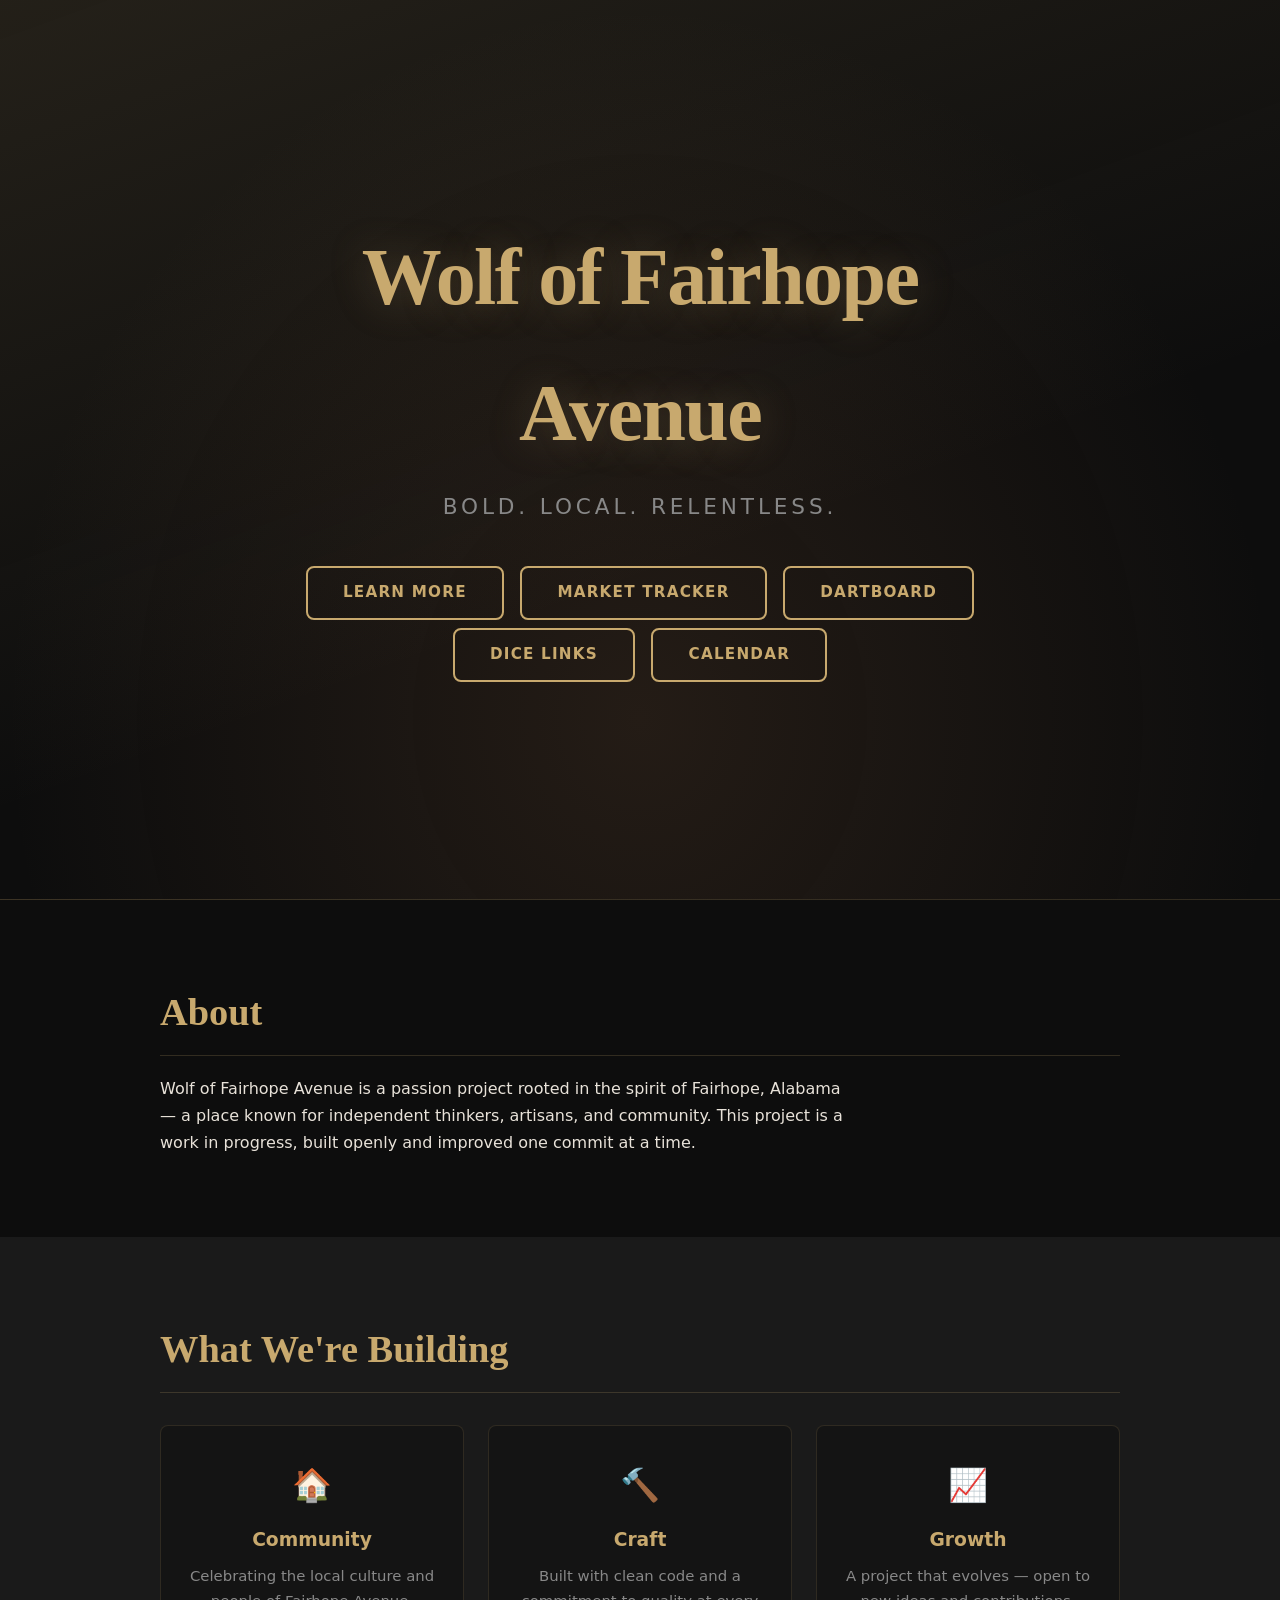
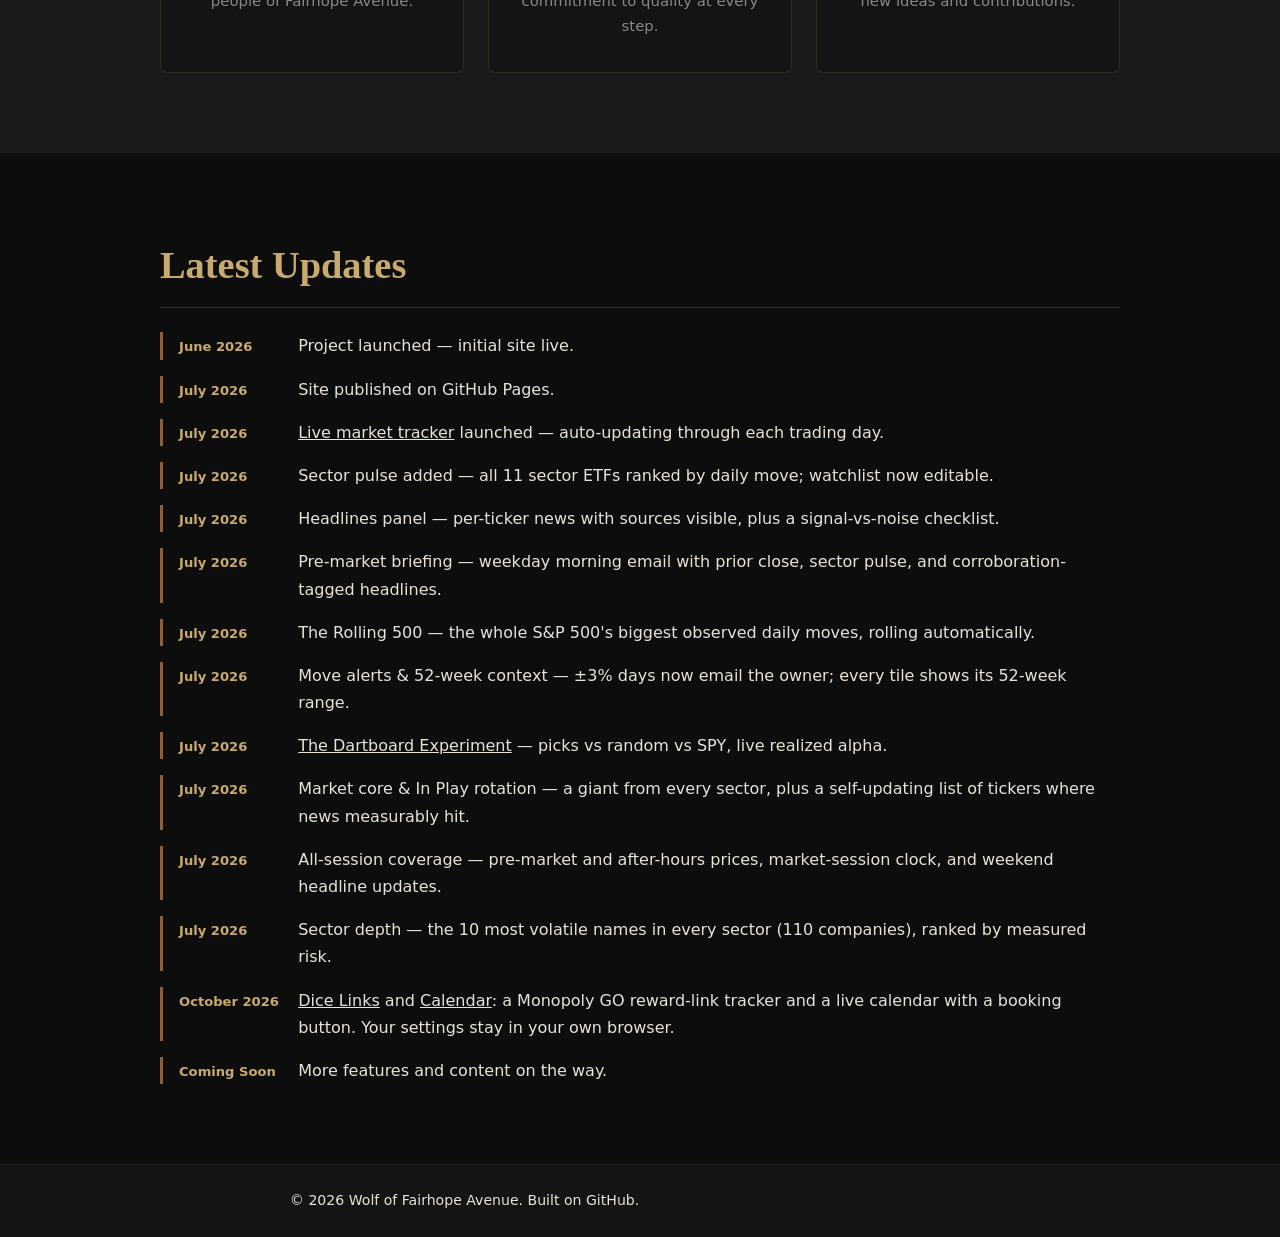
<file: index.html>
<!DOCTYPE html>
<html lang="en">
<head>
  <meta charset="UTF-8" />
  <meta name="viewport" content="width=device-width, initial-scale=1.0" />
  <title>Wolf of Fairhope Avenue</title>
  <meta name="description" content="Wolf of Fairhope Avenue — a project built in public, one commit at a time. Home of the live educational market tracker." />
  <link rel="icon" href="data:image/svg+xml,%3Csvg xmlns='http://www.w3.org/2000/svg' viewBox='0 0 100 100'%3E%3Ctext y='.9em' font-size='90'%3E%F0%9F%90%BA%3C/text%3E%3C/svg%3E" />
  <link rel="stylesheet" href="styles.css" />
</head>
<body>
  <a class="skip-link" href="#main">Skip to content</a>

  <header class="hero">
    <div class="hero-content">
      <h1 class="title">Wolf of Fairhope Avenue</h1>
      <p class="tagline">Bold. Local. Relentless.</p>
      <a href="#about" class="btn">Learn More</a>
      <a href="tracker.html" class="btn">Market Tracker</a>
      <a href="dartboard.html" class="btn">Dartboard</a>
      <a href="dice.html" class="btn">Dice Links</a>
      <a href="calendar.html" class="btn">Calendar</a>
    </div>
  </header>

  <main id="main">

    <section id="about" class="section">
      <div class="container">
        <h2>About</h2>
        <p>
          Wolf of Fairhope Avenue is a passion project rooted in the spirit of
          Fairhope, Alabama — a place known for independent thinkers, artisans,
          and community. This project is a work in progress, built openly and
          improved one commit at a time.
        </p>
      </div>
    </section>

    <section id="features" class="section section--alt">
      <div class="container">
        <h2>What We're Building</h2>
        <div class="cards">
          <div class="card">
            <span class="card-icon">&#127968;</span>
            <h3>Community</h3>
            <p>Celebrating the local culture and people of Fairhope Avenue.</p>
          </div>
          <div class="card">
            <span class="card-icon">&#128296;</span>
            <h3>Craft</h3>
            <p>Built with clean code and a commitment to quality at every step.</p>
          </div>
          <div class="card">
            <span class="card-icon">&#128200;</span>
            <h3>Growth</h3>
            <p>A project that evolves — open to new ideas and contributions.</p>
          </div>
        </div>
      </div>
    </section>

    <section id="updates" class="section">
      <div class="container">
        <h2>Latest Updates</h2>
        <ul class="updates-list">
          <li>
            <span class="update-date">June 2026</span>
            <span class="update-text">Project launched — initial site live.</span>
          </li>
          <li>
            <span class="update-date">July 2026</span>
            <span class="update-text">Site published on GitHub Pages.</span>
          </li>
          <li>
            <span class="update-date">July 2026</span>
            <span class="update-text"><a href="tracker.html" style="color:inherit">Live market tracker</a> launched — auto-updating through each trading day.</span>
          </li>
          <li>
            <span class="update-date">July 2026</span>
            <span class="update-text">Sector pulse added — all 11 sector ETFs ranked by daily move; watchlist now editable.</span>
          </li>
          <li>
            <span class="update-date">July 2026</span>
            <span class="update-text">Headlines panel — per-ticker news with sources visible, plus a signal-vs-noise checklist.</span>
          </li>
          <li>
            <span class="update-date">July 2026</span>
            <span class="update-text">Pre-market briefing — weekday morning email with prior close, sector pulse, and corroboration-tagged headlines.</span>
          </li>
          <li>
            <span class="update-date">July 2026</span>
            <span class="update-text">The Rolling 500 — the whole S&amp;P 500's biggest observed daily moves, rolling automatically.</span>
          </li>
          <li>
            <span class="update-date">July 2026</span>
            <span class="update-text">Move alerts &amp; 52-week context — ±3% days now email the owner; every tile shows its 52-week range.</span>
          </li>
          <li>
            <span class="update-date">July 2026</span>
            <span class="update-text"><a href="dartboard.html" style="color:inherit">The Dartboard Experiment</a> — picks vs random vs SPY, live realized alpha.</span>
          </li>
          <li>
            <span class="update-date">July 2026</span>
            <span class="update-text">Market core &amp; In Play rotation — a giant from every sector, plus a self-updating list of tickers where news measurably hit.</span>
          </li>
          <li>
            <span class="update-date">July 2026</span>
            <span class="update-text">All-session coverage — pre-market and after-hours prices, market-session clock, and weekend headline updates.</span>
          </li>
          <li>
            <span class="update-date">July 2026</span>
            <span class="update-text">Sector depth — the 10 most volatile names in every sector (110 companies), ranked by measured risk.</span>
          </li>
          <li>
            <span class="update-date">October 2026</span>
            <span class="update-text"><a href="dice.html" style="color:inherit">Dice Links</a> and <a href="calendar.html" style="color:inherit">Calendar</a>: a Monopoly GO reward-link tracker and a live calendar with a booking button. Your settings stay in your own browser.</span>
          </li>
          <li>
            <span class="update-date">Coming Soon</span>
            <span class="update-text">More features and content on the way.</span>
          </li>
        </ul>
      </div>
    </section>

  </main>

  <footer class="footer">
    <div class="container">
      <p>&copy; 2026 Wolf of Fairhope Avenue. Built on GitHub.</p>
    </div>
  </footer>

</body>
</html>
</file>
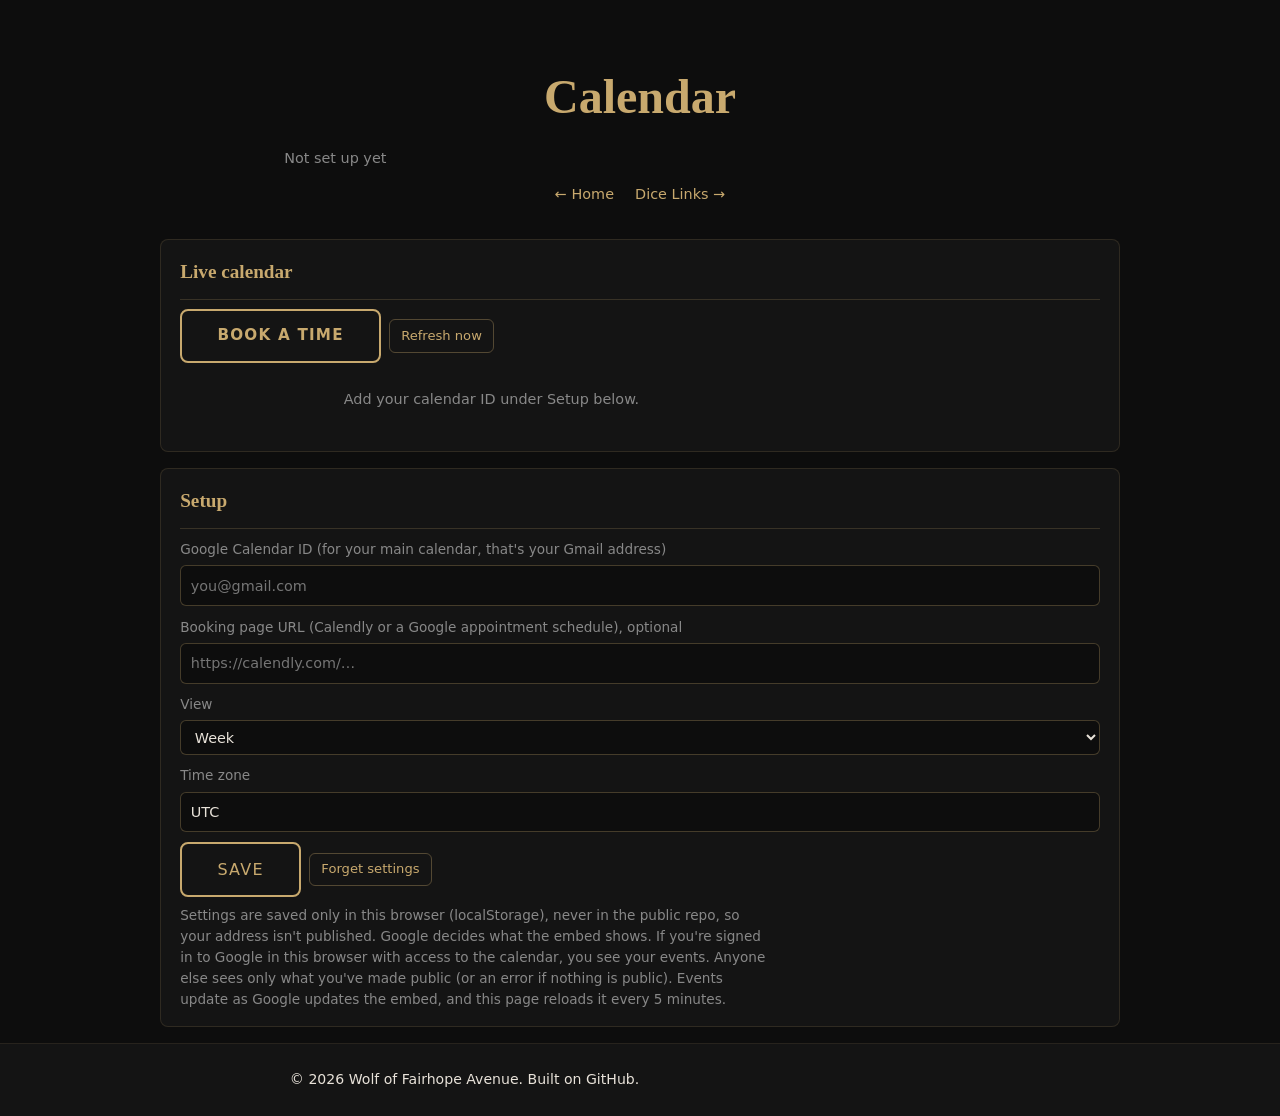
<file: calendar.html>
<!DOCTYPE html>
<html lang="en">
<head>
  <meta charset="UTF-8" />
  <meta name="viewport" content="width=device-width, initial-scale=1.0" />
  <title>Calendar — Wolf of Fairhope Avenue</title>
  <meta name="description" content="Live view of a Google Calendar plus a booking link, set up in your own browser." />
  <link rel="icon" href="data:image/svg+xml,%3Csvg xmlns='http://www.w3.org/2000/svg' viewBox='0 0 100 100'%3E%3Ctext y='.9em' font-size='90'%3E%F0%9F%93%85%3C/text%3E%3C/svg%3E" />
  <link rel="stylesheet" href="styles.css" />
  <style>
    .app-header { padding: 3.5rem 1.5rem 1rem; text-align: center; }
    .app-header h1 { font-family: var(--font-display); font-size: clamp(1.8rem, 4.5vw, 3rem); color: var(--color-accent); }
    .app-meta { color: var(--color-muted); font-size: .9rem; margin-top: .5rem; }
    .back-link { display: inline-block; margin: .75rem .5rem 0; color: var(--color-accent); text-decoration: none; font-size: .9rem; }
    .back-link:hover { text-decoration: underline; }
    .panel { max-width: var(--max-w); margin: 1rem auto; padding: 1rem 1.2rem; background: var(--color-surface);
      border: 1px solid rgba(200,169,110,.15); border-radius: var(--radius); }
    .panel h2 { font-family: var(--font-display); color: var(--color-accent); font-size: 1.2rem; margin-bottom: .6rem; }
    .panel p.note { color: var(--color-muted); font-size: .85rem; line-height: 1.55; margin-top: .5rem; }
    .row { display: flex; flex-wrap: wrap; gap: .5rem; margin-top: .6rem; align-items: center; }
    .row .btn { margin: 0; }
    button.btn { cursor: pointer; font: inherit; background: none; }
    .mini { background: none; border: 1px solid rgba(200,169,110,.35); color: var(--color-accent); border-radius: 6px;
      padding: .3rem .7rem; font: inherit; font-size: .82rem; cursor: pointer; }
    .field { display: grid; gap: .25rem; margin-top: .6rem; }
    .field label { color: var(--color-muted); font-size: .85rem; }
    .field input, .field select { background: var(--color-bg); color: var(--color-text); border: 1px solid rgba(200,169,110,.3);
      border-radius: 6px; padding: .45rem .6rem; font: inherit; font-size: .9rem; width: 100%; }
    .cal-frame { width: 100%; height: 70vh; min-height: 480px; border: 0; border-radius: var(--radius); background: #fff; }
    .empty { color: var(--color-muted); font-size: .9rem; padding: 1.5rem 0; text-align: center; }
    .status { color: var(--color-accent); font-size: .85rem; min-height: 1.2em; }
    @media (max-width: 600px) { .panel { margin: 1rem; } .cal-frame { height: 60vh; } }
  </style>
</head>
<body>
  <a class="skip-link" href="#cal-h">Skip to calendar</a>

  <header class="app-header">
    <h1>Calendar</h1>
    <p class="app-meta" id="meta">Not set up yet</p>
    <div>
      <a class="back-link" href="index.html">← Home</a>
      <a class="back-link" href="dice.html">Dice Links →</a>
    </div>
  </header>

  <main id="main">
    <section class="panel" aria-labelledby="cal-h">
      <h2 id="cal-h">Live calendar</h2>
      <div class="row">
        <a class="btn" id="book-btn" target="_blank" rel="noopener noreferrer" hidden>Book a time</a>
        <button class="mini" id="refresh-btn" type="button">Refresh now</button>
      </div>
      <div id="cal-wrap"><p class="empty">Add your calendar ID under Setup below.</p></div>
    </section>

    <section class="panel" aria-labelledby="setup-h">
      <h2 id="setup-h">Setup</h2>
      <form id="setup">
        <div class="field">
          <label for="cal-id">Google Calendar ID (for your main calendar, that's your Gmail address)</label>
          <input id="cal-id" type="text" autocomplete="off" spellcheck="false" placeholder="you@gmail.com" />
        </div>
        <div class="field">
          <label for="book-url">Booking page URL (Calendly or a Google appointment schedule), optional</label>
          <input id="book-url" type="url" autocomplete="off" spellcheck="false" placeholder="https://calendly.com/…" />
        </div>
        <div class="field">
          <label for="view">View</label>
          <select id="view"><option value="week">Week</option><option value="month">Month</option><option value="agenda">Agenda</option></select>
        </div>
        <div class="field">
          <label for="tz">Time zone</label>
          <input id="tz" type="text" autocomplete="off" spellcheck="false" />
        </div>
        <div class="row">
          <button class="btn" type="submit">Save</button>
          <button class="mini" id="forget-btn" type="button">Forget settings</button>
          <span class="status" id="status" role="status" aria-live="polite"></span>
        </div>
      </form>
      <p class="note">Settings are saved only in this browser (localStorage), never in the public repo,
        so your address isn't published. Google decides what the embed shows. If you're signed in to
        Google in this browser with access to the calendar, you see your events. Anyone else sees
        only what you've made public (or an error if nothing is public). Events update as Google
        updates the embed, and this page reloads it every 5 minutes.</p>
    </section>
  </main>

  <footer class="footer">
    <div class="container"><p>&copy; 2026 Wolf of Fairhope Avenue. Built on GitHub.</p></div>
  </footer>

  <script src="personal-apps.js"></script>
  <script>
  (function () {
    "use strict";
    var PA = window.PersonalApps;
    var KEY = "wofa.calendar.v1";
    var REFRESH_MS = 5 * 60 * 1000;
    var browserTz = (Intl.DateTimeFormat().resolvedOptions().timeZone) || "UTC";
    var cfg = { calendarId: "", bookingUrl: "", view: "week", tz: browserTz };
    var timer = null;

    function load() {
      try {
        var s = JSON.parse(localStorage.getItem(KEY) || "null");
        if (s && typeof s === "object") {
          ["calendarId", "bookingUrl", "view", "tz"].forEach(function (k) { if (typeof s[k] === "string" && s[k]) cfg[k] = s[k]; });
        }
      } catch (e) { /* storage blocked: page still works for this visit */ }
    }
    function save() {
      try { localStorage.setItem(KEY, JSON.stringify(cfg)); return true; } catch (e) { return false; }
    }
    function say(msg) { document.getElementById("status").textContent = msg; }

    function renderCalendar() {
      var wrap = document.getElementById("cal-wrap");
      var src = PA.buildCalendarEmbedUrl(cfg.calendarId, cfg.tz, cfg.view);
      if (!src) {
        wrap.textContent = "";
        var p = document.createElement("p"); p.className = "empty";
        p.textContent = "Add your calendar ID under Setup below."; wrap.appendChild(p);
        document.getElementById("meta").textContent = "Not set up yet";
        return;
      }
      var f = wrap.querySelector("iframe");
      if (!f) {
        wrap.textContent = "";
        f = document.createElement("iframe");
        f.className = "cal-frame"; f.title = "Google Calendar"; f.loading = "lazy";
        f.referrerPolicy = "no-referrer";
        wrap.appendChild(f);
      }
      f.src = src;
      document.getElementById("meta").textContent =
        "Updated " + new Date().toLocaleTimeString([], { hour: "numeric", minute: "2-digit", timeZoneName: "short" }) + " · " + cfg.tz;
    }

    function renderBooking() {
      var b = document.getElementById("book-btn");
      var url = PA.safeHttpsUrl(cfg.bookingUrl);
      if (url) { b.href = url; b.hidden = false; } else { b.removeAttribute("href"); b.hidden = true; }
    }

    function fillForm() {
      document.getElementById("cal-id").value = cfg.calendarId;
      document.getElementById("book-url").value = cfg.bookingUrl;
      document.getElementById("view").value = cfg.view;
      document.getElementById("tz").value = cfg.tz;
    }

    function validTz(tz) {
      try { Intl.DateTimeFormat(undefined, { timeZone: tz }); return true; } catch (e) { return false; }
    }

    function start() {
      renderCalendar(); renderBooking();
      if (timer) clearInterval(timer);
      timer = setInterval(function () { if (!document.hidden) renderCalendar(); }, REFRESH_MS);
    }

    document.getElementById("setup").addEventListener("submit", function (e) {
      e.preventDefault();
      var id = document.getElementById("cal-id").value.trim();
      var book = document.getElementById("book-url").value.trim();
      var tz = document.getElementById("tz").value.trim() || browserTz;
      if (id && !PA.buildCalendarEmbedUrl(id, tz, "week")) { say("A calendar ID can't contain spaces."); return; }
      if (book && !PA.safeHttpsUrl(book)) { say("The booking URL has to start with https://"); return; }
      if (!validTz(tz)) { say("Unknown time zone. Use a name like America/Chicago."); return; }
      cfg = { calendarId: id, bookingUrl: book, view: document.getElementById("view").value, tz: tz };
      say(save() ? "Saved." : "Showing it now, but this browser won't let it be saved.");
      start();
    });
    document.getElementById("forget-btn").addEventListener("click", function () {
      try { localStorage.removeItem(KEY); } catch (e) { /* nothing stored */ }
      cfg = { calendarId: "", bookingUrl: "", view: "week", tz: browserTz };
      fillForm(); start(); say("Settings removed from this browser.");
    });
    document.getElementById("refresh-btn").addEventListener("click", renderCalendar);

    load(); fillForm(); start();
  })();
  </script>
</body>
</html>
</file>
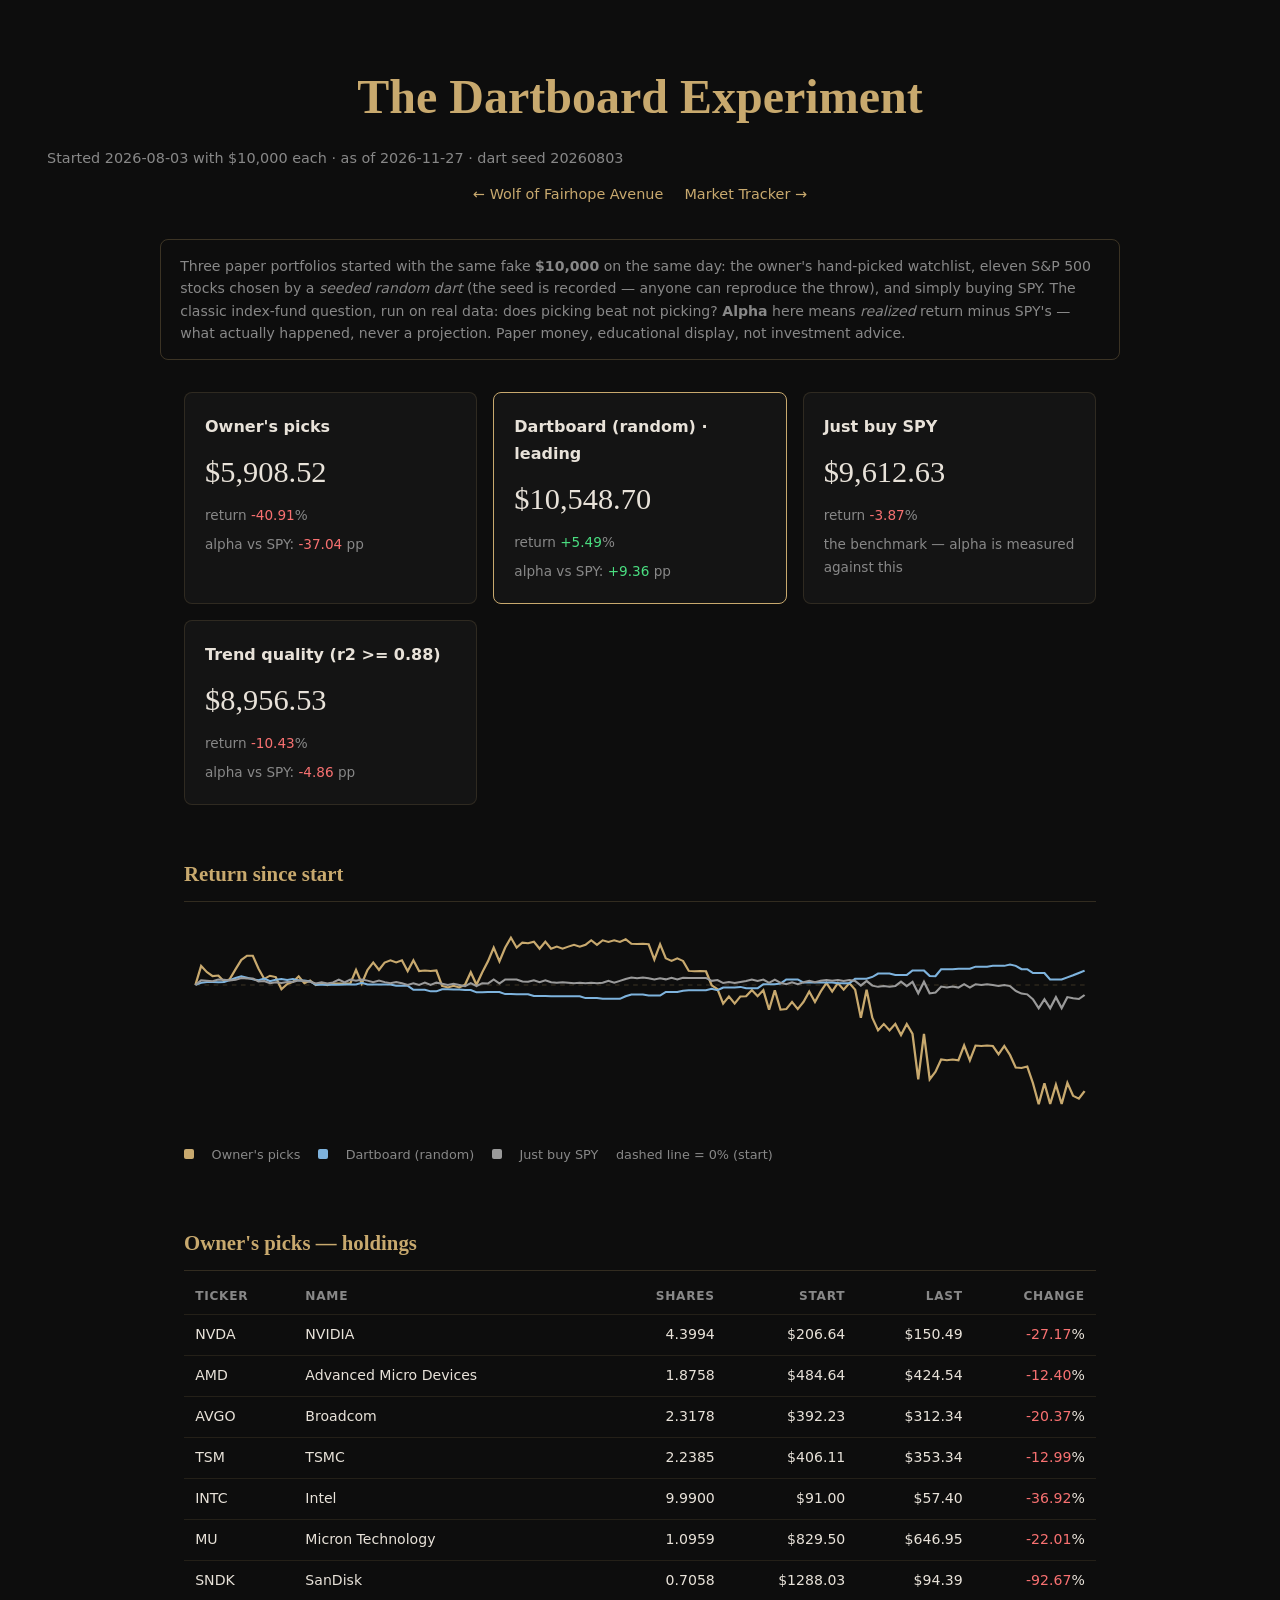
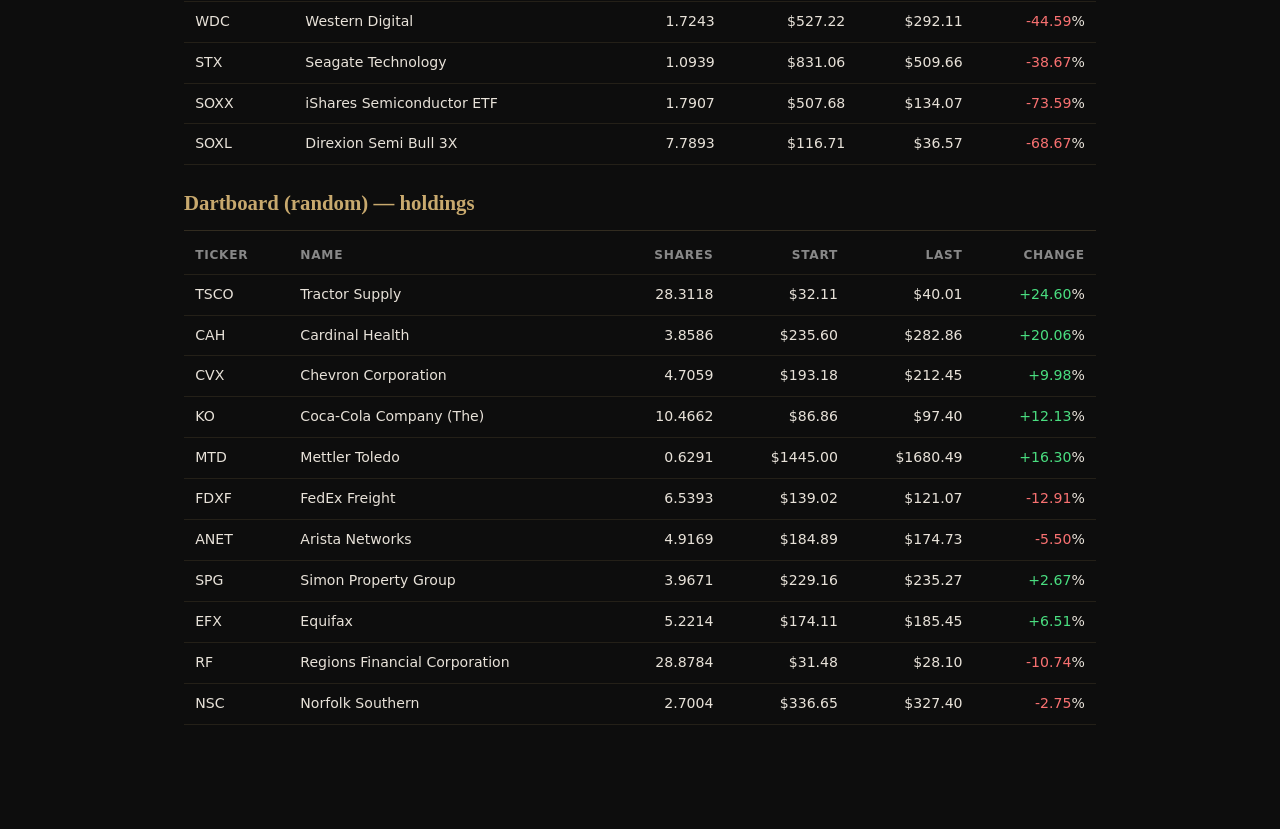
<file: dartboard.html>
<!DOCTYPE html>
<html lang="en">
<head>
  <meta charset="UTF-8" />
  <meta name="viewport" content="width=device-width, initial-scale=1.0" />
  <title>The Dartboard Experiment — Wolf of Fairhope Avenue</title>
  <meta name="description" content="Three paper portfolios, same fake $10,000: owner's picks vs a random dartboard vs just buying SPY. Live realized alpha, observed daily." />
  <link rel="icon" href="data:image/svg+xml,%3Csvg xmlns='http://www.w3.org/2000/svg' viewBox='0 0 100 100'%3E%3Ctext y='.9em' font-size='90'%3E%F0%9F%8E%AF%3C/text%3E%3C/svg%3E" />
  <link rel="stylesheet" href="styles.css" />
  <style>
    .dart-header { padding: 3.5rem 1.5rem 1rem; text-align: center; }
    .dart-header h1 {
      font-family: var(--font-display);
      font-size: clamp(1.8rem, 4.5vw, 3rem);
      color: var(--color-accent);
    }
    .dart-meta { color: var(--color-muted); font-size: .9rem; margin-top: .5rem; }
    .back-link {
      display: inline-block; margin: .75rem .5rem 0; color: var(--color-accent);
      text-decoration: none; font-size: .9rem;
    }
    .back-link:hover { text-decoration: underline; }
    .explainer {
      max-width: var(--max-w); margin: 1rem auto 0; padding: .9rem 1.2rem;
      border: 1px solid rgba(200,169,110,.25); border-radius: var(--radius);
      color: var(--color-muted); font-size: .88rem; line-height: 1.6;
    }
    .port-cards {
      max-width: var(--max-w); margin: 2rem auto; padding: 0 1.5rem;
      display: grid; grid-template-columns: repeat(auto-fit, minmax(240px, 1fr)); gap: 1rem;
    }
    .port-card {
      background: var(--color-surface); border: 1px solid rgba(200,169,110,.15);
      border-radius: var(--radius); padding: 1.25rem;
    }
    .port-card.leader { border-color: var(--color-accent); }
    .port-label { font-weight: 700; color: var(--color-text); }
    .port-value {
      font-family: var(--font-display); font-size: 1.9rem; color: var(--color-text);
      font-variant-numeric: tabular-nums; margin-top: .4rem;
    }
    .port-line { color: var(--color-muted); font-size: .85rem; margin-top: .35rem; font-variant-numeric: tabular-nums; }
    .alpha-pos { color: #4ade80; }
    .alpha-neg { color: #f87171; }
    .section-wrap { max-width: var(--max-w); margin: 1rem auto 2.5rem; padding: 0 1.5rem; overflow-x: auto; }
    .section-wrap h2 { font-family: var(--font-display); color: var(--color-accent); font-size: 1.3rem; margin: 1.2rem 0 .4rem; }
    table.holdings { width: 100%; border-collapse: collapse; font-size: .88rem; }
    table.holdings th, table.holdings td {
      text-align: right; padding: .5rem .7rem;
      border-bottom: 1px solid rgba(200,169,110,.12);
      font-variant-numeric: tabular-nums; white-space: nowrap;
    }
    table.holdings th:first-child, table.holdings td:first-child,
    table.holdings th:nth-child(2), table.holdings td:nth-child(2) { text-align: left; }
    table.holdings th {
      color: var(--color-muted); font-weight: 600; font-size: .76rem;
      text-transform: uppercase; letter-spacing: .06em;
    }
    .chart-box { margin-top: .6rem; }
    .legend { color: var(--color-muted); font-size: .8rem; margin-top: .3rem; }
    .legend span { margin-right: 1.1rem; }
    .swatch { display: inline-block; width: 10px; height: 10px; border-radius: 2px; margin-right: .35rem; vertical-align: baseline; }
    .status-line { text-align: center; color: var(--color-muted); font-size: .85rem; padding: 2rem; }
  </style>
</head>
<body>
  <a class="skip-link" href="#cards">Skip to portfolios</a>

  <header class="dart-header">
    <h1>The Dartboard Experiment</h1>
    <p class="dart-meta" id="meta">Loading…</p>
    <div>
      <a class="back-link" href="index.html">&larr; Wolf of Fairhope Avenue</a>
      <a class="back-link" href="tracker.html">Market Tracker &rarr;</a>
    </div>
  </header>

  <p class="explainer">
    Three paper portfolios started with the same fake <strong>$10,000</strong> on the same day:
    the owner's hand-picked watchlist, eleven S&amp;P&nbsp;500 stocks chosen by a
    <em>seeded random dart</em> (the seed is recorded — anyone can reproduce the throw),
    and simply buying SPY. The classic index-fund question, run on real data:
    does picking beat not picking? <strong>Alpha</strong> here means <em>realized</em>
    return minus SPY's — what actually happened, never a projection.
    Paper money, educational display, not investment advice.
  </p>

  <section class="port-cards" id="cards"></section>

  <div class="section-wrap" id="chart-wrap" hidden>
    <h2>Return since start</h2>
    <div class="chart-box"><svg id="chart" width="100%" height="220" viewBox="0 0 800 220" preserveAspectRatio="none" role="img" aria-label="Portfolio return history chart"></svg></div>
    <div class="legend" id="legend"></div>
  </div>

  <div class="section-wrap" id="holdings-wrap"></div>

  <p class="status-line" id="status"></p>

  <script>
    const RAW_BASE = "https://raw.githubusercontent.com/modernuser/skills-introduction-to-github/data/";
    const COLORS = { owner: "#c8a96e", dartboard: "#7eb3dd", spy: "#9a9a9a" };

    function esc(v) {
      return String(v).replace(/[&<>"']/g, c => ({"&":"&amp;","<":"&lt;",">":"&gt;",'"':"&quot;","'":"&#39;"}[c]));
    }

    function fmtPP(v) {
      const cls = v >= 0 ? "alpha-pos" : "alpha-neg";
      return `<span class="${cls}">${v >= 0 ? "+" : ""}${v.toFixed(2)}</span>`;
    }

    function renderCards(d) {
      const keys = Object.keys(d.portfolios);
      const best = keys.reduce((a, b) =>
        d.portfolios[a].return_pct >= d.portfolios[b].return_pct ? a : b);
      document.getElementById("cards").innerHTML = keys.map(k => {
        const p = d.portfolios[k];
        const alpha = k === "spy"
          ? `<div class="port-line">the benchmark — alpha is measured against this</div>`
          : `<div class="port-line">alpha vs SPY: ${fmtPP(p.alpha_pp)} pp</div>`;
        return `<article class="port-card ${k === best ? "leader" : ""}">
          <div class="port-label">${p.label}${k === best ? " · leading" : ""}</div>
          <div class="port-value">$${p.value.toLocaleString("en-US", {minimumFractionDigits: 2})}</div>
          <div class="port-line">return ${fmtPP(p.return_pct)}%</div>
          ${alpha}
        </article>`;
      }).join("");
    }

    function renderChart(d) {
      const hist = d.history || [];
      if (hist.length < 2) return;
      document.getElementById("chart-wrap").hidden = false;
      const keys = ["owner", "dartboard", "spy"];
      const all = hist.flatMap(pt => keys.map(k => pt[k]));
      const lo = Math.min(...all, 0), hi = Math.max(...all, 0);
      const pad = (hi - lo) * 0.1 || 1;
      const y = v => 210 - (v - lo + pad) / (hi - lo + 2 * pad) * 200;
      const x = i => 10 + i / (hist.length - 1) * 780;
      const zero = y(0);
      let svg = `<line x1="10" y1="${zero}" x2="790" y2="${zero}" stroke="rgba(200,169,110,.25)" stroke-dasharray="4 4"/>`;
      for (const k of keys) {
        const pts = hist.map((pt, i) => `${x(i)},${y(pt[k])}`).join(" ");
        svg += `<polyline points="${pts}" fill="none" stroke="${COLORS[k]}" stroke-width="2"/>`;
      }
      document.getElementById("chart").innerHTML = svg;
      document.getElementById("legend").innerHTML = keys.map(k =>
        `<span><span class="swatch" style="background:${COLORS[k]}"></span>${d.portfolios[k].label}</span>`
      ).join("") + `<span>dashed line = 0% (start)</span>`;
    }

    function renderHoldings(d) {
      const rows = p => p.holdings.map(h => {
        const chg = (h.last_close - h.start_close) / h.start_close * 100;
        return `<tr><td>${esc(h.symbol)}</td><td>${esc(h.name)}</td>
          <td>${h.shares.toFixed(4)}</td><td>$${h.start_close.toFixed(2)}</td>
          <td>$${h.last_close.toFixed(2)}</td><td>${fmtPP(chg)}%</td></tr>`;
      }).join("");
      document.getElementById("holdings-wrap").innerHTML =
        ["owner", "dartboard"].map(k => `
          <h2>${d.portfolios[k].label} — holdings</h2>
          <table class="holdings">
            <thead><tr><th>Ticker</th><th>Name</th><th>Shares</th><th>Start</th><th>Last</th><th>Change</th></tr></thead>
            <tbody>${rows(d.portfolios[k])}</tbody>
          </table>`).join("");
    }

    async function load() {
      const bust = "?t=" + Date.now();
      for (const url of [RAW_BASE + "data/portfolios.json", "data/portfolios.json"]) {
        try {
          const resp = await fetch(url + bust, { cache: "no-store" });
          if (!resp.ok) continue;
          const d = await resp.json();
          document.getElementById("meta").textContent =
            `Started ${d.start_date} with $${d.start_cash.toLocaleString()} each · ` +
            `as of ${d.asof} · dart seed ${d.rng_seed}`;
          renderCards(d); renderChart(d); renderHoldings(d);
          return;
        } catch (e) { /* try next source */ }
      }
      document.getElementById("status").textContent =
        "The experiment seeds itself on its first market-hours run — check back after the next trading day.";
    }
    load();
    setInterval(load, 20 * 60 * 1000);
  </script>
</body>
</html>
</file>
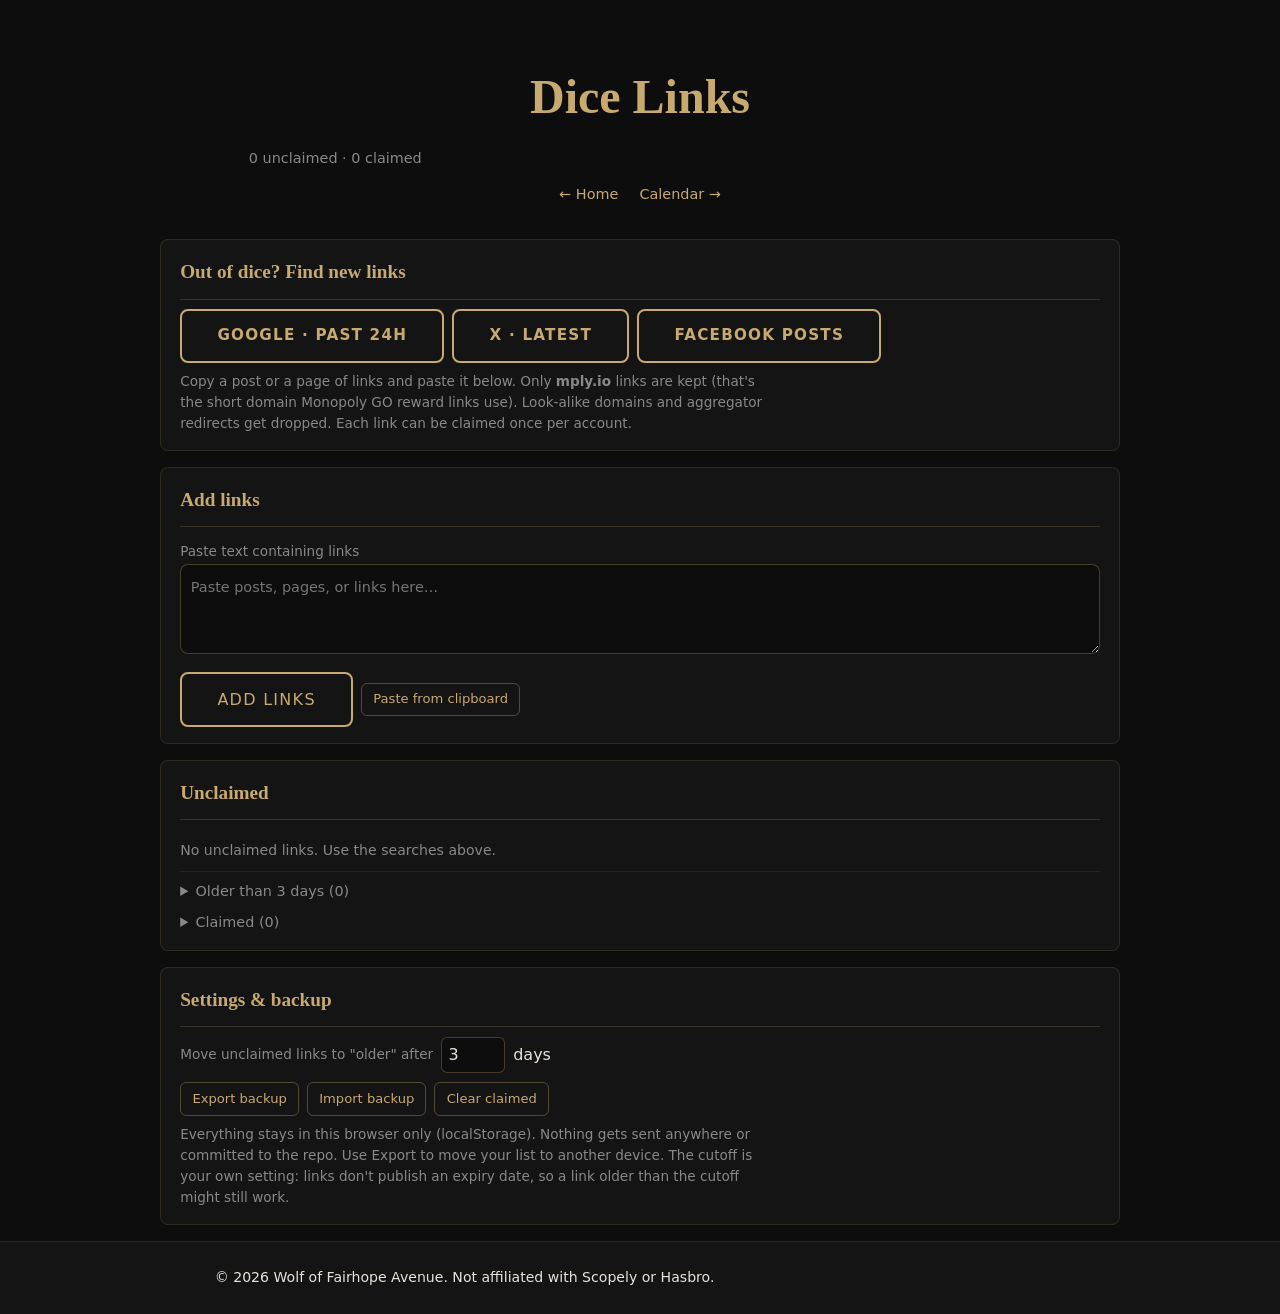
<file: dice.html>
<!DOCTYPE html>
<html lang="en">
<head>
  <meta charset="UTF-8" />
  <meta name="viewport" content="width=device-width, initial-scale=1.0" />
  <title>Dice Links — Wolf of Fairhope Avenue</title>
  <meta name="description" content="Personal tracker for Monopoly GO reward links: paste, claim once, find more from live searches." />
  <link rel="icon" href="data:image/svg+xml,%3Csvg xmlns='http://www.w3.org/2000/svg' viewBox='0 0 100 100'%3E%3Ctext y='.9em' font-size='90'%3E%F0%9F%8E%B2%3C/text%3E%3C/svg%3E" />
  <link rel="stylesheet" href="styles.css" />
  <style>
    .app-header { padding: 3.5rem 1.5rem 1rem; text-align: center; }
    .app-header h1 { font-family: var(--font-display); font-size: clamp(1.8rem, 4.5vw, 3rem); color: var(--color-accent); }
    .app-meta { color: var(--color-muted); font-size: .9rem; margin-top: .5rem; }
    .back-link { display: inline-block; margin: .75rem .5rem 0; color: var(--color-accent); text-decoration: none; font-size: .9rem; }
    .back-link:hover { text-decoration: underline; }
    .panel { max-width: var(--max-w); margin: 1rem auto; padding: 1rem 1.2rem; background: var(--color-surface);
      border: 1px solid rgba(200,169,110,.15); border-radius: var(--radius); }
    .panel h2 { font-family: var(--font-display); color: var(--color-accent); font-size: 1.2rem; margin-bottom: .6rem; }
    .panel p.note { color: var(--color-muted); font-size: .85rem; line-height: 1.55; margin-top: .5rem; }
    textarea { width: 100%; min-height: 90px; background: var(--color-bg); color: var(--color-text);
      border: 1px solid rgba(200,169,110,.3); border-radius: var(--radius); padding: .6rem; font: inherit; font-size: .9rem; }
    .row { display: flex; flex-wrap: wrap; gap: .5rem; margin-top: .6rem; align-items: center; }
    .row .btn { margin: 0; }
    button.btn { cursor: pointer; font: inherit; background: none; }
    .mini { background: none; border: 1px solid rgba(200,169,110,.35); color: var(--color-accent); border-radius: 6px;
      padding: .3rem .7rem; font: inherit; font-size: .82rem; cursor: pointer; }
    .mini:hover { background: rgba(200,169,110,.1); }
    ul.links { list-style: none; }
    ul.links li { display: flex; gap: .6rem; align-items: center; justify-content: space-between; flex-wrap: wrap;
      padding: .55rem 0; border-bottom: 1px solid rgba(200,169,110,.1); }
    .link-url { color: var(--color-text); word-break: break-all; font-size: .9rem; }
    .link-age { color: var(--color-muted); font-size: .78rem; display: block; }
    .empty { color: var(--color-muted); font-size: .88rem; padding: .4rem 0; }
    .status { color: var(--color-accent); font-size: .85rem; min-height: 1.2em; }
    details summary { cursor: pointer; color: var(--color-muted); font-size: .9rem; margin-top: .4rem; }
    label.inline { color: var(--color-muted); font-size: .85rem; }
    input[type=number] { width: 4rem; background: var(--color-bg); color: var(--color-text);
      border: 1px solid rgba(200,169,110,.3); border-radius: 6px; padding: .2rem .4rem; font: inherit; }
    @media (max-width: 600px) { .panel { margin: 1rem; } }
  </style>
</head>
<body>
  <a class="skip-link" href="#open-list">Skip to links</a>

  <header class="app-header">
    <h1>Dice Links</h1>
    <p class="app-meta" id="meta">Loading…</p>
    <div>
      <a class="back-link" href="index.html">← Home</a>
      <a class="back-link" href="calendar.html">Calendar →</a>
    </div>
  </header>

  <main id="main">
    <section class="panel" aria-labelledby="find-h">
      <h2 id="find-h">Out of dice? Find new links</h2>
      <div class="row">
        <a class="btn" target="_blank" rel="noopener noreferrer"
           href="https://www.google.com/search?q=%22mply.io%22+%22monopoly+go%22&amp;tbs=qdr:d">Google · past 24h</a>
        <a class="btn" target="_blank" rel="noopener noreferrer"
           href="https://x.com/search?q=mply.io%20monopoly%20go&amp;f=live">X · latest</a>
        <a class="btn" target="_blank" rel="noopener noreferrer"
           href="https://www.facebook.com/search/posts/?q=monopoly%20go%20free%20dice">Facebook posts</a>
      </div>
      <p class="note">Copy a post or a page of links and paste it below. Only <strong>mply.io</strong> links
        are kept (that's the short domain Monopoly GO reward links use). Look-alike domains and
        aggregator redirects get dropped. Each link can be claimed once per account.</p>
    </section>

    <section class="panel" aria-labelledby="add-h">
      <h2 id="add-h">Add links</h2>
      <label for="paste" class="inline">Paste text containing links</label>
      <textarea id="paste" placeholder="Paste posts, pages, or links here…"></textarea>
      <div class="row">
        <button class="btn" id="add-btn" type="button">Add links</button>
        <button class="mini" id="clip-btn" type="button">Paste from clipboard</button>
        <span class="status" id="status" role="status" aria-live="polite"></span>
      </div>
    </section>

    <section class="panel" aria-labelledby="open-h">
      <h2 id="open-h">Unclaimed</h2>
      <ul class="links" id="open-list"></ul>
      <details>
        <summary id="old-summary">Older than cutoff</summary>
        <ul class="links" id="old-list"></ul>
      </details>
      <details>
        <summary id="claimed-summary">Claimed</summary>
        <ul class="links" id="claimed-list"></ul>
      </details>
    </section>

    <section class="panel" aria-labelledby="set-h">
      <h2 id="set-h">Settings &amp; backup</h2>
      <div class="row">
        <label class="inline" for="cutoff">Move unclaimed links to "older" after</label>
        <input type="number" id="cutoff" min="1" max="30" value="3" />
        <span class="inline">days</span>
      </div>
      <div class="row">
        <button class="mini" id="export-btn" type="button">Export backup</button>
        <label class="mini" for="import-file">Import backup</label>
        <input type="file" id="import-file" accept="application/json" hidden />
        <button class="mini" id="clear-btn" type="button">Clear claimed</button>
      </div>
      <p class="note">Everything stays in this browser only (localStorage). Nothing gets sent anywhere or
        committed to the repo. Use Export to move your list to another device. The cutoff is
        your own setting: links don't publish an expiry date, so a link older than the cutoff
        might still work.</p>
    </section>
  </main>

  <footer class="footer">
    <div class="container"><p>&copy; 2026 Wolf of Fairhope Avenue. Not affiliated with Scopely or Hasbro.</p></div>
  </footer>

  <script src="personal-apps.js"></script>
  <script>
  (function () {
    "use strict";
    var PA = window.PersonalApps;
    var KEY = "wofa.dice.v1";
    var state = { links: [], hideAfterDays: 3 };

    function load() {
      try {
        var s = JSON.parse(localStorage.getItem(KEY) || "null");
        if (s && Array.isArray(s.links)) state = { links: s.links, hideAfterDays: s.hideAfterDays || 3 };
      } catch (e) { /* private mode or corrupt value: start empty */ }
    }
    function save() {
      try { localStorage.setItem(KEY, JSON.stringify(state)); }
      catch (e) { say("Couldn't save. This browser is blocking storage."); }
    }
    function say(msg) { document.getElementById("status").textContent = msg; }

    function age(iso) {
      var h = Math.floor((Date.now() - Date.parse(iso)) / 36e5);
      return h < 1 ? "added just now" : h < 48 ? "added " + h + "h ago" : "added " + Math.floor(h / 24) + "d ago";
    }

    function item(l) {
      var li = document.createElement("li");
      var left = document.createElement("div");
      var a = document.createElement("a");
      a.className = "link-url"; a.href = l.url; a.textContent = l.url;
      a.target = "_blank"; a.rel = "noopener noreferrer";
      a.addEventListener("click", function () { if (!l.claimed_at) setClaimed(l.url, true); });
      var sm = document.createElement("span");
      sm.className = "link-age"; sm.textContent = l.claimed_at ? "claimed " + new Date(l.claimed_at).toLocaleString() : age(l.added_at);
      left.appendChild(a); left.appendChild(sm);
      var btn = document.createElement("button");
      btn.type = "button"; btn.className = "mini";
      btn.textContent = l.claimed_at ? "Undo" : "Mark claimed";
      btn.addEventListener("click", function () { setClaimed(l.url, !l.claimed_at); });
      li.appendChild(left); li.appendChild(btn);
      return li;
    }

    function fill(id, list, emptyText) {
      var ul = document.getElementById(id);
      ul.textContent = "";
      if (!list.length) {
        var li = document.createElement("li"); li.className = "empty"; li.textContent = emptyText; ul.appendChild(li);
      }
      list.forEach(function (l) { ul.appendChild(item(l)); });
    }

    function render() {
      var p = PA.partitionLinks(state.links, new Date().toISOString(), state.hideAfterDays);
      fill("open-list", p.open, "No unclaimed links. Use the searches above.");
      fill("old-list", p.old, "None.");
      fill("claimed-list", p.claimed, "None yet.");
      document.getElementById("old-summary").textContent = "Older than " + state.hideAfterDays + " days (" + p.old.length + ")";
      document.getElementById("claimed-summary").textContent = "Claimed (" + p.claimed.length + ")";
      document.getElementById("meta").textContent = p.open.length + " unclaimed · " + p.claimed.length + " claimed";
      document.getElementById("cutoff").value = state.hideAfterDays;
    }

    function setClaimed(url, on) {
      state.links.forEach(function (l) { if (l.url === url) l.claimed_at = on ? new Date().toISOString() : null; });
      save(); render();
    }

    function addFrom(text) {
      var urls = PA.extractDiceLinks(text);
      var r = PA.mergeLinks(state.links, urls, new Date().toISOString());
      state.links = r.links; save(); render();
      say(urls.length ? r.added + " new, " + (urls.length - r.added) + " already in your list." : "No mply.io links found in that text.");
    }

    document.getElementById("add-btn").addEventListener("click", function () {
      var ta = document.getElementById("paste"); addFrom(ta.value); ta.value = "";
    });
    document.getElementById("clip-btn").addEventListener("click", function () {
      if (!navigator.clipboard || !navigator.clipboard.readText) { say("Clipboard isn't available here. Paste into the box instead."); return; }
      navigator.clipboard.readText().then(addFrom, function () { say("Clipboard permission denied. Paste into the box instead."); });
    });
    document.getElementById("cutoff").addEventListener("change", function (e) {
      var n = parseInt(e.target.value, 10);
      if (n >= 1 && n <= 30) { state.hideAfterDays = n; save(); render(); }
    });
    document.getElementById("clear-btn").addEventListener("click", function () {
      if (!confirm("Remove all claimed links from this list?")) return;
      state.links = state.links.filter(function (l) { return !l.claimed_at; }); save(); render();
    });
    document.getElementById("export-btn").addEventListener("click", function () {
      var blob = new Blob([JSON.stringify(state, null, 2)], { type: "application/json" });
      var a = document.createElement("a");
      a.href = URL.createObjectURL(blob); a.download = "dice-links-backup.json"; a.click();
      setTimeout(function () { URL.revokeObjectURL(a.href); }, 1000);
    });
    document.getElementById("import-file").addEventListener("change", function (e) {
      var f = e.target.files[0]; if (!f) return;
      f.text().then(function (t) {
        var s = JSON.parse(t);
        if (!s || !Array.isArray(s.links)) throw new Error("bad file");
        // Re-validate every URL: an imported file is untrusted input.
        var urls = s.links.map(function (l) { return l && l.url; }).join(" ");
        var keep = PA.extractDiceLinks(urls);
        var byUrl = {}; s.links.forEach(function (l) { if (l && l.url) byUrl[l.url] = l; });
        var r = PA.mergeLinks(state.links, [], "");
        keep.forEach(function (u) {
          if (r.links.some(function (l) { return l.url === u; })) return;
          var src = byUrl[u] || {};
          r.links.push({ url: u, added_at: typeof src.added_at === "string" ? src.added_at : new Date().toISOString(),
                         claimed_at: typeof src.claimed_at === "string" ? src.claimed_at : null });
        });
        state.links = PA.mergeLinks(r.links, [], "").links; save(); render();
        say("Imported " + keep.length + " links.");
      }).catch(function () { say("That file isn't a dice-links backup."); });
      e.target.value = "";
    });

    load(); render();
  })();
  </script>
</body>
</html>
</file>
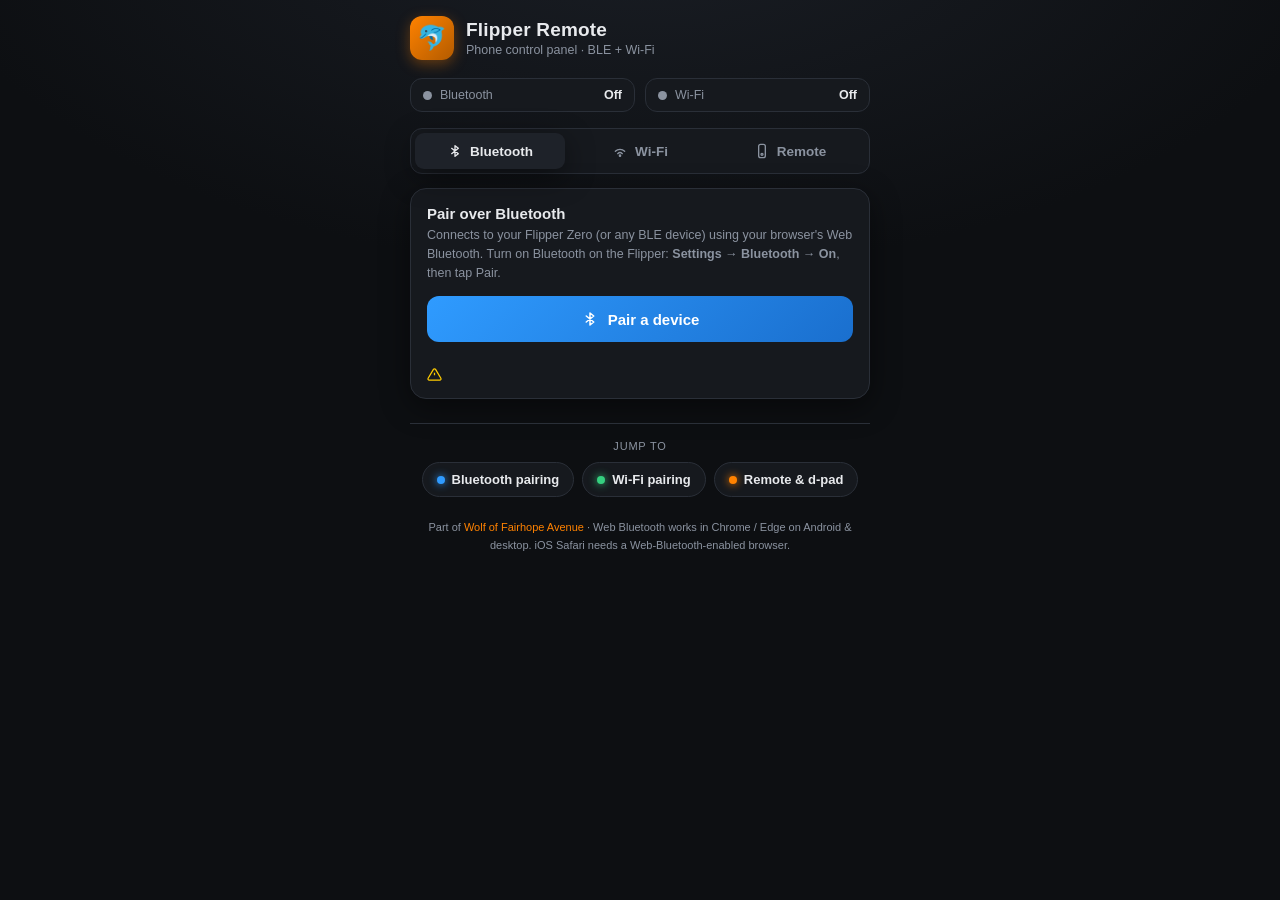
<file: flipper-remote.html>
<!DOCTYPE html>
<html lang="en">
<head>
<meta charset="UTF-8" />
<meta name="viewport" content="width=device-width, initial-scale=1.0, viewport-fit=cover" />
<title>Flipper Remote</title>
<meta name="description" content="A phone-based remote control UI for a Flipper Zero (or any BLE / local-network device), with Bluetooth and Wi-Fi pairing panels." />
<meta name="theme-color" content="#ff8200" />
<link rel="icon" href="data:image/svg+xml,%3Csvg xmlns='http://www.w3.org/2000/svg' viewBox='0 0 100 100'%3E%3Ctext y='.9em' font-size='90'%3E%F0%9F%90%AC%3C/text%3E%3C/svg%3E" />
<style>
  :root {
    --flip:      #ff8200;
    --flip-dim:  #b35b00;
    --bg:        #0d0f12;
    --panel:     #16191e;
    --panel-2:   #1e2229;
    --line:      #2a2f38;
    --txt:       #e8eaed;
    --muted:     #8b93a0;
    --ok:        #35d07f;
    --warn:      #ffcc00;
    --err:       #ff5252;
    --ble:       #2f9bff;
    --wifi:      #35d07f;
    --radius:    16px;
    --shadow:    0 8px 30px rgba(0,0,0,.45);
  }
  * { box-sizing: border-box; -webkit-tap-highlight-color: transparent; }
  html, body { margin: 0; }
  body {
    font-family: -apple-system, BlinkMacSystemFont, "Segoe UI", Roboto, Helvetica, Arial, sans-serif;
    background: radial-gradient(1200px 600px at 50% -10%, #1a1e25 0%, var(--bg) 60%);
    color: var(--txt);
    min-height: 100dvh;
    padding: max(16px, env(safe-area-inset-top)) 16px calc(24px + env(safe-area-inset-bottom));
    display: flex;
    justify-content: center;
  }
  .app { width: 100%; max-width: 460px; }

  /* Header */
  header { display: flex; align-items: center; gap: 12px; margin-bottom: 18px; }
  .logo {
    width: 44px; height: 44px; border-radius: 12px;
    background: linear-gradient(135deg, var(--flip), var(--flip-dim));
    display: grid; place-items: center; font-size: 24px;
    box-shadow: 0 4px 14px rgba(255,130,0,.35);
  }
  header h1 { font-size: 19px; margin: 0; letter-spacing: .2px; }
  header p { margin: 2px 0 0; font-size: 12.5px; color: var(--muted); }

  /* Status strip */
  .status {
    display: flex; gap: 10px; margin-bottom: 16px;
  }
  .pill {
    flex: 1; display: flex; align-items: center; gap: 8px;
    background: var(--panel); border: 1px solid var(--line);
    border-radius: 12px; padding: 9px 12px; font-size: 12.5px;
  }
  .dot { width: 9px; height: 9px; border-radius: 50%; background: var(--muted); flex: none; box-shadow: 0 0 0 0 rgba(0,0,0,0); }
  .dot.on { background: var(--ok); box-shadow: 0 0 10px var(--ok); animation: pulse 1.8s infinite; }
  .dot.mid { background: var(--warn); box-shadow: 0 0 10px var(--warn); }
  @keyframes pulse { 0%,100%{opacity:1} 50%{opacity:.45} }
  .pill .label { color: var(--muted); }
  .pill .val { margin-left: auto; font-weight: 600; }

  /* Tabs */
  .tabs { display: flex; background: var(--panel); border: 1px solid var(--line); border-radius: 12px; padding: 4px; margin-bottom: 14px; }
  .tab {
    flex: 1; border: 0; background: transparent; color: var(--muted);
    padding: 10px; border-radius: 9px; font-size: 13.5px; font-weight: 600;
    cursor: pointer; transition: .15s; display: flex; align-items: center; justify-content: center; gap: 7px;
  }
  .tab.active { background: var(--panel-2); color: var(--txt); box-shadow: var(--shadow); }
  .tab svg { width: 16px; height: 16px; }

  .panel { display: none; }
  .panel.active { display: block; animation: fade .2s ease; }
  @keyframes fade { from { opacity: 0; transform: translateY(4px);} to{opacity:1; transform:none;} }

  .card {
    background: var(--panel); border: 1px solid var(--line);
    border-radius: var(--radius); padding: 16px; box-shadow: var(--shadow);
  }
  .card + .card { margin-top: 14px; }
  .card h2 { margin: 0 0 4px; font-size: 15px; }
  .card .sub { margin: 0 0 14px; font-size: 12.5px; color: var(--muted); line-height: 1.5; }

  .btn {
    width: 100%; border: 0; border-radius: 12px; padding: 14px;
    font-size: 15px; font-weight: 700; cursor: pointer; color: #0d0f12;
    background: linear-gradient(135deg, var(--flip), var(--flip-dim));
    display: flex; align-items: center; justify-content: center; gap: 9px;
    transition: transform .08s, filter .15s;
  }
  .btn:active { transform: scale(.98); }
  .btn:disabled { filter: grayscale(.6) brightness(.7); cursor: not-allowed; }
  .btn.ghost { background: var(--panel-2); color: var(--txt); border: 1px solid var(--line); }
  .btn.ble { background: linear-gradient(135deg, var(--ble), #1a6fce); color: #fff; }
  .btn.wifi { background: linear-gradient(135deg, var(--wifi), #1f9d5f); color: #06210f; }
  .btn.sm { padding: 11px; font-size: 13.5px; }
  .row { display: flex; gap: 10px; }
  .row > * { flex: 1; }

  label.field { display: block; font-size: 12px; color: var(--muted); margin: 12px 0 6px; }
  input {
    width: 100%; background: var(--bg); border: 1px solid var(--line); color: var(--txt);
    border-radius: 10px; padding: 12px; font-size: 14px; font-family: inherit;
  }
  input:focus { outline: none; border-color: var(--flip); }

  .note { font-size: 11.5px; color: var(--muted); line-height: 1.5; margin-top: 12px; display: flex; gap: 8px; }
  .note svg { flex: none; width: 15px; height: 15px; margin-top: 1px; color: var(--warn); }

  .devlist { margin-top: 12px; display: flex; flex-direction: column; gap: 8px; }
  .dev {
    display: flex; align-items: center; gap: 10px; padding: 11px 12px;
    background: var(--panel-2); border: 1px solid var(--line); border-radius: 11px; font-size: 13px;
  }
  .dev .nm { font-weight: 600; }
  .dev .meta { color: var(--muted); font-size: 11.5px; margin-left: auto; }

  /* Remote */
  .screen {
    background: #c3d82e; color: #262a05; border-radius: 12px; padding: 12px 14px;
    font-family: "SF Mono", ui-monospace, Menlo, Consolas, monospace; font-size: 12.5px;
    min-height: 62px; margin-bottom: 16px; box-shadow: inset 0 2px 6px rgba(0,0,0,.25);
    display: flex; flex-direction: column; justify-content: space-between;
  }
  .screen .top { display: flex; justify-content: space-between; font-weight: 700; }
  .screen .big { font-size: 15px; font-weight: 800; }

  .dpad { position: relative; width: 210px; height: 210px; margin: 6px auto 4px; }
  .dpad button {
    position: absolute; border: 1px solid var(--line); background: var(--panel-2);
    color: var(--txt); cursor: pointer; transition: .1s; display: grid; place-items: center;
  }
  .dpad button:active, .dpad button.hit { background: var(--flip); color: #0d0f12; transform: scale(.95); }
  .dpad .up    { top: 0; left: 70px; width: 70px; height: 70px; border-radius: 12px 12px 0 0; }
  .dpad .down  { bottom: 0; left: 70px; width: 70px; height: 70px; border-radius: 0 0 12px 12px; }
  .dpad .left  { left: 0; top: 70px; width: 70px; height: 70px; border-radius: 12px 0 0 12px; }
  .dpad .right { right: 0; top: 70px; width: 70px; height: 70px; border-radius: 0 12px 12px 0; }
  .dpad .ok {
    left: 70px; top: 70px; width: 70px; height: 70px; border-radius: 14px;
    font-weight: 800; background: linear-gradient(135deg, var(--flip), var(--flip-dim)); color: #0d0f12; border: 0;
  }
  .dpad svg { width: 22px; height: 22px; }

  .actions { display: grid; grid-template-columns: 1fr 1fr; gap: 10px; margin-top: 8px; }

  .console {
    margin-top: 14px; background: #05070a; border: 1px solid var(--line); border-radius: 12px;
    padding: 12px; font-family: ui-monospace, Menlo, Consolas, monospace; font-size: 11.5px;
    height: 128px; overflow-y: auto; color: var(--muted); line-height: 1.55;
  }
  .console .l { color: var(--txt); }
  .console .t { color: var(--flip); }
  .console .g { color: var(--ok); }
  .console .r { color: var(--err); }

  footer { text-align: center; color: var(--muted); font-size: 11px; margin-top: 22px; line-height: 1.6; }
  footer a { color: var(--flip); text-decoration: none; }

  .quicklinks {
    display: flex; flex-wrap: wrap; gap: 8px; justify-content: center;
    margin: 24px 0 16px; padding-top: 16px; border-top: 1px solid var(--line);
  }
  .quicklinks .qh { flex-basis: 100%; text-align: center; font-size: 11px; color: var(--muted); text-transform: uppercase; letter-spacing: .8px; margin-bottom: 2px; }
  .quicklinks a {
    display: inline-flex; align-items: center; gap: 7px;
    background: var(--panel); border: 1px solid var(--line); color: var(--txt);
    padding: 9px 14px; border-radius: 999px; font-size: 13px; font-weight: 600;
    text-decoration: none; cursor: pointer; transition: .15s;
  }
  .quicklinks a:active { transform: scale(.97); }
  .quicklinks a .qd { width: 8px; height: 8px; border-radius: 50%; }
  .quicklinks a.ble  .qd { background: var(--ble);  box-shadow: 0 0 8px var(--ble); }
  .quicklinks a.wifi .qd { background: var(--wifi); box-shadow: 0 0 8px var(--wifi); }
  .quicklinks a.rem  .qd { background: var(--flip); box-shadow: 0 0 8px var(--flip); }
</style>
</head>
<body>
<div class="app">

  <header>
    <div class="logo">🐬</div>
    <div>
      <h1>Flipper Remote</h1>
      <p>Phone control panel · BLE + Wi-Fi</p>
    </div>
  </header>

  <div class="status">
    <div class="pill">
      <span id="bleDot" class="dot"></span>
      <span class="label">Bluetooth</span>
      <span id="bleVal" class="val">Off</span>
    </div>
    <div class="pill">
      <span id="wifiDot" class="dot"></span>
      <span class="label">Wi-Fi</span>
      <span id="wifiVal" class="val">Off</span>
    </div>
  </div>

  <div class="tabs">
    <button class="tab active" data-tab="ble">
      <svg viewBox="0 0 24 24" fill="none" stroke="currentColor" stroke-width="2" stroke-linecap="round" stroke-linejoin="round"><path d="M7 8l10 8-5 4V4l5 4L7 16"/></svg>
      Bluetooth
    </button>
    <button class="tab" data-tab="wifi">
      <svg viewBox="0 0 24 24" fill="none" stroke="currentColor" stroke-width="2" stroke-linecap="round" stroke-linejoin="round"><path d="M5 12.5a10 10 0 0 1 14 0M8.5 16a5 5 0 0 1 7 0"/><circle cx="12" cy="19" r="1" fill="currentColor"/></svg>
      Wi-Fi
    </button>
    <button class="tab" data-tab="remote">
      <svg viewBox="0 0 24 24" fill="none" stroke="currentColor" stroke-width="2" stroke-linecap="round" stroke-linejoin="round"><rect x="7" y="2" width="10" height="20" rx="3"/><circle cx="12" cy="17" r="1.5"/></svg>
      Remote
    </button>
  </div>

  <!-- BLUETOOTH -->
  <section class="panel active" id="tab-ble">
    <div class="card">
      <h2>Pair over Bluetooth</h2>
      <p class="sub">Connects to your Flipper Zero (or any BLE device) using your browser's Web Bluetooth. Turn on Bluetooth on the Flipper: <b>Settings → Bluetooth → On</b>, then tap Pair.</p>
      <button class="btn ble" id="blePair">
        <svg viewBox="0 0 24 24" width="18" height="18" fill="none" stroke="currentColor" stroke-width="2" stroke-linecap="round" stroke-linejoin="round"><path d="M7 8l10 8-5 4V4l5 4L7 16"/></svg>
        Pair a device
      </button>
      <div class="devlist" id="bleDevices"></div>
      <div class="note" id="bleNote" hidden>
        <svg viewBox="0 0 24 24" fill="none" stroke="currentColor" stroke-width="2"><path d="M12 9v4M12 17h.01M10.3 3.9 1.8 18a2 2 0 0 0 1.7 3h17a2 2 0 0 0 1.7-3L13.7 3.9a2 2 0 0 0-3.4 0z"/></svg>
        <span></span>
      </div>
    </div>
  </section>

  <!-- WIFI -->
  <section class="panel" id="tab-wifi">
    <div class="card">
      <h2>Connect over Wi-Fi</h2>
      <p class="sub">Phones can't join a Wi-Fi network from a web page, so this connects to a device already on your local network by its address (e.g. a Flipper with the Wi-Fi Dev Board, or an ESP-based bridge exposing a WebSocket).</p>
      <label class="field">Device address</label>
      <input id="wifiHost" type="text" inputmode="url" placeholder="192.168.1.50:80" value="192.168.4.1:80" />
      <label class="field">Path (optional)</label>
      <input id="wifiPath" type="text" placeholder="/ws" value="/ws" />
      <div class="row" style="margin-top:14px">
        <button class="btn wifi sm" id="wifiConnect">Connect</button>
        <button class="btn ghost sm" id="wifiScan">Scan hint</button>
      </div>
      <div class="note">
        <svg viewBox="0 0 24 24" fill="none" stroke="currentColor" stroke-width="2"><path d="M12 9v4M12 17h.01M10.3 3.9 1.8 18a2 2 0 0 0 1.7 3h17a2 2 0 0 0 1.7-3L13.7 3.9a2 2 0 0 0-3.4 0z"/></svg>
        <span>The page is served over HTTPS on GitHub Pages, so browsers block plain <code>ws://</code> to a local IP. Run this page locally (or use a <code>wss://</code> endpoint) to talk to a real device. Otherwise it stays in demo mode.</span>
      </div>
    </div>
  </section>

  <!-- REMOTE -->
  <section class="panel" id="tab-remote">
    <div class="card">
      <div class="screen">
        <div class="top"><span id="scrName">No device</span><span id="scrLink">◌</span></div>
        <div class="big" id="scrMsg">Pair over Bluetooth or Wi-Fi</div>
        <div id="scrHint" style="opacity:.7">Buttons send in demo mode until connected</div>
      </div>

      <div class="dpad">
        <button class="up"    data-key="Up"><svg viewBox="0 0 24 24" fill="none" stroke="currentColor" stroke-width="2.5" stroke-linecap="round" stroke-linejoin="round"><path d="M12 19V5M5 12l7-7 7 7"/></svg></button>
        <button class="left"  data-key="Left"><svg viewBox="0 0 24 24" fill="none" stroke="currentColor" stroke-width="2.5" stroke-linecap="round" stroke-linejoin="round"><path d="M19 12H5M12 5l-7 7 7 7"/></svg></button>
        <button class="ok"    data-key="Ok">OK</button>
        <button class="right" data-key="Right"><svg viewBox="0 0 24 24" fill="none" stroke="currentColor" stroke-width="2.5" stroke-linecap="round" stroke-linejoin="round"><path d="M5 12h14M12 5l7 7-7 7"/></svg></button>
        <button class="down"  data-key="Down"><svg viewBox="0 0 24 24" fill="none" stroke="currentColor" stroke-width="2.5" stroke-linecap="round" stroke-linejoin="round"><path d="M12 5v14M5 12l7 7 7-7"/></svg></button>
      </div>

      <div class="actions">
        <button class="btn ghost sm" data-key="Back">← Back</button>
        <button class="btn sm" data-key="Menu">☰ Menu</button>
      </div>

      <div class="console" id="console"></div>
    </div>
  </section>

  <nav class="quicklinks" aria-label="Jump to section">
    <span class="qh">Jump to</span>
    <a class="ble"  data-goto="ble"><span class="qd"></span>Bluetooth pairing</a>
    <a class="wifi" data-goto="wifi"><span class="qd"></span>Wi-Fi pairing</a>
    <a class="rem"  data-goto="remote"><span class="qd"></span>Remote &amp; d-pad</a>
  </nav>

  <footer>
    Part of <a href="index.html">Wolf of Fairhope Avenue</a> · Web Bluetooth works in Chrome / Edge on Android &amp; desktop. iOS Safari needs a Web-Bluetooth-enabled browser.
  </footer>
</div>

<script>
(() => {
  "use strict";

  const $ = (id) => document.getElementById(id);
  const state = { ble: null, wifi: null };

  // Flipper Zero's Serial Service (Nordic UART-style) — used by the qFlipper / mobile protocol.
  const FLIPPER_SERIAL_SVC = "8fe5b3d5-2e7f-4a98-2a48-7acc60fe0000";

  /* ---------- console ---------- */
  const con = $("console");
  function log(msg, cls = "") {
    const line = document.createElement("div");
    const ts = new Date().toLocaleTimeString();
    line.innerHTML = `<span class="t">${ts}</span> <span class="${cls}">${msg}</span>`;
    con.appendChild(line);
    con.scrollTop = con.scrollHeight;
  }

  /* ---------- tabs ---------- */
  function showTab(name, scroll) {
    document.querySelectorAll(".tab").forEach((x) => x.classList.toggle("active", x.dataset.tab === name));
    document.querySelectorAll(".panel").forEach((x) => x.classList.remove("active"));
    const panel = $("tab-" + name);
    if (panel) panel.classList.add("active");
    if (scroll) window.scrollTo({ top: 0, behavior: "smooth" });
  }
  document.querySelectorAll(".tab").forEach((t) => {
    t.addEventListener("click", () => showTab(t.dataset.tab, false));
  });
  document.querySelectorAll(".quicklinks [data-goto]").forEach((a) => {
    a.addEventListener("click", (e) => { e.preventDefault(); showTab(a.dataset.goto, true); });
  });

  /* ---------- status ---------- */
  function setStatus(kind, level, text) {
    const dot = $(kind + "Dot"), val = $(kind + "Val");
    dot.className = "dot" + (level === "on" ? " on" : level === "mid" ? " mid" : "");
    val.textContent = text;
    refreshScreen();
  }
  function refreshScreen() {
    const dev = state.ble?.name || state.wifi?.name;
    const linked = state.ble?.connected || state.wifi?.connected;
    $("scrName").textContent = dev || "No device";
    $("scrLink").textContent = linked ? "●" : "◌";
    if (linked) {
      $("scrMsg").textContent = "Ready";
      $("scrHint").textContent = "Live: " + (state.ble?.connected ? "Bluetooth" : "Wi-Fi");
    } else {
      $("scrMsg").textContent = "Pair over Bluetooth or Wi-Fi";
      $("scrHint").textContent = "Buttons send in demo mode until connected";
    }
  }

  /* ---------- Bluetooth (Web Bluetooth) ---------- */
  $("blePair").addEventListener("click", async () => {
    if (!navigator.bluetooth) {
      showBleNote("This browser doesn't support Web Bluetooth. Use Chrome or Edge on Android/desktop, or a Web-Bluetooth browser on iOS.");
      log("Web Bluetooth unavailable", "r");
      return;
    }
    try {
      setStatus("ble", "mid", "Scanning…");
      log("Requesting device…", "l");
      const device = await navigator.bluetooth.requestDevice({
        // Show Flipper-style devices first, but allow any so pairing always works.
        filters: [{ namePrefix: "Flipper" }],
        optionalServices: [FLIPPER_SERIAL_SVC],
        acceptAllDevices: false
      }).catch(async (e) => {
        if (e.name === "NotFoundError") {
          // User may not have a Flipper; offer the full picker.
          return navigator.bluetooth.requestDevice({ acceptAllDevices: true, optionalServices: [FLIPPER_SERIAL_SVC] });
        }
        throw e;
      });

      device.addEventListener("gattserverdisconnected", () => {
        state.ble = { name: device.name, connected: false };
        setStatus("ble", "off", "Lost");
        log("Bluetooth disconnected", "r");
        renderBleDevice(device.name, false);
      });

      log(`Connecting to ${device.name || "device"}…`, "l");
      const server = await device.gatt.connect();
      let writeChar = null;
      try {
        const svc = await server.getPrimaryService(FLIPPER_SERIAL_SVC);
        const chars = await svc.getCharacteristics();
        writeChar = chars.find((c) => c.properties.write || c.properties.writeWithoutResponse) || null;
      } catch (_) { /* device may not expose the serial service; still counts as paired */ }

      state.ble = { name: device.name || "BLE device", connected: true, device, server, writeChar };
      setStatus("ble", "on", "Linked");
      log(`Paired with ${device.name || "device"}` + (writeChar ? " (serial ready)" : ""), "g");
      renderBleDevice(device.name || "BLE device", true);
      hideBleNote();
    } catch (e) {
      setStatus("ble", "off", "Off");
      if (e.name === "NotFoundError") { log("Pairing cancelled", "l"); }
      else { log("BLE error: " + e.message, "r"); showBleNote(e.message); }
    }
  });

  function renderBleDevice(name, connected) {
    const wrap = $("bleDevices");
    wrap.innerHTML = "";
    const el = document.createElement("div");
    el.className = "dev";
    el.innerHTML = `<span class="dot ${connected ? "on" : ""}"></span>
      <span class="nm">${name}</span>
      <span class="meta">${connected ? "connected" : "disconnected"}</span>`;
    wrap.appendChild(el);
  }
  function showBleNote(t) { const n = $("bleNote"); n.hidden = false; n.querySelector("span").textContent = t; }
  function hideBleNote() { $("bleNote").hidden = true; }

  /* ---------- Wi-Fi (WebSocket to a local device) ---------- */
  $("wifiConnect").addEventListener("click", () => {
    const host = $("wifiHost").value.trim();
    const path = $("wifiPath").value.trim();
    if (!host) { log("Enter a device address", "r"); return; }
    const secure = location.protocol === "https:";
    const scheme = secure ? "wss" : "ws";
    const url = `${scheme}://${host}${path.startsWith("/") ? path : "/" + path}`;

    setStatus("wifi", "mid", "Connecting…");
    log(`Opening ${url}`, "l");
    try {
      const ws = new WebSocket(url);
      const timeout = setTimeout(() => { if (ws.readyState !== 1) { ws.close(); } }, 6000);

      ws.onopen = () => {
        clearTimeout(timeout);
        state.wifi = { name: host, connected: true, ws };
        setStatus("wifi", "on", "Linked");
        log("Wi-Fi link established", "g");
      };
      ws.onmessage = (ev) => log("↩ " + ev.data, "l");
      ws.onerror = () => log("Wi-Fi socket error — is the device reachable?", "r");
      ws.onclose = () => {
        clearTimeout(timeout);
        if (state.wifi?.connected) log("Wi-Fi link closed", "r");
        else log("Could not connect. On HTTPS, browsers block insecure ws:// to a local IP — run this page locally or use wss://.", "r");
        state.wifi = { name: host, connected: false };
        setStatus("wifi", "off", "Off");
      };
    } catch (e) {
      setStatus("wifi", "off", "Off");
      log("Wi-Fi error: " + e.message, "r");
    }
  });

  $("wifiScan").addEventListener("click", () => {
    log("Tip: check your router's client list, or on the Flipper Wi-Fi board the default AP is 192.168.4.1", "l");
  });

  /* ---------- Remote buttons ---------- */
  function sendKey(key) {
    const payload = JSON.stringify({ type: "input", key });
    let sent = false;

    if (state.wifi?.connected && state.wifi.ws?.readyState === 1) {
      state.wifi.ws.send(payload); sent = true;
      log(`→ ${key} (wifi)`, "g");
    }
    if (state.ble?.connected && state.ble.writeChar) {
      const bytes = new TextEncoder().encode(payload + "\n");
      state.ble.writeChar.writeValueWithoutResponse
        ? state.ble.writeChar.writeValueWithoutResponse(bytes).catch((e) => log("BLE write failed: " + e.message, "r"))
        : state.ble.writeChar.writeValue(bytes).catch((e) => log("BLE write failed: " + e.message, "r"));
      sent = true;
      log(`→ ${key} (ble)`, "g");
    }
    if (!sent) log(`→ ${key} (demo — not connected)`, "");
    $("scrMsg").textContent = key;
  }

  document.querySelectorAll("[data-key]").forEach((b) => {
    b.addEventListener("click", () => {
      sendKey(b.dataset.key);
      b.classList.add("hit");
      setTimeout(() => b.classList.remove("hit"), 120);
    });
  });

  // Keyboard support on desktop.
  const KEYMAP = { ArrowUp: "Up", ArrowDown: "Down", ArrowLeft: "Left", ArrowRight: "Right", Enter: "Ok", Backspace: "Back", " ": "Ok" };
  window.addEventListener("keydown", (e) => {
    const k = KEYMAP[e.key];
    if (!k) return;
    e.preventDefault();
    sendKey(k);
    const btn = document.querySelector(`[data-key="${k}"]`);
    if (btn) { btn.classList.add("hit"); setTimeout(() => btn.classList.remove("hit"), 120); }
  });

  log("Ready. Pair a device to begin.", "l");
})();
</script>
</body>
</html>
</file>
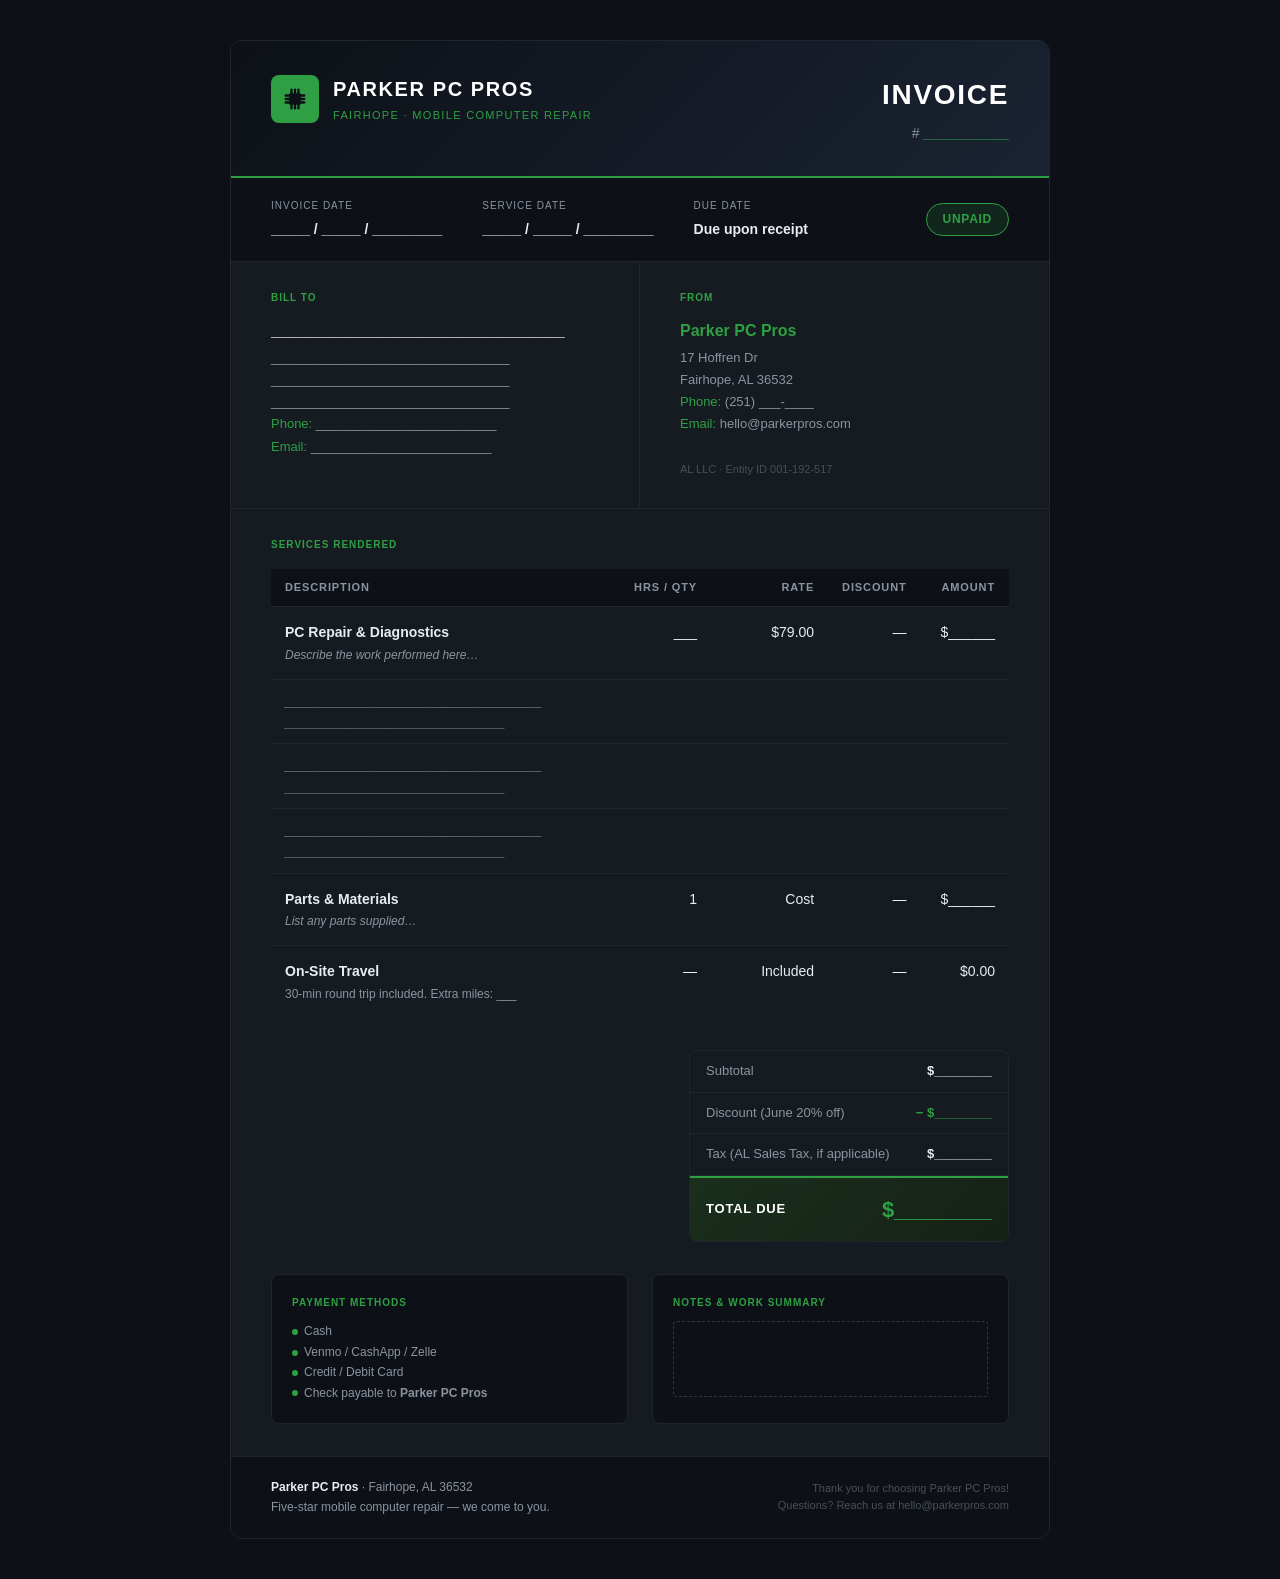
<file: invoice.html>
<!DOCTYPE html>
<html lang="en">
<head>
  <meta charset="UTF-8" />
  <meta name="viewport" content="width=device-width, initial-scale=1.0" />
  <title>Parker PC Pros — Invoice</title>
  <style>
    /* ── Base ─────────────────────────────────────────── */
    *, *::before, *::after { box-sizing: border-box; margin: 0; padding: 0; }

    body {
      background: #0d1117;
      color: #e6edf3;
      font-family: -apple-system, BlinkMacSystemFont, "Segoe UI", Helvetica, Arial, sans-serif;
      font-size: 14px;
      line-height: 1.6;
      min-height: 100vh;
      padding: 40px 20px;
    }

    /* ── Page wrapper ─────────────────────────────────── */
    .page {
      max-width: 820px;
      margin: 0 auto;
      background: #161b22;
      border: 1px solid #21262d;
      border-radius: 12px;
      overflow: hidden;
    }

    /* ── Header ───────────────────────────────────────── */
    .header {
      background: linear-gradient(135deg, #0d1117 0%, #1a2332 100%);
      border-bottom: 2px solid #2ea043;
      padding: 32px 40px;
      display: flex;
      justify-content: space-between;
      align-items: flex-start;
      gap: 24px;
    }

    .logo-area {
      display: flex;
      align-items: center;
      gap: 14px;
    }

    .logo-icon {
      width: 48px;
      height: 48px;
      background: #2ea043;
      border-radius: 8px;
      display: flex;
      align-items: center;
      justify-content: center;
      flex-shrink: 0;
    }

    .logo-icon svg {
      width: 28px;
      height: 28px;
      fill: #0d1117;
    }

    .company-name {
      font-size: 20px;
      font-weight: 700;
      letter-spacing: 0.08em;
      color: #ffffff;
      text-transform: uppercase;
    }

    .company-tagline {
      font-size: 11px;
      letter-spacing: 0.12em;
      color: #2ea043;
      text-transform: uppercase;
      margin-top: 2px;
    }

    .invoice-title-area {
      text-align: right;
    }

    .invoice-label {
      font-size: 28px;
      font-weight: 700;
      letter-spacing: 0.06em;
      color: #ffffff;
      text-transform: uppercase;
    }

    .invoice-number {
      font-size: 14px;
      color: #8b949e;
      margin-top: 4px;
    }

    .invoice-number span {
      color: #2ea043;
      font-weight: 600;
    }

    /* ── Meta row (dates + status) ────────────────────── */
    .meta-row {
      background: #0d1117;
      padding: 20px 40px;
      display: flex;
      gap: 40px;
      align-items: center;
      border-bottom: 1px solid #21262d;
      flex-wrap: wrap;
    }

    .meta-item label {
      display: block;
      font-size: 10px;
      letter-spacing: 0.1em;
      text-transform: uppercase;
      color: #8b949e;
      margin-bottom: 4px;
    }

    .meta-item .value {
      font-size: 14px;
      font-weight: 600;
      color: #e6edf3;
    }

    .status-badge {
      margin-left: auto;
      padding: 6px 16px;
      border-radius: 20px;
      font-size: 12px;
      font-weight: 600;
      letter-spacing: 0.06em;
      text-transform: uppercase;
    }

    .status-badge.unpaid {
      background: rgba(46, 160, 67, 0.15);
      border: 1px solid #2ea043;
      color: #2ea043;
    }

    .status-badge.paid {
      background: rgba(46, 160, 67, 0.3);
      border: 1px solid #3fb950;
      color: #3fb950;
    }

    .status-badge.overdue {
      background: rgba(248, 81, 73, 0.15);
      border: 1px solid #f85149;
      color: #f85149;
    }

    /* ── Billing section ──────────────────────────────── */
    .billing-section {
      display: grid;
      grid-template-columns: 1fr 1fr;
      gap: 0;
      border-bottom: 1px solid #21262d;
    }

    .billing-block {
      padding: 28px 40px;
    }

    .billing-block:first-child {
      border-right: 1px solid #21262d;
    }

    .billing-block h3 {
      font-size: 10px;
      letter-spacing: 0.1em;
      text-transform: uppercase;
      color: #2ea043;
      margin-bottom: 12px;
      font-weight: 600;
    }

    .billing-block .client-name {
      font-size: 16px;
      font-weight: 700;
      color: #ffffff;
      margin-bottom: 4px;
    }

    .billing-block p {
      color: #8b949e;
      font-size: 13px;
      line-height: 1.7;
    }

    .billing-block .fill-line {
      display: block;
      border-bottom: 1px dashed #30363d;
      min-width: 220px;
      height: 22px;
      margin-bottom: 4px;
    }

    /* ── Line items table ─────────────────────────────── */
    .items-section {
      padding: 0 40px 32px;
    }

    .items-section h3 {
      font-size: 10px;
      letter-spacing: 0.1em;
      text-transform: uppercase;
      color: #2ea043;
      margin: 28px 0 16px;
      font-weight: 600;
    }

    table {
      width: 100%;
      border-collapse: collapse;
    }

    thead tr {
      background: #0d1117;
    }

    thead th {
      padding: 10px 14px;
      text-align: left;
      font-size: 11px;
      letter-spacing: 0.08em;
      text-transform: uppercase;
      color: #8b949e;
      font-weight: 600;
      border-bottom: 1px solid #21262d;
    }

    thead th:not(:first-child) {
      text-align: right;
    }

    tbody tr {
      border-bottom: 1px solid #21262d;
      transition: background 0.15s;
    }

    tbody tr:last-child {
      border-bottom: none;
    }

    tbody tr:hover {
      background: rgba(46, 160, 67, 0.04);
    }

    tbody td {
      padding: 14px;
      vertical-align: top;
    }

    tbody td:not(:first-child) {
      text-align: right;
      white-space: nowrap;
    }

    .service-name {
      font-weight: 600;
      color: #e6edf3;
    }

    .service-desc {
      font-size: 12px;
      color: #8b949e;
      margin-top: 2px;
    }

    .editable {
      color: #8b949e;
      font-style: italic;
    }

    /* ── Empty line rows for manual entry ─────────────── */
    .empty-row td {
      padding: 0;
      height: 0;
    }

    .fill-row {
      background: rgba(22, 27, 34, 0.6);
    }

    .fill-row td {
      padding: 10px 14px;
      height: 44px;
    }

    /* ── Totals block ─────────────────────────────────── */
    .totals-section {
      padding: 0 40px 32px;
      display: flex;
      justify-content: flex-end;
    }

    .totals-table {
      width: 320px;
      border: 1px solid #21262d;
      border-radius: 8px;
      overflow: hidden;
    }

    .totals-table .totals-row {
      display: flex;
      justify-content: space-between;
      padding: 10px 16px;
      border-bottom: 1px solid #21262d;
      font-size: 13px;
      color: #8b949e;
    }

    .totals-table .totals-row:last-child {
      border-bottom: none;
    }

    .totals-table .totals-row .label { }

    .totals-table .totals-row .amount {
      font-weight: 600;
      color: #e6edf3;
    }

    .totals-table .totals-row.discount .amount { color: #2ea043; }

    .totals-table .total-final {
      background: linear-gradient(135deg, #1a2f1e, #162115);
      border-top: 2px solid #2ea043 !important;
      padding: 14px 16px;
      display: flex;
      justify-content: space-between;
      align-items: center;
    }

    .totals-table .total-final .label {
      font-size: 13px;
      font-weight: 700;
      color: #ffffff;
      letter-spacing: 0.06em;
      text-transform: uppercase;
    }

    .totals-table .total-final .amount {
      font-size: 22px;
      font-weight: 700;
      color: #2ea043;
    }

    /* ── Notes ────────────────────────────────────────── */
    .notes-section {
      padding: 0 40px 32px;
      display: grid;
      grid-template-columns: 1fr 1fr;
      gap: 24px;
    }

    .notes-block {
      background: #0d1117;
      border: 1px solid #21262d;
      border-radius: 8px;
      padding: 20px;
    }

    .notes-block h4 {
      font-size: 10px;
      letter-spacing: 0.1em;
      text-transform: uppercase;
      color: #2ea043;
      margin-bottom: 10px;
      font-weight: 600;
    }

    .notes-block p {
      font-size: 12px;
      color: #8b949e;
      line-height: 1.7;
    }

    .notes-block .fill-area {
      min-height: 56px;
      border: 1px dashed #30363d;
      border-radius: 4px;
      padding: 8px;
      font-size: 12px;
      color: #8b949e;
    }

    /* ── Footer ───────────────────────────────────────── */
    .footer {
      background: #0d1117;
      border-top: 1px solid #21262d;
      padding: 20px 40px;
      display: flex;
      justify-content: space-between;
      align-items: center;
      flex-wrap: wrap;
      gap: 12px;
    }

    .footer-left {
      font-size: 12px;
      color: #8b949e;
      line-height: 1.7;
    }

    .footer-left strong {
      color: #e6edf3;
    }

    .footer-right {
      font-size: 11px;
      color: #484f58;
      text-align: right;
    }

    .dot {
      display: inline-block;
      width: 6px;
      height: 6px;
      background: #2ea043;
      border-radius: 50%;
      margin-right: 6px;
      vertical-align: middle;
    }

    /* ── Print styles ─────────────────────────────────── */
    @media print {
      body { background: white; padding: 0; }
      .page {
        max-width: 100%;
        border: none;
        border-radius: 0;
        background: white;
      }
      body, .page, .header, .meta-row, .billing-block,
      .notes-block, .footer {
        background: white !important;
        color: #111 !important;
      }
      .header {
        border-bottom: 3px solid #2ea043;
      }
      .company-name, .invoice-label { color: #111 !important; }
      .company-tagline, .billing-block h3, .items-section h3,
      .notes-block h4 { color: #2ea043 !important; }
      .service-name { color: #111 !important; }
      .meta-row, .footer { background: #f6f8fa !important; }
      .totals-table { border-color: #ccc !important; }
      .totals-table .total-final { background: #f0faf2 !important; }
    }
  </style>
</head>
<body>
  <div class="page">

    <!-- ── HEADER ─────────────────────────────────────── -->
    <header class="header">
      <div class="logo-area">
        <div class="logo-icon">
          <!-- Circuit / chip icon -->
          <svg viewBox="0 0 24 24" xmlns="http://www.w3.org/2000/svg">
            <rect x="7" y="7" width="10" height="10" rx="1"/>
            <line x1="9" y1="7" x2="9" y2="4" stroke="#0d1117" stroke-width="2" stroke-linecap="round"/>
            <line x1="12" y1="7" x2="12" y2="4" stroke="#0d1117" stroke-width="2" stroke-linecap="round"/>
            <line x1="15" y1="7" x2="15" y2="4" stroke="#0d1117" stroke-width="2" stroke-linecap="round"/>
            <line x1="9" y1="17" x2="9" y2="20" stroke="#0d1117" stroke-width="2" stroke-linecap="round"/>
            <line x1="12" y1="17" x2="12" y2="20" stroke="#0d1117" stroke-width="2" stroke-linecap="round"/>
            <line x1="15" y1="17" x2="15" y2="20" stroke="#0d1117" stroke-width="2" stroke-linecap="round"/>
            <line x1="7" y1="9" x2="4" y2="9" stroke="#0d1117" stroke-width="2" stroke-linecap="round"/>
            <line x1="7" y1="12" x2="4" y2="12" stroke="#0d1117" stroke-width="2" stroke-linecap="round"/>
            <line x1="7" y1="15" x2="4" y2="15" stroke="#0d1117" stroke-width="2" stroke-linecap="round"/>
            <line x1="17" y1="9" x2="20" y2="9" stroke="#0d1117" stroke-width="2" stroke-linecap="round"/>
            <line x1="17" y1="12" x2="20" y2="12" stroke="#0d1117" stroke-width="2" stroke-linecap="round"/>
            <line x1="17" y1="15" x2="20" y2="15" stroke="#0d1117" stroke-width="2" stroke-linecap="round"/>
          </svg>
        </div>
        <div>
          <div class="company-name">Parker PC Pros</div>
          <div class="company-tagline">Fairhope &middot; Mobile Computer Repair</div>
        </div>
      </div>

      <div class="invoice-title-area">
        <div class="invoice-label">Invoice</div>
        <div class="invoice-number">
          # <span>___________</span>
          <!-- Example: #2026-001 -->
        </div>
      </div>
    </header>

    <!-- ── META ROW ───────────────────────────────────── -->
    <div class="meta-row">
      <div class="meta-item">
        <label>Invoice Date</label>
        <div class="value">_____ / _____ / _________</div>
      </div>
      <div class="meta-item">
        <label>Service Date</label>
        <div class="value">_____ / _____ / _________</div>
      </div>
      <div class="meta-item">
        <label>Due Date</label>
        <div class="value">Due upon receipt</div>
      </div>
      <div class="status-badge unpaid">Unpaid</div>
    </div>

    <!-- ── BILLING ─────────────────────────────────────── -->
    <div class="billing-section">
      <div class="billing-block">
        <h3>Bill To</h3>
        <div class="client-name">_________________________________</div>
        <p>
          _________________________________<br/>
          _________________________________<br/>
          _________________________________<br/>
          <span style="color:#2ea043;">Phone:</span> _________________________<br/>
          <span style="color:#2ea043;">Email:</span> _________________________
        </p>
      </div>

      <div class="billing-block">
        <h3>From</h3>
        <div class="client-name" style="color:#2ea043;">Parker PC Pros</div>
        <p>
          17 Hoffren Dr<br/>
          Fairhope, AL 36532<br/>
          <span style="color:#2ea043;">Phone:</span> (251) ___-____<br/>
          <span style="color:#2ea043;">Email:</span> hello@parkerpros.com<br/>
          <br/>
          <span style="font-size:11px;color:#484f58;">AL LLC &middot; Entity ID 001-192-517</span>
        </p>
      </div>
    </div>

    <!-- ── LINE ITEMS ──────────────────────────────────── -->
    <div class="items-section">
      <h3>Services Rendered</h3>
      <table>
        <thead>
          <tr>
            <th style="width:46%;">Description</th>
            <th style="width:14%;">Hrs / Qty</th>
            <th style="width:16%;">Rate</th>
            <th style="width:12%;">Discount</th>
            <th style="width:12%;">Amount</th>
          </tr>
        </thead>
        <tbody>

          <!-- ── Pre-filled example row — delete or edit as needed ── -->
          <tr>
            <td>
              <div class="service-name">PC Repair &amp; Diagnostics</div>
              <div class="service-desc editable">Describe the work performed here…</div>
            </td>
            <td>___</td>
            <td>$79.00</td>
            <td>—</td>
            <td>$______</td>
          </tr>

          <!-- ── Blank rows for additional services ── -->
          <tr class="fill-row">
            <td>
              <div class="service-name editable">_________________________________</div>
              <div class="service-desc editable">_________________________________</div>
            </td>
            <td></td>
            <td></td>
            <td></td>
            <td></td>
          </tr>
          <tr class="fill-row">
            <td>
              <div class="service-name editable">_________________________________</div>
              <div class="service-desc editable">_________________________________</div>
            </td>
            <td></td>
            <td></td>
            <td></td>
            <td></td>
          </tr>
          <tr class="fill-row">
            <td>
              <div class="service-name editable">_________________________________</div>
              <div class="service-desc editable">_________________________________</div>
            </td>
            <td></td>
            <td></td>
            <td></td>
            <td></td>
          </tr>

          <!-- ── Parts / Materials row ── -->
          <tr>
            <td>
              <div class="service-name">Parts &amp; Materials</div>
              <div class="service-desc editable">List any parts supplied…</div>
            </td>
            <td>1</td>
            <td>Cost</td>
            <td>—</td>
            <td>$______</td>
          </tr>

          <!-- ── Travel row ── -->
          <tr>
            <td>
              <div class="service-name">On-Site Travel</div>
              <div class="service-desc">30-min round trip included. Extra miles: ___</div>
            </td>
            <td>—</td>
            <td>Included</td>
            <td>—</td>
            <td>$0.00</td>
          </tr>

        </tbody>
      </table>
    </div>

    <!-- ── TOTALS ──────────────────────────────────────── -->
    <div class="totals-section">
      <div class="totals-table">
        <div class="totals-row">
          <span class="label">Subtotal</span>
          <span class="amount">$________</span>
        </div>
        <div class="totals-row discount">
          <span class="label">Discount (June 20% off)</span>
          <span class="amount">− $________</span>
        </div>
        <div class="totals-row">
          <span class="label">Tax (AL Sales Tax, if applicable)</span>
          <span class="amount">$________</span>
        </div>
        <div class="totals-row total-final">
          <span class="label">Total Due</span>
          <span class="amount">$________</span>
        </div>
      </div>
    </div>

    <!-- ── NOTES ───────────────────────────────────────── -->
    <div class="notes-section">
      <div class="notes-block">
        <h4>Payment Methods</h4>
        <p>
          <span class="dot"></span>Cash<br/>
          <span class="dot"></span>Venmo / CashApp / Zelle<br/>
          <span class="dot"></span>Credit / Debit Card<br/>
          <span class="dot"></span>Check payable to <strong>Parker PC Pros</strong>
        </p>
      </div>

      <div class="notes-block">
        <h4>Notes &amp; Work Summary</h4>
        <div class="fill-area">
          &nbsp;<br/>&nbsp;<br/>&nbsp;
          <!-- Fill in any warranty notes, follow-up steps, etc. -->
        </div>
      </div>
    </div>

    <!-- ── FOOTER ──────────────────────────────────────── -->
    <footer class="footer">
      <div class="footer-left">
        <strong>Parker PC Pros</strong> &middot; Fairhope, AL 36532<br/>
        Five-star mobile computer repair &mdash; we come to you.
      </div>
      <div class="footer-right">
        Thank you for choosing Parker PC Pros!<br/>
        Questions? Reach us at hello@parkerpros.com
      </div>
    </footer>

  </div>
</body>
</html>
</file>
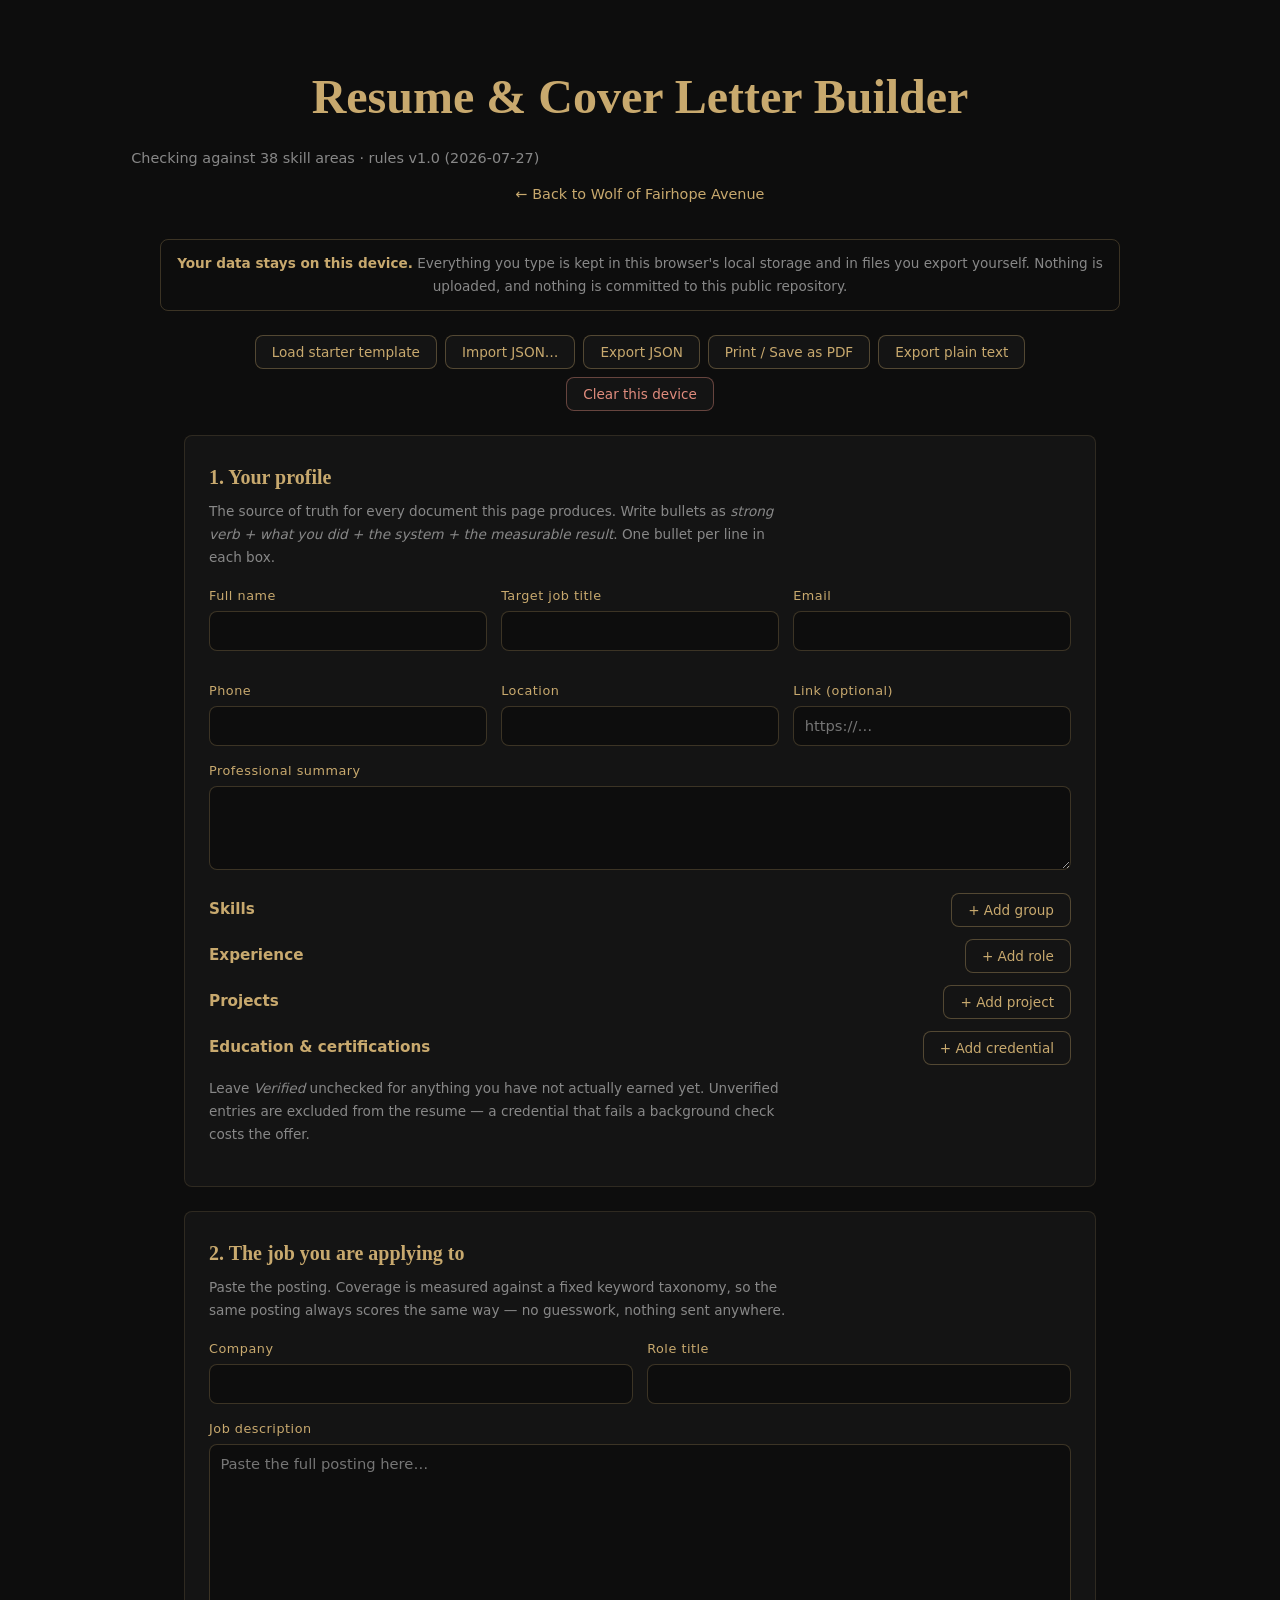
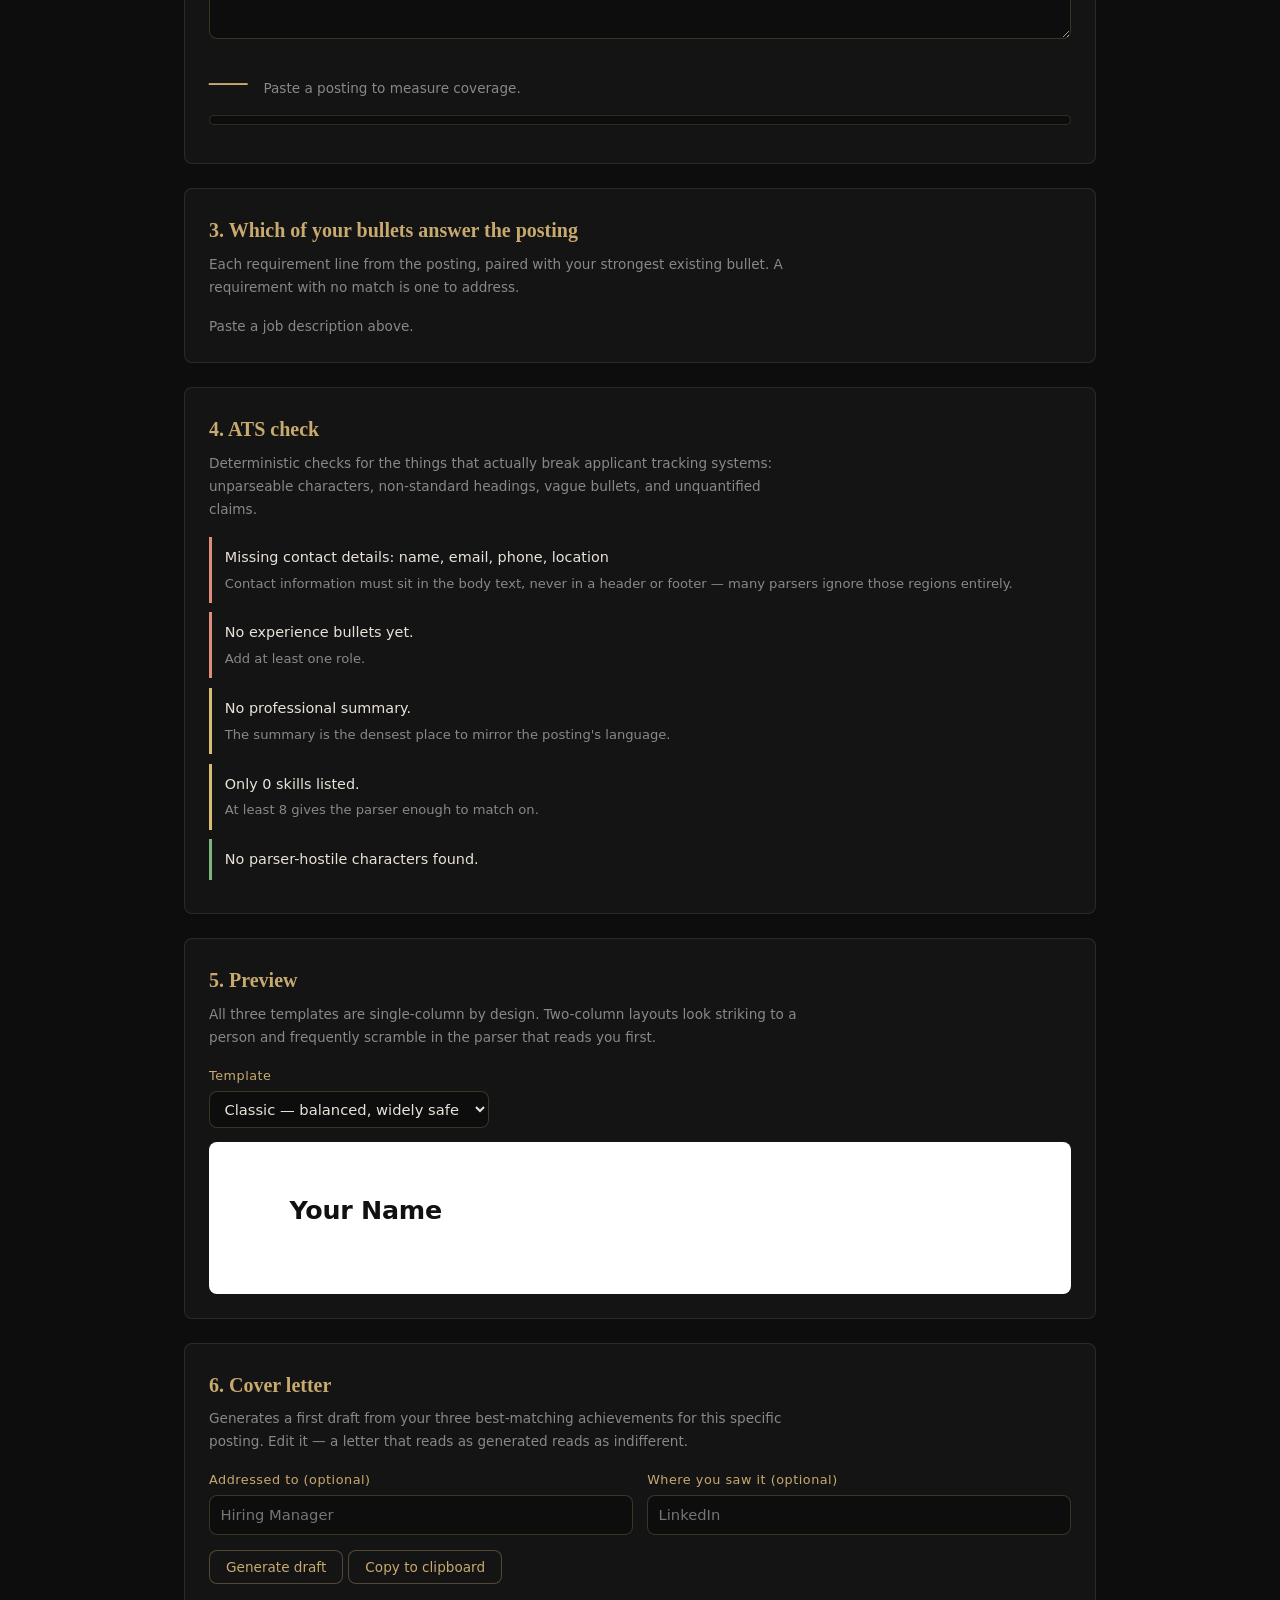
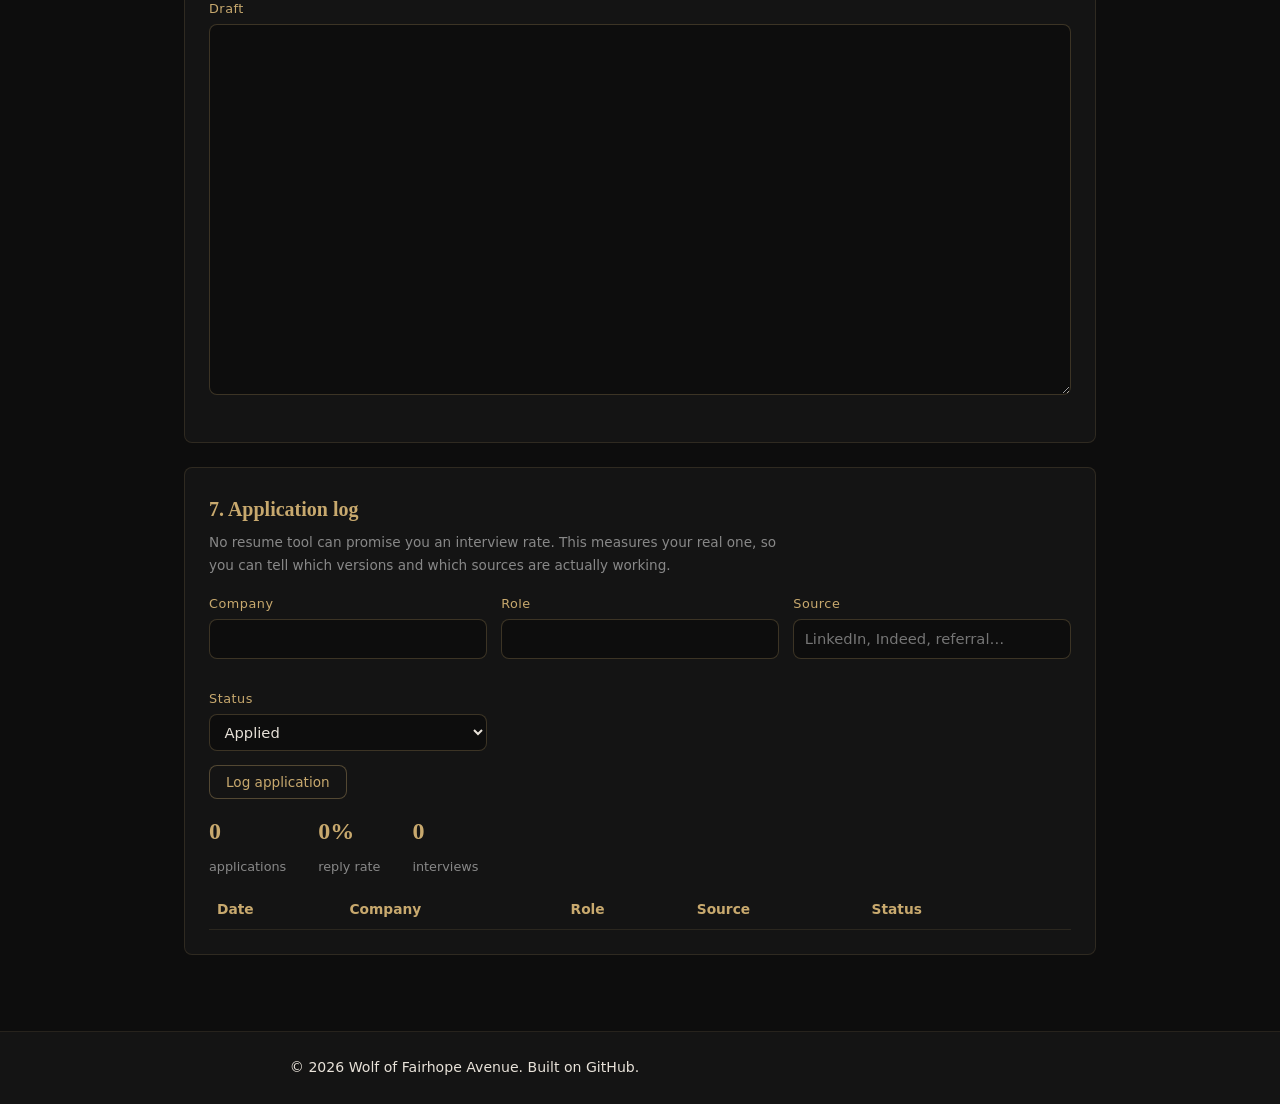
<file: resume.html>
<!DOCTYPE html>
<html lang="en">
<head>
  <meta charset="UTF-8" />
  <meta name="viewport" content="width=device-width, initial-scale=1.0" />
  <title>Resume Builder — Wolf of Fairhope Avenue</title>
  <meta name="description" content="An ATS-focused resume and cover letter builder. Paste a job description, measure keyword coverage, lint for parser failures, and export. Your data stays in your browser." />
  <link rel="icon" href="data:image/svg+xml,%3Csvg xmlns='http://www.w3.org/2000/svg' viewBox='0 0 100 100'%3E%3Ctext y='.9em' font-size='90'%3E%F0%9F%90%BA%3C/text%3E%3C/svg%3E" />
  <link rel="stylesheet" href="styles.css" />
  <style>
    /* ── Builder-specific styles ──────────────────────────────────────── */
    .rb-header { padding: 3.5rem 1.5rem 1rem; text-align: center; }
    .rb-header h1 {
      font-family: var(--font-display);
      font-size: clamp(1.8rem, 4.5vw, 3rem);
      color: var(--color-accent);
    }
    .rb-meta { color: var(--color-muted); font-size: .9rem; margin-top: .5rem; }
    .back-link {
      display: inline-block; margin-top: .75rem; color: var(--color-accent);
      text-decoration: none; font-size: .9rem;
    }
    .back-link:hover { text-decoration: underline; }

    .notice {
      max-width: var(--max-w); margin: 1rem auto 0; padding: .75rem 1rem;
      border: 1px solid rgba(200,169,110,.25); border-radius: var(--radius);
      color: var(--color-muted); font-size: .85rem; text-align: center;
    }
    .notice strong { color: var(--color-accent); }

    .wrap { max-width: var(--max-w); margin: 0 auto; padding: 0 1.5rem 4rem; }

    .toolbar {
      display: flex; flex-wrap: wrap; gap: .5rem; justify-content: center;
      margin: 1.5rem auto; max-width: var(--max-w); padding: 0 1.5rem;
    }
    .tool {
      background: var(--color-surface); color: var(--color-accent);
      border: 1px solid rgba(200,169,110,.35); border-radius: var(--radius);
      padding: .5rem 1rem; font-size: .85rem; font-family: var(--font-body);
      cursor: pointer; transition: background .2s, color .2s;
    }
    .tool:hover { background: var(--color-accent); color: var(--color-bg); }
    .tool:focus-visible { outline: 2px solid var(--color-accent); outline-offset: 2px; }
    .tool--danger { color: #e08c7d; border-color: rgba(224,140,125,.4); }
    .tool--danger:hover { background: #e08c7d; color: var(--color-bg); }

    .panel {
      background: var(--color-surface);
      border: 1px solid rgba(200,169,110,.15);
      border-radius: var(--radius);
      padding: 1.5rem; margin-top: 1.5rem;
    }
    .panel > h2 {
      font-size: 1.25rem; margin-bottom: .35rem; border-bottom: none;
      padding-bottom: 0;
    }
    .panel-hint {
      color: var(--color-muted); font-size: .85rem; margin-bottom: 1rem;
      max-width: 68ch;
    }

    label { display: block; font-size: .8rem; color: var(--color-accent);
            margin-bottom: .25rem; letter-spacing: .04em; }
    input[type="text"], input[type="email"], input[type="url"], textarea, select {
      width: 100%; background: var(--color-bg); color: var(--color-text);
      border: 1px solid rgba(200,169,110,.25); border-radius: var(--radius);
      padding: .5rem .65rem; font-family: var(--font-body); font-size: .92rem;
      line-height: 1.5;
    }
    input:focus, textarea:focus, select:focus {
      outline: 2px solid var(--color-accent); outline-offset: 1px;
      border-color: var(--color-accent);
    }
    textarea { resize: vertical; min-height: 5rem; }
    .field { margin-bottom: .9rem; }
    .grid2 { display: grid; grid-template-columns: repeat(auto-fit, minmax(220px, 1fr)); gap: .9rem; }

    .card {
      background: var(--color-bg); border: 1px solid rgba(200,169,110,.18);
      border-radius: var(--radius); padding: 1rem; margin-bottom: 1rem;
      text-align: left;
    }
    .card-head {
      display: flex; justify-content: space-between; align-items: center;
      gap: 1rem; margin-bottom: .75rem;
    }
    .card-head h3 { color: var(--color-accent); font-size: .95rem; margin: 0; }

    /* Coverage meter */
    .meter-row { display: flex; align-items: baseline; gap: 1rem; flex-wrap: wrap; }
    .meter-score { font-size: 2.4rem; font-family: var(--font-display);
                   color: var(--color-accent); line-height: 1; }
    .meter-label { color: var(--color-muted); font-size: .85rem; }
    .meter-track {
      height: 10px; background: var(--color-bg); border-radius: 5px;
      border: 1px solid rgba(200,169,110,.2); overflow: hidden; margin: .9rem 0;
    }
    .meter-fill { height: 100%; background: var(--color-accent); width: 0; transition: width .3s; }

    .chips { display: flex; flex-wrap: wrap; gap: .4rem; margin-top: .5rem; }
    .chip {
      font-size: .78rem; padding: .2rem .6rem; border-radius: 999px;
      border: 1px solid rgba(200,169,110,.3); color: var(--color-text);
      background: var(--color-bg);
    }
    .chip--have { border-color: rgba(126,180,126,.5); color: #9fd39f; }
    .chip--miss { border-color: rgba(224,140,125,.5); color: #e8a99c; }
    .chip--other { color: var(--color-muted); }

    /* Lint findings */
    .findings { list-style: none; margin-top: .5rem; }
    .finding {
      border-left: 3px solid var(--color-muted); padding: .5rem 0 .5rem .8rem;
      margin-bottom: .6rem; font-size: .9rem;
    }
    .finding--error { border-left-color: #e08c7d; }
    .finding--warn  { border-left-color: #d8bc72; }
    .finding--ok    { border-left-color: #7eb47e; }
    .finding-detail { color: var(--color-muted); font-size: .82rem; display: block; margin-top: .2rem; }

    .match-row { border-left: 3px solid var(--color-accent2); padding-left: .8rem;
                 margin-bottom: .9rem; font-size: .88rem; }
    .match-req { color: var(--color-accent); }
    .match-eviq { color: var(--color-muted); display: block; margin-top: .2rem; }

    table.log { width: 100%; border-collapse: collapse; font-size: .86rem; margin-top: .75rem; }
    table.log th, table.log td {
      text-align: left; padding: .45rem .5rem;
      border-bottom: 1px solid rgba(200,169,110,.12);
    }
    table.log th { color: var(--color-accent); font-weight: 600; }

    .stat-strip { display: flex; gap: 2rem; flex-wrap: wrap; margin-top: .75rem; }
    .stat b { display: block; font-size: 1.5rem; color: var(--color-accent);
              font-family: var(--font-display); }
    .stat span { font-size: .8rem; color: var(--color-muted); }

    .status { color: var(--color-muted); font-size: .85rem; margin-top: .75rem; }

    /* ── The resume document itself: always single column, print-safe ── */
    .paper-shell { background: #fff; border-radius: var(--radius); padding: 0; overflow: auto; }
    #paper {
      background: #fff; color: #111; padding: 0.55in 0.6in;
      font-family: 'Segoe UI', system-ui, sans-serif; font-size: 10.5pt;
      line-height: 1.42; max-width: 8.5in; margin: 0 auto; text-align: left;
    }
    /* The name is styled like a heading but is not one: the preview is a
       rendered artifact inside the page, and a second <h1> would compete
       with the page's own title for assistive technology. */
    #paper .doc-name {
      font-size: 19pt; font-weight: 700; margin: 0 0 .1in; color: #111;
      letter-spacing: -.01em; line-height: 1.2;
    }
    #paper .doc-headline { font-size: 11pt; color: #333; margin-bottom: .06in; }
    #paper .doc-contact { font-size: 9.5pt; color: #333; margin-bottom: .16in; }
    #paper h2 {
      font-size: 11pt; text-transform: uppercase; letter-spacing: .06em;
      color: #111; border-bottom: 1px solid #999; padding-bottom: .03in;
      margin: .17in 0 .08in; font-family: inherit;
    }
    #paper h3 { font-size: 10.5pt; margin: .1in 0 .02in; color: #111; }
    #paper .doc-sub { font-size: 9.5pt; color: #444; margin-bottom: .04in; }
    #paper ul { margin: 0 0 .06in 1.1em; }
    #paper li { margin-bottom: .035in; }
    #paper p { color: #111; max-width: none; margin-bottom: .06in; }
    #paper .doc-skills div { margin-bottom: .03in; }

    /* Template variants — spacing and rules only. Never multi-column:
       two-column resumes are the most common ATS parse failure. */
    #paper.tpl-compact { font-size: 10pt; line-height: 1.32; padding: .45in .55in; }
    #paper.tpl-compact h2 { margin: .12in 0 .05in; }
    #paper.tpl-modern h2 {
      border-bottom: 2px solid #111; text-transform: none;
      letter-spacing: 0; font-size: 12pt;
    }
    #paper.tpl-modern .doc-name { font-size: 22pt; }

    /* Printing must emit the resume and nothing else. `visibility: hidden`
       is the wrong tool here — it hides the builder UI but keeps its layout
       space, producing a stack of blank pages after the document. Collapse
       the app with `display: none` instead and re-show only the chain down
       to #paper. */
    @media print {
      @page { margin: 0.5in; }
      body { background: #fff !important; }
      body * { display: none !important; }
      main.wrap,
      #preview-panel,
      #preview-panel .paper-shell {
        display: block !important;
        margin: 0 !important; padding: 0 !important;
        border: none !important; background: none !important;
        max-width: none !important; overflow: visible !important;
      }
      #paper {
        display: block !important;
        margin: 0 !important; padding: 0 !important;
        max-width: none !important; box-shadow: none !important;
      }
      #paper div, #paper p, #paper ul { display: block !important; }
      #paper h2, #paper h3 { display: block !important; }
      #paper li { display: list-item !important; }
      #paper strong { display: inline !important; }
    }

    @media (max-width: 640px) {
      .toolbar { padding: 0 1rem; }
      .wrap { padding: 0 1rem 3rem; }
    }
  </style>
</head>
<body>

  <header class="rb-header">
    <h1>Resume &amp; Cover Letter Builder</h1>
    <p class="rb-meta" id="rules-meta">Loading rules…</p>
    <a class="back-link" href="index.html">&larr; Back to Wolf of Fairhope Avenue</a>
  </header>

  <p class="notice">
    <strong>Your data stays on this device.</strong> Everything you type is kept in
    this browser's local storage and in files you export yourself. Nothing is
    uploaded, and nothing is committed to this public repository.
  </p>

  <div class="toolbar">
    <button class="tool" type="button" id="btn-template">Load starter template</button>
    <button class="tool" type="button" id="btn-import">Import JSON…</button>
    <button class="tool" type="button" id="btn-export">Export JSON</button>
    <button class="tool" type="button" id="btn-print">Print / Save as PDF</button>
    <button class="tool" type="button" id="btn-txt">Export plain text</button>
    <button class="tool tool--danger" type="button" id="btn-clear">Clear this device</button>
    <input type="file" id="file-import" accept="application/json,.json"
           aria-label="Choose a profile JSON file to import" hidden />
  </div>

  <main class="wrap">

    <!-- ── Profile ─────────────────────────────────────────────────────── -->
    <section class="panel" aria-labelledby="h-profile">
      <h2 id="h-profile">1. Your profile</h2>
      <p class="panel-hint">
        The source of truth for every document this page produces. Write bullets
        as <em>strong verb + what you did + the system + the measurable result</em>.
        One bullet per line in each box.
      </p>

      <div class="grid2">
        <div class="field">
          <label for="c-name">Full name</label>
          <input type="text" id="c-name" data-contact="name" autocomplete="name" />
        </div>
        <div class="field">
          <label for="c-headline">Target job title</label>
          <input type="text" id="c-headline" data-contact="headline" />
        </div>
        <div class="field">
          <label for="c-email">Email</label>
          <input type="email" id="c-email" data-contact="email" autocomplete="email" />
        </div>
        <div class="field">
          <label for="c-phone">Phone</label>
          <input type="text" id="c-phone" data-contact="phone" autocomplete="tel" />
        </div>
        <div class="field">
          <label for="c-location">Location</label>
          <input type="text" id="c-location" data-contact="location" />
        </div>
        <div class="field">
          <label for="c-link">Link (optional)</label>
          <input type="url" id="c-link" data-contact="link" placeholder="https://…" />
        </div>
      </div>

      <div class="field">
        <label for="c-summary">Professional summary</label>
        <textarea id="c-summary" rows="3"></textarea>
      </div>

      <div class="card-head">
        <h3>Skills</h3>
        <button class="tool" type="button" id="add-skill">+ Add group</button>
      </div>
      <div id="skills-list"></div>

      <div class="card-head">
        <h3>Experience</h3>
        <button class="tool" type="button" id="add-exp">+ Add role</button>
      </div>
      <div id="exp-list"></div>

      <div class="card-head">
        <h3>Projects</h3>
        <button class="tool" type="button" id="add-proj">+ Add project</button>
      </div>
      <div id="proj-list"></div>

      <div class="card-head">
        <h3>Education &amp; certifications</h3>
        <button class="tool" type="button" id="add-cred">+ Add credential</button>
      </div>
      <p class="panel-hint">
        Leave <em>Verified</em> unchecked for anything you have not actually
        earned yet. Unverified entries are excluded from the resume — a
        credential that fails a background check costs the offer.
      </p>
      <div id="cred-list"></div>
    </section>

    <!-- ── Job target ──────────────────────────────────────────────────── -->
    <section class="panel" aria-labelledby="h-jd">
      <h2 id="h-jd">2. The job you are applying to</h2>
      <p class="panel-hint">
        Paste the posting. Coverage is measured against a fixed keyword
        taxonomy, so the same posting always scores the same way — no guesswork,
        nothing sent anywhere.
      </p>
      <div class="grid2">
        <div class="field">
          <label for="j-company">Company</label>
          <input type="text" id="j-company" />
        </div>
        <div class="field">
          <label for="j-role">Role title</label>
          <input type="text" id="j-role" />
        </div>
      </div>
      <div class="field">
        <label for="j-text">Job description</label>
        <textarea id="j-text" rows="8" placeholder="Paste the full posting here…"></textarea>
      </div>

      <div class="meter-row">
        <span class="meter-score" id="cov-score">—</span>
        <span class="meter-label" id="cov-label">Paste a posting to measure coverage.</span>
      </div>
      <div class="meter-track"><div class="meter-fill" id="cov-fill"></div></div>

      <div id="cov-have-wrap" hidden>
        <p class="panel-hint" style="margin-bottom:.25rem">Requirements your profile already evidences:</p>
        <div class="chips" id="cov-have"></div>
      </div>
      <div id="cov-miss-wrap" hidden>
        <p class="panel-hint" style="margin:.9rem 0 .25rem">Missing — add these only if they are genuinely true of you:</p>
        <div class="chips" id="cov-miss"></div>
      </div>
      <div id="cov-other-wrap" hidden>
        <p class="panel-hint" style="margin:.9rem 0 .25rem">Other frequent terms in this posting (company words, systems, jargon):</p>
        <div class="chips" id="cov-other"></div>
      </div>
    </section>

    <!-- ── Evidence match ──────────────────────────────────────────────── -->
    <section class="panel" aria-labelledby="h-match">
      <h2 id="h-match">3. Which of your bullets answer the posting</h2>
      <p class="panel-hint">
        Each requirement line from the posting, paired with your strongest
        existing bullet. A requirement with no match is one to address.
      </p>
      <div id="match-list"><p class="status">Paste a job description above.</p></div>
    </section>

    <!-- ── Lint ────────────────────────────────────────────────────────── -->
    <section class="panel" aria-labelledby="h-lint">
      <h2 id="h-lint">4. ATS check</h2>
      <p class="panel-hint">
        Deterministic checks for the things that actually break applicant
        tracking systems: unparseable characters, non-standard headings, vague
        bullets, and unquantified claims.
      </p>
      <ul class="findings" id="lint-list" aria-live="polite"></ul>
    </section>

    <!-- ── Preview ─────────────────────────────────────────────────────── -->
    <section class="panel" id="preview-panel" aria-labelledby="h-preview">
      <h2 id="h-preview">5. Preview</h2>
      <p class="panel-hint">
        All three templates are single-column by design. Two-column layouts look
        striking to a person and frequently scramble in the parser that reads
        you first.
      </p>
      <div class="field" style="max-width:280px">
        <label for="tpl">Template</label>
        <select id="tpl">
          <option value="classic">Classic — balanced, widely safe</option>
          <option value="compact">Compact — fits more on one page</option>
          <option value="modern">Modern — larger headings, more air</option>
        </select>
      </div>
      <div class="paper-shell">
        <div id="paper" class="tpl-classic" role="region"
             aria-label="Rendered resume preview" tabindex="0"></div>
      </div>
    </section>

    <!-- ── Cover letter ────────────────────────────────────────────────── -->
    <section class="panel" aria-labelledby="h-cover">
      <h2 id="h-cover">6. Cover letter</h2>
      <p class="panel-hint">
        Generates a first draft from your three best-matching achievements for
        this specific posting. Edit it — a letter that reads as generated reads
        as indifferent.
      </p>
      <div class="grid2">
        <div class="field">
          <label for="cl-manager">Addressed to (optional)</label>
          <input type="text" id="cl-manager" placeholder="Hiring Manager" />
        </div>
        <div class="field">
          <label for="cl-source">Where you saw it (optional)</label>
          <input type="text" id="cl-source" placeholder="LinkedIn" />
        </div>
      </div>
      <button class="tool" type="button" id="btn-cover">Generate draft</button>
      <button class="tool" type="button" id="btn-cover-copy">Copy to clipboard</button>
      <div class="field" style="margin-top:.9rem">
        <label for="cl-text">Draft</label>
        <textarea id="cl-text" rows="16"></textarea>
      </div>
    </section>

    <!-- ── Application log ─────────────────────────────────────────────── -->
    <section class="panel" aria-labelledby="h-log">
      <h2 id="h-log">7. Application log</h2>
      <p class="panel-hint">
        No resume tool can promise you an interview rate. This measures your
        real one, so you can tell which versions and which sources are actually
        working.
      </p>
      <div class="grid2">
        <div class="field">
          <label for="a-company">Company</label>
          <input type="text" id="a-company" />
        </div>
        <div class="field">
          <label for="a-role">Role</label>
          <input type="text" id="a-role" />
        </div>
        <div class="field">
          <label for="a-source">Source</label>
          <input type="text" id="a-source" placeholder="LinkedIn, Indeed, referral…" />
        </div>
        <div class="field">
          <label for="a-status">Status</label>
          <select id="a-status">
            <option value="applied">Applied</option>
            <option value="reply">Reply received</option>
            <option value="interview">Interview</option>
            <option value="offer">Offer</option>
            <option value="rejected">Rejected</option>
          </select>
        </div>
      </div>
      <button class="tool" type="button" id="add-app">Log application</button>
      <div class="stat-strip">
        <div class="stat"><b id="s-total">0</b><span>applications</span></div>
        <div class="stat"><b id="s-reply">0%</b><span>reply rate</span></div>
        <div class="stat"><b id="s-int">0</b><span>interviews</span></div>
      </div>
      <table class="log">
        <thead>
          <tr><th>Date</th><th>Company</th><th>Role</th><th>Source</th><th>Status</th><th></th></tr>
        </thead>
        <tbody id="app-rows"></tbody>
      </table>
    </section>

    <p class="status" id="save-status" aria-live="polite"></p>
  </main>

  <footer class="footer">
    <div class="container">
      <p>&copy; 2026 Wolf of Fairhope Avenue. Built on GitHub.</p>
    </div>
  </footer>

  <script>
    "use strict";

    // Security: this page renders text the user pastes from job boards, which
    // is untrusted HTML. Every interpolated value passes through esc().
    function esc(v) {
      return String(v == null ? "" : v).replace(/[&<>"']/g,
        c => ({"&":"&amp;","<":"&lt;",">":"&gt;",'"':"&quot;","'":"&#39;"}[c]));
    }
    function safeUrl(u) {
      try { if (new URL(u).protocol === "https:") return esc(u); } catch (e) { /* fall through */ }
      return "";
    }

    const STORE_KEY = "wofa.resume.v1";
    let RULES = null;
    let profile = emptyProfile();

    function emptyProfile() {
      return {
        schema_version: "1.0",
        contact: {name: "", headline: "", email: "", phone: "", location: "", links: []},
        summary: "",
        skills: [],
        experience: [],
        projects: [],
        education: [],
        certifications: [],
        applications: [],
        job: {company: "", role: "", text: ""},
        cover: "",
        settings: {template: "classic"}
      };
    }

    /* ── Text normalisation and keyword matching ────────────────────────
       Kept deliberately small and pure so the scoring is auditable: the
       taxonomy in assets/resume-rules.json is the only source of truth for
       what counts as a skill. */

    function normalize(text) {
      return String(text || "")
        .toLowerCase()
        .replace(/[‘’]/g, "'")
        .replace(/[“”]/g, '"')
        .replace(/[–—]/g, "-")
        .replace(/[,;:()\[\]{}"'!?*|]/g, " ")   // keep / - & + # . for tcp/ip, p&l, ci/cd
        .replace(/\s+/g, " ")
        .trim();
    }

    function containsTerm(haystack, term) {
      return (" " + haystack + " ").indexOf(" " + term + " ") !== -1;
    }

    // Returns the set of taxonomy ids evidenced by a block of text.
    function skillsIn(text) {
      const hay = normalize(text);
      const found = new Set();
      if (!hay || !RULES) return found;
      for (const entry of RULES.taxonomy) {
        for (const term of entry.terms) {
          if (containsTerm(hay, term)) { found.add(entry.id); break; }
        }
      }
      return found;
    }

    function taxonomyById(id) {
      return RULES.taxonomy.find(t => t.id === id);
    }

    // Every piece of prose in the profile, as one searchable string.
    function profileText() {
      const parts = [profile.summary, profile.contact.headline];
      profile.skills.forEach(g => parts.push(g.category, (g.items || []).join(" ")));
      profile.experience.forEach(r => {
        parts.push(r.title, r.organization, (r.bullets || []).join(" "));
      });
      profile.projects.forEach(p => {
        parts.push(p.name, p.summary, (p.bullets || []).join(" "));
      });
      profile.education.forEach(e => { if (e.confirmed) parts.push(e.credential); });
      profile.certifications.forEach(c => { if (c.confirmed) parts.push(c.name); });
      return parts.filter(Boolean).join(" \n ");
    }

    function allBullets() {
      const out = [];
      profile.experience.forEach(r => (r.bullets || []).forEach(
        b => out.push({text: b, where: r.title || r.organization || "Experience"})));
      profile.projects.forEach(p => (p.bullets || []).forEach(
        b => out.push({text: b, where: p.name || "Project"})));
      return out;
    }

    /* ── Coverage ───────────────────────────────────────────────────── */

    function computeCoverage() {
      const jd = profile.job.text || "";
      if (!jd.trim() || !RULES) return null;
      const need = skillsIn(jd);
      const have = skillsIn(profileText());
      const matched = [...need].filter(id => have.has(id));
      const missing = [...need].filter(id => !have.has(id));

      // Frequent posting words the taxonomy does not know about: company
      // names, in-house systems, sector jargon worth mirroring by hand.
      const stop = new Set(RULES.stopwords);
      const known = new Set();
      RULES.taxonomy.forEach(t => t.terms.forEach(term =>
        term.split(" ").forEach(w => known.add(w))));
      const freq = new Map();
      normalize(jd).split(" ").forEach(w => {
        if (w.length < 4 || stop.has(w) || known.has(w) || /^\d+$/.test(w)) return;
        freq.set(w, (freq.get(w) || 0) + 1);
      });
      const other = [...freq.entries()]
        .filter(([, n]) => n > 1)
        .sort((a, b) => b[1] - a[1])
        .slice(0, 12)
        .map(([w]) => w);

      return {
        need: need.size,
        matched, missing, other,
        ratio: need.size ? matched.length / need.size : 0
      };
    }

    function renderCoverage() {
      const cov = computeCoverage();
      const score = document.getElementById("cov-score");
      const label = document.getElementById("cov-label");
      const fill = document.getElementById("cov-fill");
      const haveWrap = document.getElementById("cov-have-wrap");
      const missWrap = document.getElementById("cov-miss-wrap");
      const otherWrap = document.getElementById("cov-other-wrap");

      if (!cov || !cov.need) {
        score.textContent = "—";
        label.textContent = "Paste a posting to measure coverage.";
        fill.style.width = "0";
        haveWrap.hidden = missWrap.hidden = otherWrap.hidden = true;
        return;
      }
      const pct = Math.round(cov.ratio * 100);
      score.textContent = pct + "%";
      label.textContent = cov.matched.length + " of " + cov.need +
        " skill areas in this posting are evidenced in your profile.";
      fill.style.width = pct + "%";

      const chip = (id, cls) => {
        const t = taxonomyById(id);
        return '<span class="chip ' + cls + '">' + esc(t ? t.label : id) + "</span>";
      };
      haveWrap.hidden = !cov.matched.length;
      document.getElementById("cov-have").innerHTML =
        cov.matched.map(id => chip(id, "chip--have")).join("");
      missWrap.hidden = !cov.missing.length;
      document.getElementById("cov-miss").innerHTML =
        cov.missing.map(id => chip(id, "chip--miss")).join("");
      otherWrap.hidden = !cov.other.length;
      document.getElementById("cov-other").innerHTML =
        cov.other.map(w => '<span class="chip chip--other">' + esc(w) + "</span>").join("");
    }

    /* ── Requirement-to-evidence matching ───────────────────────────── */

    function requirementLines() {
      const jd = profile.job.text || "";
      return jd.split(/[\n\r]+|(?<=\.)\s+/)
        .map(l => l.replace(/^[\s\-*•·]+/, "").trim())
        .filter(l => l.length > 25 && skillsIn(l).size > 0)
        .slice(0, 12);
    }

    function renderMatches() {
      const host = document.getElementById("match-list");
      const lines = requirementLines();
      if (!lines.length) {
        host.innerHTML = '<p class="status">Paste a job description above.</p>';
        return;
      }
      const bullets = allBullets().map(b => ({...b, skills: skillsIn(b.text)}));
      host.innerHTML = lines.map(line => {
        const need = skillsIn(line);
        let best = null, bestScore = 0;
        bullets.forEach(b => {
          let overlap = 0;
          need.forEach(id => { if (b.skills.has(id)) overlap++; });
          if (overlap > bestScore) { bestScore = overlap; best = b; }
        });
        const evidence = best
          ? esc(best.where) + " — " + esc(best.text)
          : "No bullet in your profile answers this yet.";
        return '<div class="match-row"><span class="match-req">' + esc(line) +
          '</span><span class="match-eviq">' + evidence + "</span></div>";
      }).join("");
    }

    /* ── ATS lint ───────────────────────────────────────────────────── */

    function lint() {
      const out = [];
      const L = RULES.lint;
      const add = (level, message, detail) => out.push({level, message, detail});

      // Contact completeness — a resume the parser cannot route is a lost one.
      const missingContact = ["name", "email", "phone", "location"]
        .filter(k => !String(profile.contact[k] || "").trim());
      if (missingContact.length) {
        add("error", "Missing contact details: " + missingContact.join(", "),
            "Contact information must sit in the body text, never in a header or footer — many parsers ignore those regions entirely.");
      }

      // Banned glyphs.
      const text = [profile.summary, profileText(), profile.contact.name].join(" ");
      const hits = RULES.banned_glyphs.filter(g => text.indexOf(g.char) !== -1);
      if (hits.length) {
        add("warn", "Characters that can corrupt parsing: " +
            hits.map(h => h.name).join(", "),
            "Replace with: " + hits.map(h => h.char + " to " + (h.replacement || "nothing")).join(", ") + ".");
      } else {
        add("ok", "No parser-hostile characters found.");
      }

      // Summary length.
      const sum = String(profile.summary || "").trim();
      if (!sum) {
        add("warn", "No professional summary.",
            "The summary is the densest place to mirror the posting's language.");
      } else if (sum.length > L.max_summary_chars) {
        add("warn", "Summary is long (" + sum.length + " characters).",
            "Aim for under " + L.max_summary_chars + ".");
      } else if (sum.length < L.min_summary_chars) {
        add("warn", "Summary is thin (" + sum.length + " characters).",
            "Aim for at least " + L.min_summary_chars + ".");
      } else {
        add("ok", "Summary length is in range.");
      }

      // Skills count.
      const skillCount = profile.skills.reduce((n, g) => n + (g.items || []).length, 0);
      if (skillCount < L.min_skills) {
        add("warn", "Only " + skillCount + " skills listed.",
            "At least " + L.min_skills + " gives the parser enough to match on.");
      } else if (skillCount > L.max_skills) {
        add("warn", skillCount + " skills listed.",
            "Over " + L.max_skills + " reads as padding to a human reviewer.");
      } else {
        add("ok", skillCount + " skills listed.");
      }

      // Per-role bullet checks.
      profile.experience.forEach(role => {
        const where = role.title || role.organization || "Untitled role";
        const bullets = (role.bullets || []).filter(b => b.trim());
        if (bullets.length < L.min_bullets_per_role) {
          add("warn", where + ": only " + bullets.length + " bullet(s).",
              "Use at least " + L.min_bullets_per_role + ".");
        }
        if (bullets.length > L.max_bullets_per_role) {
          add("warn", where + ": " + bullets.length + " bullets.",
              "Trim to " + L.max_bullets_per_role + "; reviewers scan the first few.");
        }
        bullets.forEach(b => {
          const lower = b.toLowerCase().trim();
          const weak = RULES.weak_openers.find(w => lower.startsWith(w));
          if (weak) {
            add("warn", where + ': bullet opens with "' + weak + '".',
                "Lead with an action verb and the outcome instead.");
          }
          if (b.length > L.max_bullet_chars) {
            add("warn", where + ": a bullet runs " + b.length + " characters.",
                "Keep bullets under " + L.max_bullet_chars + ".");
          }
        });
        ["start", "end"].forEach(k => {
          const v = String(role[k] || "").trim();
          if (v && !RULES.date_formats.some(d => new RegExp(d.pattern).test(v))) {
            add("warn", where + ": date " + JSON.stringify(v) + " is non-standard.",
                "Use one of: " + RULES.date_formats.map(d => d.example).join(", ") + ".");
          }
        });
      });

      // Quantification — the single strongest differentiator in a bullet.
      const bullets = allBullets();
      if (bullets.length) {
        const quantified = bullets.filter(b => /\d/.test(b.text)).length;
        const ratio = quantified / bullets.length;
        if (ratio < L.min_quantified_ratio) {
          add("error", "Only " + Math.round(ratio * 100) + "% of bullets contain a number.",
              "Target " + Math.round(L.min_quantified_ratio * 100) +
              "%. Counts, percentages, dollars, and turnaround times all qualify.");
        } else {
          add("ok", Math.round(ratio * 100) + "% of bullets are quantified.");
        }
      } else {
        add("error", "No experience bullets yet.", "Add at least one role.");
      }

      // Unverified credentials.
      const unverified = [...profile.education, ...profile.certifications]
        .filter(c => !c.confirmed);
      if (unverified.length) {
        add("warn", unverified.length + " credential(s) marked unverified.",
            "These are excluded from the resume until you tick Verified. Listing a credential you do not hold is discovered at the background check.");
      }

      // Coverage against the posting.
      const cov = computeCoverage();
      if (cov && cov.need) {
        if (cov.ratio < L.target_coverage) {
          add("warn", "Keyword coverage is " + Math.round(cov.ratio * 100) +
              "%, below the " + Math.round(L.target_coverage * 100) + "% target.",
              "Close the gap only with things that are genuinely true of you.");
        } else {
          add("ok", "Keyword coverage is " + Math.round(cov.ratio * 100) + "%.");
        }
      }

      // Overall length.
      const total = renderPlainText().length;
      if (total > L.max_resume_chars) {
        add("warn", "The resume runs long (" + total + " characters).",
            "Under " + L.max_resume_chars + " keeps it to roughly one page.");
      }

      return out;
    }

    function renderLint() {
      if (!RULES) return;
      const findings = lint();
      const order = {error: 0, warn: 1, ok: 2};
      findings.sort((a, b) => order[a.level] - order[b.level]);
      document.getElementById("lint-list").innerHTML = findings.map(f =>
        '<li class="finding finding--' + f.level + '">' + esc(f.message) +
        (f.detail ? '<span class="finding-detail">' + esc(f.detail) + "</span>" : "") +
        "</li>").join("");
    }

    /* ── Document rendering ─────────────────────────────────────────── */

    function contactLine() {
      const c = profile.contact;
      const link = (c.links && c.links[0] && c.links[0].url) || "";
      return [c.location, c.phone, c.email, link].filter(Boolean).join("  |  ");
    }

    function renderPaper() {
      const c = profile.contact;
      const paper = document.getElementById("paper");
      paper.className = "tpl-" + (profile.settings.template || "classic");

      let html = '<div class="doc-name">' + esc(c.name || "Your Name") + "</div>";
      if (c.headline) html += '<div class="doc-headline">' + esc(c.headline) + "</div>";
      html += '<div class="doc-contact">' + esc(contactLine()) + "</div>";

      if (profile.summary.trim()) {
        html += "<h2>Summary</h2><p>" + esc(profile.summary.trim()) + "</p>";
      }

      const skills = profile.skills.filter(g => (g.items || []).length);
      if (skills.length) {
        html += '<h2>Skills</h2><div class="doc-skills">' + skills.map(g =>
          "<div><strong>" + esc(g.category) + ":</strong> " +
          esc((g.items || []).join(", ")) + "</div>").join("") + "</div>";
      }

      const roles = profile.experience.filter(r => r.title || r.organization);
      if (roles.length) {
        html += "<h2>Experience</h2>" + roles.map(r => {
          const dates = [r.start, r.end].filter(Boolean).join(" – ");
          const sub = [r.organization, r.location, dates].filter(Boolean).join("  |  ");
          const bl = (r.bullets || []).filter(b => b.trim());
          return "<h3>" + esc(r.title || r.organization) + "</h3>" +
            '<div class="doc-sub">' + esc(sub) + "</div>" +
            (bl.length ? "<ul>" + bl.map(b => "<li>" + esc(b) + "</li>").join("") + "</ul>" : "");
        }).join("");
      }

      const projects = profile.projects.filter(p => p.name);
      if (projects.length) {
        html += "<h2>Projects</h2>" + projects.map(p => {
          const bl = (p.bullets || []).filter(b => b.trim());
          const url = safeUrl(p.url || "");
          return "<h3>" + esc(p.name) + "</h3>" +
            (p.summary ? '<div class="doc-sub">' + esc(p.summary) +
              (url ? "  |  " + url : "") + "</div>" : "") +
            (bl.length ? "<ul>" + bl.map(b => "<li>" + esc(b) + "</li>").join("") + "</ul>" : "");
        }).join("");
      }

      const edu = profile.education.filter(e => e.confirmed && e.credential);
      if (edu.length) {
        html += "<h2>Education</h2>" + edu.map(e =>
          "<div>" + esc([e.credential, e.institution, e.year].filter(Boolean).join(", ")) +
          "</div>").join("");
      }

      const certs = profile.certifications.filter(c2 => c2.confirmed && c2.name);
      if (certs.length) {
        html += "<h2>Certifications</h2>" + certs.map(c2 =>
          "<div>" + esc([c2.name, c2.issuer, c2.year].filter(Boolean).join(", ")) +
          "</div>").join("");
      }

      paper.innerHTML = html;
    }

    function renderPlainText() {
      const c = profile.contact;
      const lines = [c.name || "", c.headline || "", contactLine(), ""];
      const section = (title, body) => {
        if (!body.length) return;
        lines.push(title.toUpperCase(), "");
        body.forEach(l => lines.push(l));
        lines.push("");
      };
      if (profile.summary.trim()) section("Summary", [profile.summary.trim()]);
      section("Skills", profile.skills.filter(g => (g.items || []).length)
        .map(g => g.category + ": " + (g.items || []).join(", ")));
      const exp = [];
      profile.experience.filter(r => r.title || r.organization).forEach(r => {
        exp.push(r.title || r.organization);
        exp.push([r.organization, r.location, [r.start, r.end].filter(Boolean).join(" - ")]
          .filter(Boolean).join(" | "));
        (r.bullets || []).filter(b => b.trim()).forEach(b => exp.push("- " + b));
        exp.push("");
      });
      section("Experience", exp);
      const proj = [];
      profile.projects.filter(p => p.name).forEach(p => {
        proj.push(p.name);
        if (p.summary) proj.push(p.summary);
        (p.bullets || []).filter(b => b.trim()).forEach(b => proj.push("- " + b));
        proj.push("");
      });
      section("Projects", proj);
      section("Education", profile.education.filter(e => e.confirmed && e.credential)
        .map(e => [e.credential, e.institution, e.year].filter(Boolean).join(", ")));
      section("Certifications", profile.certifications.filter(c2 => c2.confirmed && c2.name)
        .map(c2 => [c2.name, c2.issuer, c2.year].filter(Boolean).join(", ")));
      return lines.join("\n").replace(/\n{3,}/g, "\n\n").trim();
    }

    /* ── Cover letter ───────────────────────────────────────────────── */

    function generateCover() {
      const company = profile.job.company.trim() || "your team";
      const role = profile.job.role.trim() || profile.contact.headline.trim() || "the role";
      const manager = document.getElementById("cl-manager").value.trim() || "Hiring Manager";
      const source = document.getElementById("cl-source").value.trim();
      const need = skillsIn(profile.job.text || "");

      // Rank real bullets by how much of this posting they answer.
      const ranked = allBullets().map(b => {
        const s = skillsIn(b.text);
        let overlap = 0;
        need.forEach(id => { if (s.has(id)) overlap++; });
        return {...b, overlap};
      }).filter(b => b.overlap > 0)
        .sort((a, b) => b.overlap - a.overlap)
        .slice(0, 3);

      const opener = "Dear " + manager + ",";
      const intro = "I am applying for the " + role + " position at " + company +
        (source ? ", which I saw on " + source : "") + ". " +
        (profile.summary.trim() ? profile.summary.trim() : "");

      const body = ranked.length
        ? "A few things I would bring to the role:\n\n" +
          ranked.map(b => "- " + b.text).join("\n")
        : "I would welcome the chance to walk through how my background lines up with what you are looking for.";

      const matched = [...need].filter(id => skillsIn(profileText()).has(id))
        .map(id => (taxonomyById(id) || {}).label).filter(Boolean).slice(0, 4);
      const close = (matched.length
        ? "The posting emphasises " + matched.join(", ").toLowerCase() +
          "; that is the work I have been doing day to day. "
        : "") +
        "I would appreciate the opportunity to discuss the role and am happy to " +
        "come in at your convenience.\n\nSincerely,\n" + (profile.contact.name || "");

      return [opener, "", intro, "", body, "", close].join("\n");
    }

    /* ── Editors ────────────────────────────────────────────────────── */

    function textareaLines(value) {
      return String(value || "").split("\n").map(s => s.trim()).filter(Boolean);
    }

    function renderSkillsEditor() {
      const host = document.getElementById("skills-list");
      host.innerHTML = profile.skills.map((g, i) => `
        <div class="card">
          <div class="card-head">
            <h3>Group ${i + 1}</h3>
            <button class="tool tool--danger" type="button" data-del-skill="${i}">Remove</button>
          </div>
          <div class="field">
            <label for="sk-cat-${i}">Category</label>
            <input type="text" id="sk-cat-${i}" data-skill-cat="${i}" value="${esc(g.category)}" />
          </div>
          <div class="field">
            <label for="sk-items-${i}">Skills (comma separated)</label>
            <input type="text" id="sk-items-${i}" data-skill-items="${i}" value="${esc((g.items || []).join(", "))}" />
          </div>
        </div>`).join("");
    }

    function renderExpEditor() {
      const host = document.getElementById("exp-list");
      host.innerHTML = profile.experience.map((r, i) => `
        <div class="card">
          <div class="card-head">
            <h3>${esc(r.title || "Role " + (i + 1))}</h3>
            <button class="tool tool--danger" type="button" data-del-exp="${i}">Remove</button>
          </div>
          <div class="grid2">
            <div class="field">
              <label for="ex-title-${i}">Job title</label>
              <input type="text" id="ex-title-${i}" data-exp="title" data-i="${i}" value="${esc(r.title)}" />
            </div>
            <div class="field">
              <label for="ex-org-${i}">Organisation</label>
              <input type="text" id="ex-org-${i}" data-exp="organization" data-i="${i}" value="${esc(r.organization)}" />
            </div>
            <div class="field">
              <label for="ex-loc-${i}">Location</label>
              <input type="text" id="ex-loc-${i}" data-exp="location" data-i="${i}" value="${esc(r.location)}" />
            </div>
            <div class="field">
              <label for="ex-start-${i}">Start (e.g. Mar 2019)</label>
              <input type="text" id="ex-start-${i}" data-exp="start" data-i="${i}" value="${esc(r.start)}" />
            </div>
            <div class="field">
              <label for="ex-end-${i}">End (e.g. Present)</label>
              <input type="text" id="ex-end-${i}" data-exp="end" data-i="${i}" value="${esc(r.end)}" />
            </div>
          </div>
          <div class="field">
            <label for="ex-bul-${i}">Bullets — one per line</label>
            <textarea id="ex-bul-${i}" data-exp="bullets" data-i="${i}" rows="5">${esc((r.bullets || []).join("\n"))}</textarea>
          </div>
        </div>`).join("");
    }

    function renderProjEditor() {
      const host = document.getElementById("proj-list");
      host.innerHTML = profile.projects.map((p, i) => `
        <div class="card">
          <div class="card-head">
            <h3>${esc(p.name || "Project " + (i + 1))}</h3>
            <button class="tool tool--danger" type="button" data-del-proj="${i}">Remove</button>
          </div>
          <div class="grid2">
            <div class="field">
              <label for="pr-name-${i}">Name</label>
              <input type="text" id="pr-name-${i}" data-proj="name" data-i="${i}" value="${esc(p.name)}" />
            </div>
            <div class="field">
              <label for="pr-url-${i}">Link (optional)</label>
              <input type="url" id="pr-url-${i}" data-proj="url" data-i="${i}" value="${esc(p.url)}" />
            </div>
          </div>
          <div class="field">
            <label for="pr-sum-${i}">One-line summary</label>
            <input type="text" id="pr-sum-${i}" data-proj="summary" data-i="${i}" value="${esc(p.summary)}" />
          </div>
          <div class="field">
            <label for="pr-bul-${i}">Bullets — one per line</label>
            <textarea id="pr-bul-${i}" data-proj="bullets" data-i="${i}" rows="3">${esc((p.bullets || []).join("\n"))}</textarea>
          </div>
        </div>`).join("");
    }

    function renderCredEditor() {
      const host = document.getElementById("cred-list");
      const rows = [];
      profile.education.forEach((e, i) => rows.push({kind: "education", i, item: e}));
      profile.certifications.forEach((c, i) => rows.push({kind: "certifications", i, item: c}));
      host.innerHTML = rows.map(({kind, i, item}) => {
        const isEdu = kind === "education";
        const title = isEdu ? item.credential : item.name;
        const org = isEdu ? item.institution : item.issuer;
        return `
        <div class="card">
          <div class="card-head">
            <h3>${esc(title || (isEdu ? "Education" : "Certification"))}</h3>
            <button class="tool tool--danger" type="button" data-del-cred="${kind}:${i}">Remove</button>
          </div>
          <div class="grid2">
            <div class="field">
              <label for="cr-t-${kind}-${i}">${isEdu ? "Credential" : "Certification"}</label>
              <input type="text" id="cr-t-${kind}-${i}" data-cred="${kind}:${i}:${isEdu ? "credential" : "name"}" value="${esc(title)}" />
            </div>
            <div class="field">
              <label for="cr-o-${kind}-${i}">${isEdu ? "Institution" : "Issuer"}</label>
              <input type="text" id="cr-o-${kind}-${i}" data-cred="${kind}:${i}:${isEdu ? "institution" : "issuer"}" value="${esc(org)}" />
            </div>
            <div class="field">
              <label for="cr-y-${kind}-${i}">Year</label>
              <input type="text" id="cr-y-${kind}-${i}" data-cred="${kind}:${i}:year" value="${esc(item.year)}" />
            </div>
            <div class="field">
              <label for="cr-v-${kind}-${i}">Verified — I actually hold this</label>
              <input type="checkbox" id="cr-v-${kind}-${i}" data-cred-confirm="${kind}:${i}" ${item.confirmed ? "checked" : ""} />
            </div>
          </div>
        </div>`;
      }).join("");
    }

    function renderApps() {
      const rows = profile.applications;
      document.getElementById("app-rows").innerHTML = rows.map((a, i) => `
        <tr>
          <td>${esc(a.date)}</td><td>${esc(a.company)}</td><td>${esc(a.role)}</td>
          <td>${esc(a.source)}</td><td>${esc(a.status)}</td>
          <td><button class="tool tool--danger" type="button" data-del-app="${i}">×</button></td>
        </tr>`).join("");
      const replied = rows.filter(a => ["reply", "interview", "offer"].includes(a.status)).length;
      const interviews = rows.filter(a => ["interview", "offer"].includes(a.status)).length;
      document.getElementById("s-total").textContent = rows.length;
      document.getElementById("s-reply").textContent =
        rows.length ? Math.round(replied / rows.length * 100) + "%" : "0%";
      document.getElementById("s-int").textContent = interviews;
    }

    /* ── Wiring ─────────────────────────────────────────────────────── */

    function renderAll() {
      renderSkillsEditor();
      renderExpEditor();
      renderProjEditor();
      renderCredEditor();
      renderApps();
      renderPaper();
      renderCoverage();
      renderMatches();
      renderLint();
    }

    function renderDerived() {
      renderPaper();
      renderCoverage();
      renderMatches();
      renderLint();
    }

    function loadForm() {
      Object.keys(profile.contact).forEach(k => {
        const el = document.querySelector('[data-contact="' + k + '"]');
        if (el) el.value = profile.contact[k] || "";
      });
      const link = document.querySelector('[data-contact="link"]');
      if (link) link.value = (profile.contact.links && profile.contact.links[0]
        && profile.contact.links[0].url) || "";
      document.getElementById("c-summary").value = profile.summary || "";
      document.getElementById("j-company").value = profile.job.company || "";
      document.getElementById("j-role").value = profile.job.role || "";
      document.getElementById("j-text").value = profile.job.text || "";
      document.getElementById("cl-text").value = profile.cover || "";
      document.getElementById("tpl").value = profile.settings.template || "classic";
    }

    function save() {
      try {
        localStorage.setItem(STORE_KEY, JSON.stringify(profile));
        setStatus("Saved to this device.");
      } catch (e) {
        setStatus("Could not save locally: " + e.message);
      }
    }

    let statusTimer = null;
    function setStatus(msg) {
      const el = document.getElementById("save-status");
      el.textContent = msg;
      clearTimeout(statusTimer);
      statusTimer = setTimeout(() => { el.textContent = ""; }, 2500);
    }

    function restore() {
      try {
        const raw = localStorage.getItem(STORE_KEY);
        if (raw) profile = Object.assign(emptyProfile(), JSON.parse(raw));
      } catch (e) { /* corrupt entry: start clean rather than crash */ }
    }

    function download(filename, text, type) {
      const blob = new Blob([text], {type: type});
      const url = URL.createObjectURL(blob);
      const a = document.createElement("a");
      a.href = url;
      a.download = filename;
      document.body.appendChild(a);
      a.click();
      document.body.removeChild(a);
      URL.revokeObjectURL(url);
    }

    function slug(s) {
      return String(s || "resume").toLowerCase().replace(/[^a-z0-9]+/g, "-")
        .replace(/^-|-$/g, "") || "resume";
    }

    function applyRules(data) {
      RULES = data;
      document.getElementById("rules-meta").textContent =
        "Checking against " + RULES.taxonomy.length + " skill areas · rules v" +
        RULES.version + " (" + RULES.updated + ")";
      renderAll();
    }

    async function loadRules() {
      try {
        const resp = await fetch("assets/resume-rules.json", {cache: "no-store"});
        if (!resp.ok) throw new Error("HTTP " + resp.status);
        applyRules(await resp.json());
      } catch (e) {
        // Opened straight from disk (file://), where fetch is blocked. Offer
        // the file picker rather than leaving the page inert.
        document.getElementById("rules-meta").innerHTML =
          'Rules file could not be loaded automatically. ' +
          '<button class="tool" type="button" id="btn-rules">Choose assets/resume-rules.json</button>';
        document.getElementById("btn-rules").addEventListener("click", () => {
          const picker = document.createElement("input");
          picker.type = "file";
          picker.accept = "application/json,.json";
          picker.addEventListener("change", () => {
            const f = picker.files[0];
            if (!f) return;
            const reader = new FileReader();
            reader.onload = () => {
              try { applyRules(JSON.parse(reader.result)); }
              catch (err) { setStatus("That file is not valid JSON."); }
            };
            reader.readAsText(f);
          });
          picker.click();
        });
      }
    }

    function wire() {
      // Contact fields.
      document.querySelectorAll("[data-contact]").forEach(el => {
        el.addEventListener("input", () => {
          const key = el.dataset.contact;
          if (key === "link") {
            profile.contact.links = el.value.trim() ? [{label: "Link", url: el.value.trim()}] : [];
          } else {
            profile.contact[key] = el.value;
          }
          save(); renderDerived();
        });
      });

      document.getElementById("c-summary").addEventListener("input", e => {
        profile.summary = e.target.value; save(); renderDerived();
      });

      ["company", "role", "text"].forEach(k => {
        document.getElementById("j-" + k).addEventListener("input", e => {
          profile.job[k] = e.target.value; save(); renderDerived();
        });
      });

      document.getElementById("cl-text").addEventListener("input", e => {
        profile.cover = e.target.value; save();
      });

      document.getElementById("tpl").addEventListener("change", e => {
        profile.settings.template = e.target.value; save(); renderPaper();
      });

      // Delegated editing for the dynamic card lists.
      document.addEventListener("input", e => {
        const el = e.target;
        let touched = true;
        if (el.dataset.skillCat !== undefined) {
          profile.skills[+el.dataset.skillCat].category = el.value;
        } else if (el.dataset.skillItems !== undefined) {
          profile.skills[+el.dataset.skillItems].items =
            el.value.split(",").map(s => s.trim()).filter(Boolean);
        } else if (el.dataset.exp) {
          const r = profile.experience[+el.dataset.i];
          r[el.dataset.exp] = el.dataset.exp === "bullets"
            ? textareaLines(el.value) : el.value;
        } else if (el.dataset.proj) {
          const p = profile.projects[+el.dataset.i];
          p[el.dataset.proj] = el.dataset.proj === "bullets"
            ? textareaLines(el.value) : el.value;
        } else if (el.dataset.cred) {
          const [kind, idx, field] = el.dataset.cred.split(":");
          profile[kind][+idx][field] = el.value;
        } else {
          touched = false;
        }
        if (touched) { save(); renderDerived(); }
      });

      document.addEventListener("change", e => {
        const el = e.target;
        if (el.dataset.credConfirm) {
          const [kind, idx] = el.dataset.credConfirm.split(":");
          profile[kind][+idx].confirmed = el.checked;
          save(); renderDerived();
        }
      });

      // Delegated add/remove.
      document.addEventListener("click", e => {
        const el = e.target.closest("button");
        if (!el) return;
        const d = el.dataset;
        if (d.delSkill !== undefined) { profile.skills.splice(+d.delSkill, 1); save(); renderAll(); }
        else if (d.delExp !== undefined) { profile.experience.splice(+d.delExp, 1); save(); renderAll(); }
        else if (d.delProj !== undefined) { profile.projects.splice(+d.delProj, 1); save(); renderAll(); }
        else if (d.delCred !== undefined) {
          const [kind, idx] = d.delCred.split(":");
          profile[kind].splice(+idx, 1); save(); renderAll();
        }
        else if (d.delApp !== undefined) { profile.applications.splice(+d.delApp, 1); save(); renderApps(); }
      });

      document.getElementById("add-skill").addEventListener("click", () => {
        profile.skills.push({category: "", items: []}); save(); renderAll();
      });
      document.getElementById("add-exp").addEventListener("click", () => {
        profile.experience.push({title: "", organization: "", location: "",
          start: "", end: "", bullets: []});
        save(); renderAll();
      });
      document.getElementById("add-proj").addEventListener("click", () => {
        profile.projects.push({name: "", url: "", summary: "", bullets: []});
        save(); renderAll();
      });
      document.getElementById("add-cred").addEventListener("click", () => {
        profile.certifications.push({name: "", issuer: "", year: "", confirmed: false});
        save(); renderAll();
      });

      document.getElementById("add-app").addEventListener("click", () => {
        const company = document.getElementById("a-company").value.trim();
        if (!company) { setStatus("Add a company name first."); return; }
        profile.applications.unshift({
          date: new Date().toISOString().slice(0, 10),
          company: company,
          role: document.getElementById("a-role").value.trim(),
          source: document.getElementById("a-source").value.trim(),
          status: document.getElementById("a-status").value
        });
        ["a-company", "a-role", "a-source"].forEach(id =>
          document.getElementById(id).value = "");
        save(); renderApps();
      });

      // Toolbar.
      document.getElementById("btn-template").addEventListener("click", async () => {
        try {
          const resp = await fetch("assets/resume-template.json", {cache: "no-store"});
          if (!resp.ok) throw new Error("HTTP " + resp.status);
          const t = await resp.json();
          profile = Object.assign(emptyProfile(), t, {
            education: (t.education || []).map(e => ({...e, confirmed: false})),
            certifications: (t.certifications || []).map(c => ({...c, confirmed: false}))
          });
          save(); loadForm(); renderAll();
          setStatus("Starter template loaded.");
        } catch (err) {
          setStatus("Could not load the template file (" + err.message + ").");
        }
      });

      document.getElementById("btn-import").addEventListener("click", () =>
        document.getElementById("file-import").click());

      document.getElementById("file-import").addEventListener("change", e => {
        const file = e.target.files[0];
        if (!file) return;
        const reader = new FileReader();
        reader.onload = () => {
          try {
            profile = Object.assign(emptyProfile(), JSON.parse(reader.result));
            save(); loadForm(); renderAll();
            setStatus("Profile imported.");
          } catch (err) {
            setStatus("That file is not valid JSON.");
          }
        };
        reader.readAsText(file);
        e.target.value = "";
      });

      document.getElementById("btn-export").addEventListener("click", () => {
        download(slug(profile.contact.name) + "-profile.json",
          JSON.stringify(profile, null, 2), "application/json");
      });

      document.getElementById("btn-txt").addEventListener("click", () => {
        download(slug(profile.contact.name) + "-resume.txt",
          renderPlainText(), "text/plain");
      });

      document.getElementById("btn-print").addEventListener("click", () => window.print());

      document.getElementById("btn-clear").addEventListener("click", () => {
        if (!confirm("Erase the profile stored in this browser? Export first if you want a copy.")) return;
        localStorage.removeItem(STORE_KEY);
        profile = emptyProfile();
        loadForm(); renderAll();
        setStatus("Local data cleared.");
      });

      document.getElementById("btn-cover").addEventListener("click", () => {
        if (!RULES) { setStatus("Rules are still loading."); return; }
        profile.cover = generateCover();
        document.getElementById("cl-text").value = profile.cover;
        save();
        setStatus("Draft generated — edit it before sending.");
      });

      document.getElementById("btn-cover-copy").addEventListener("click", async () => {
        const text = document.getElementById("cl-text").value;
        try {
          await navigator.clipboard.writeText(text);
          setStatus("Copied.");
        } catch (e) {
          setStatus("Clipboard blocked — select the text and copy manually.");
        }
      });
    }

    restore();
    loadForm();
    wire();
    loadRules();
  </script>

</body>
</html>
</file>
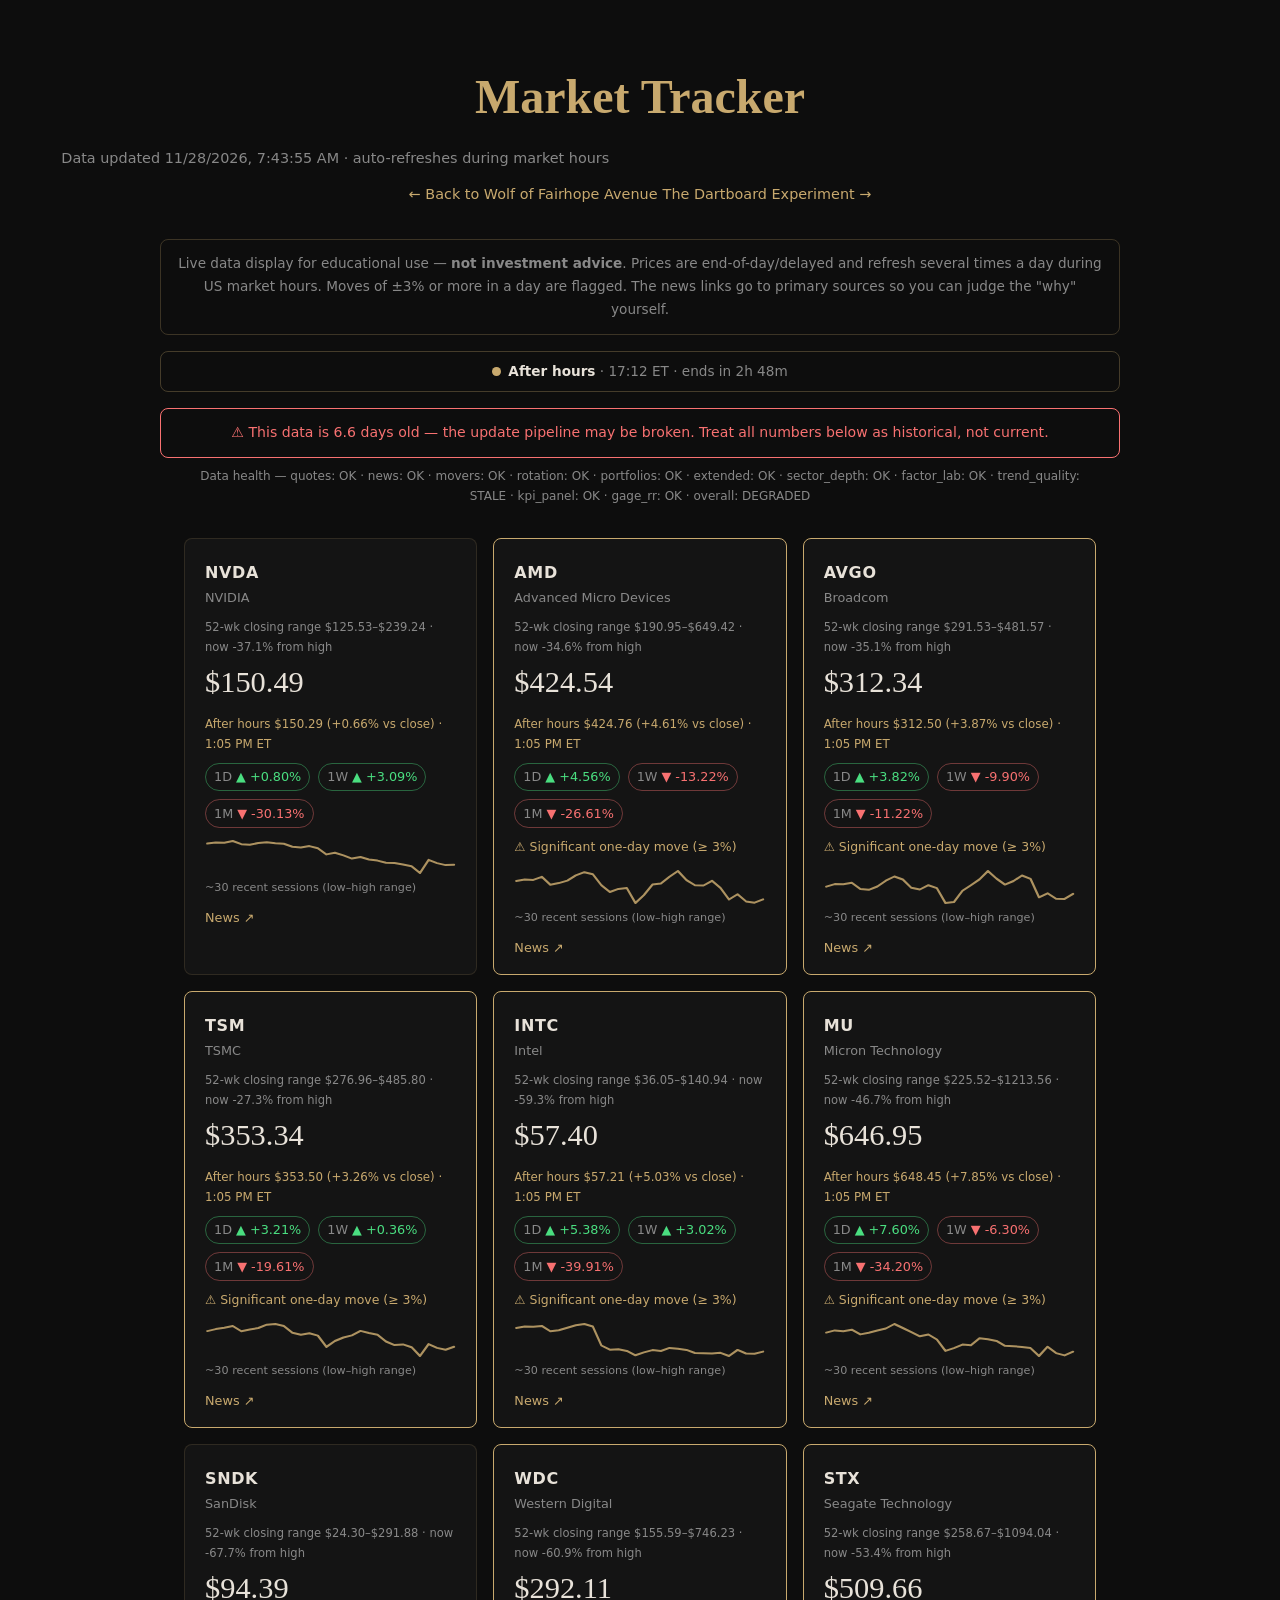
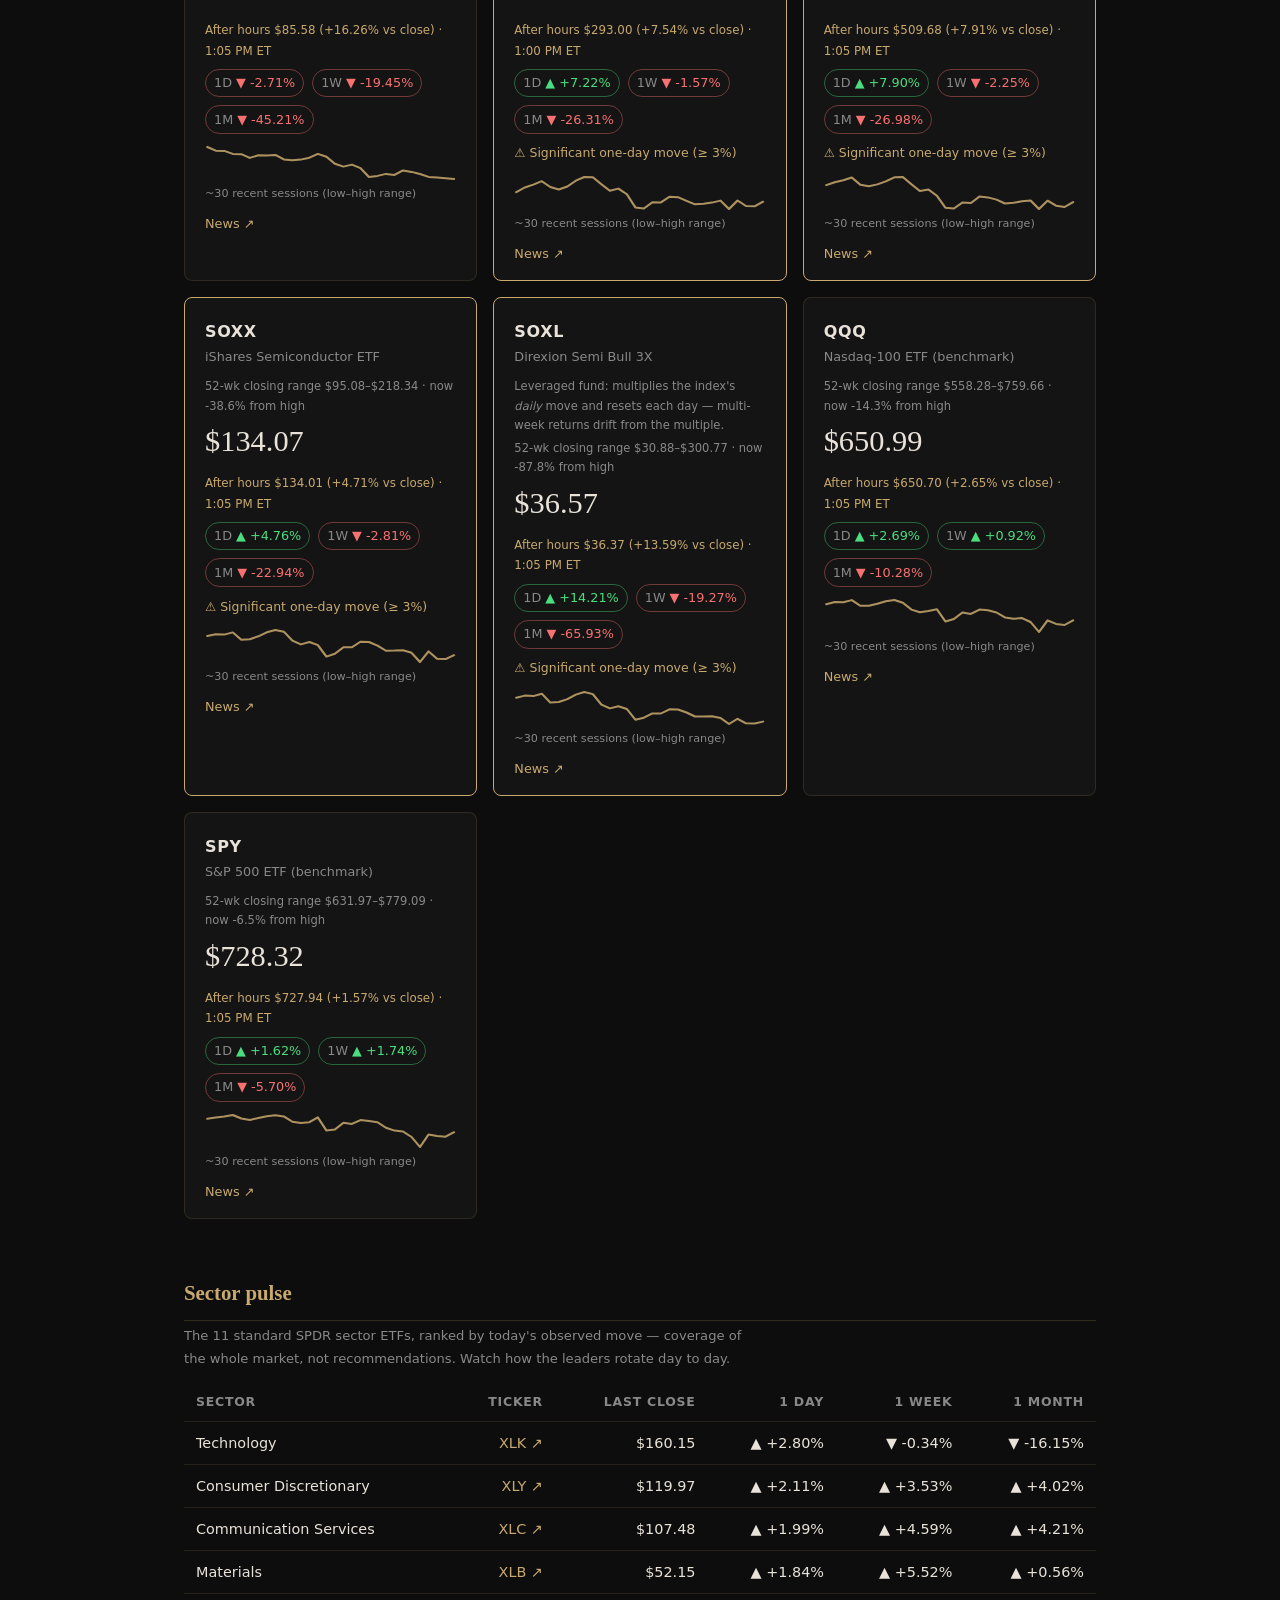
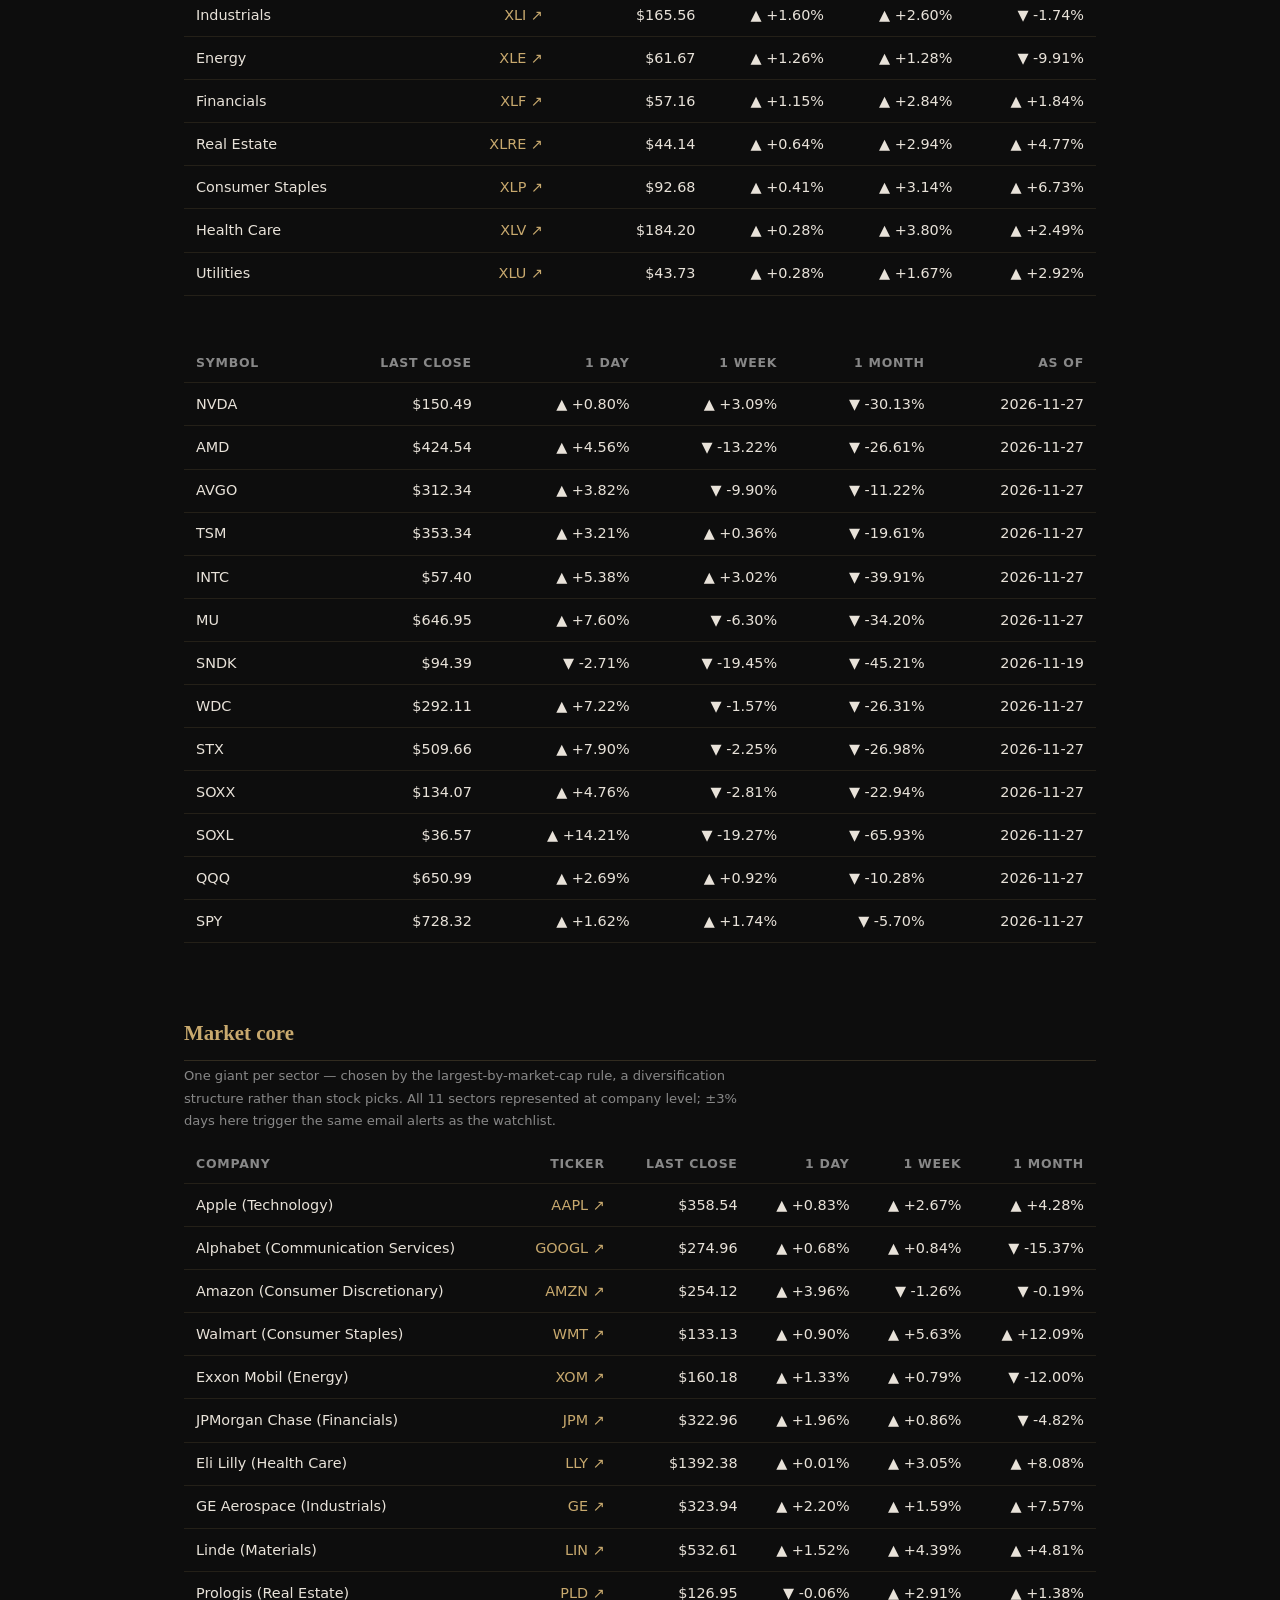
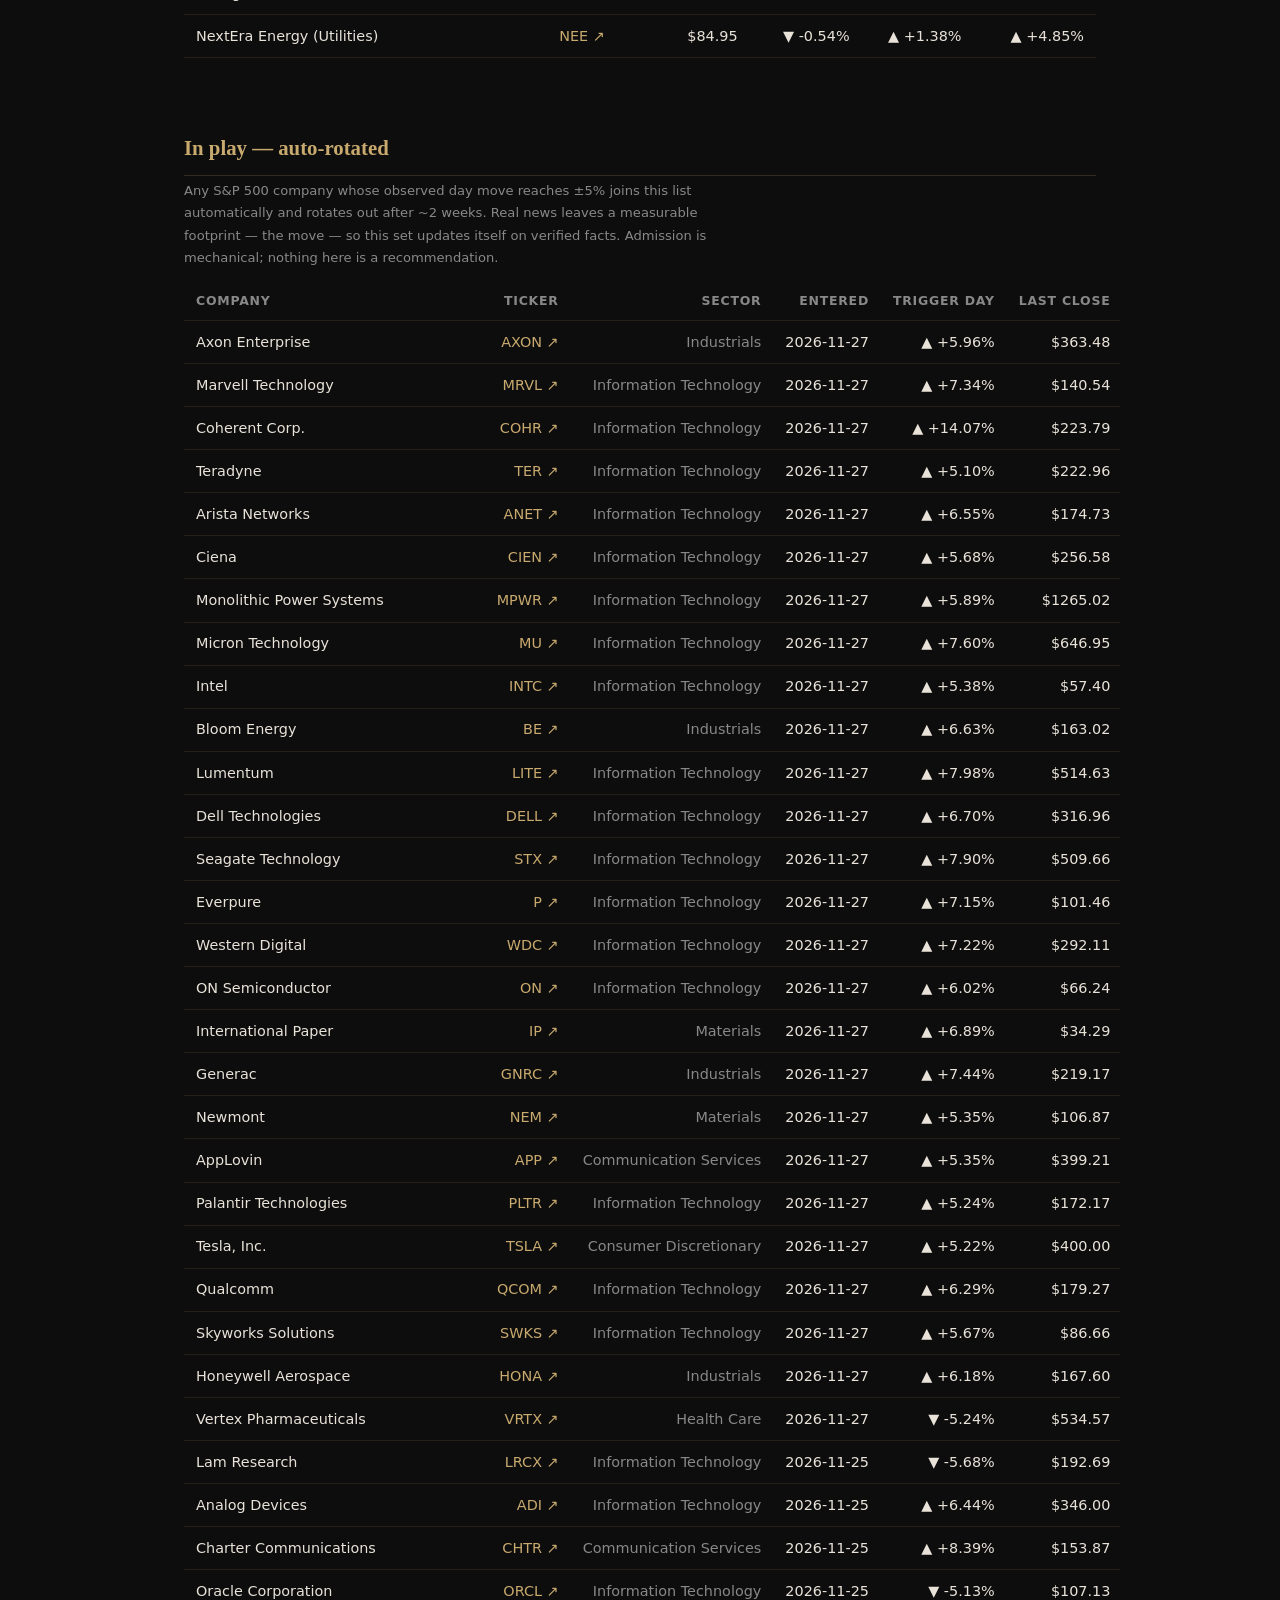
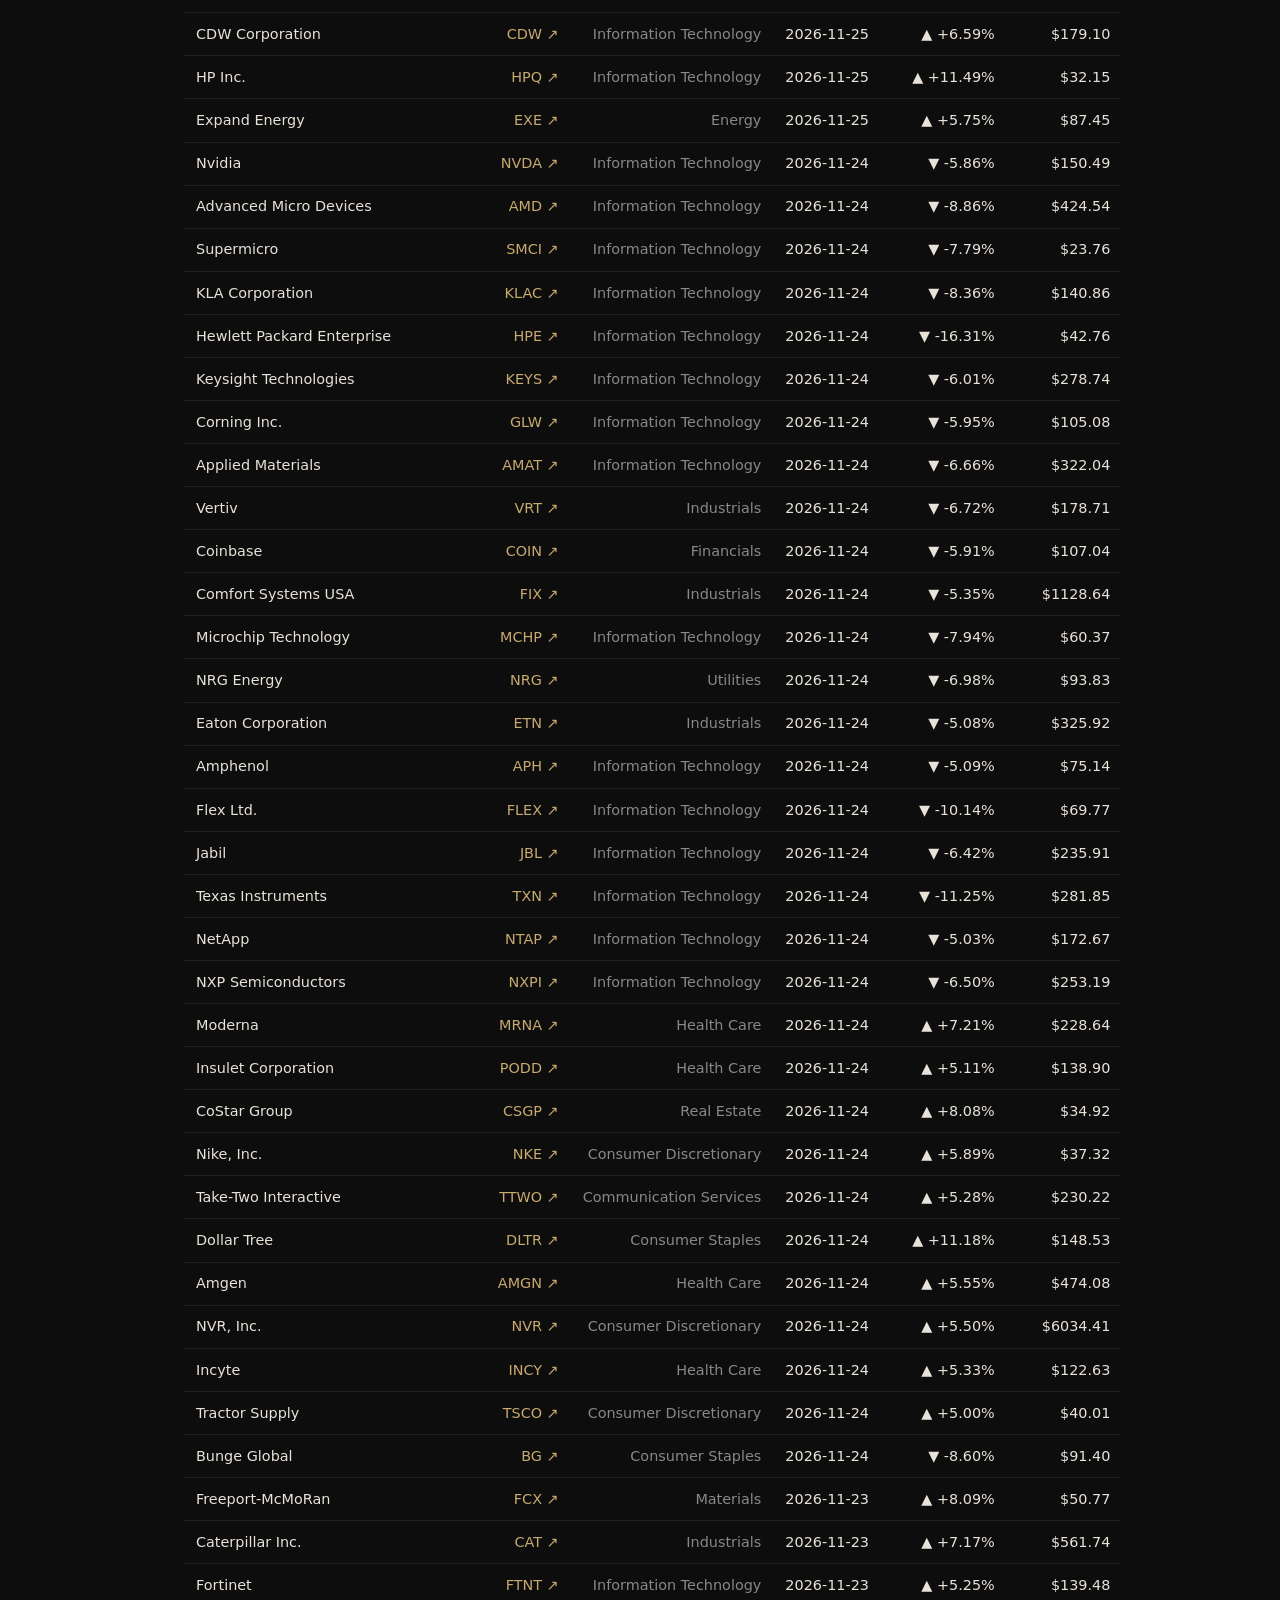
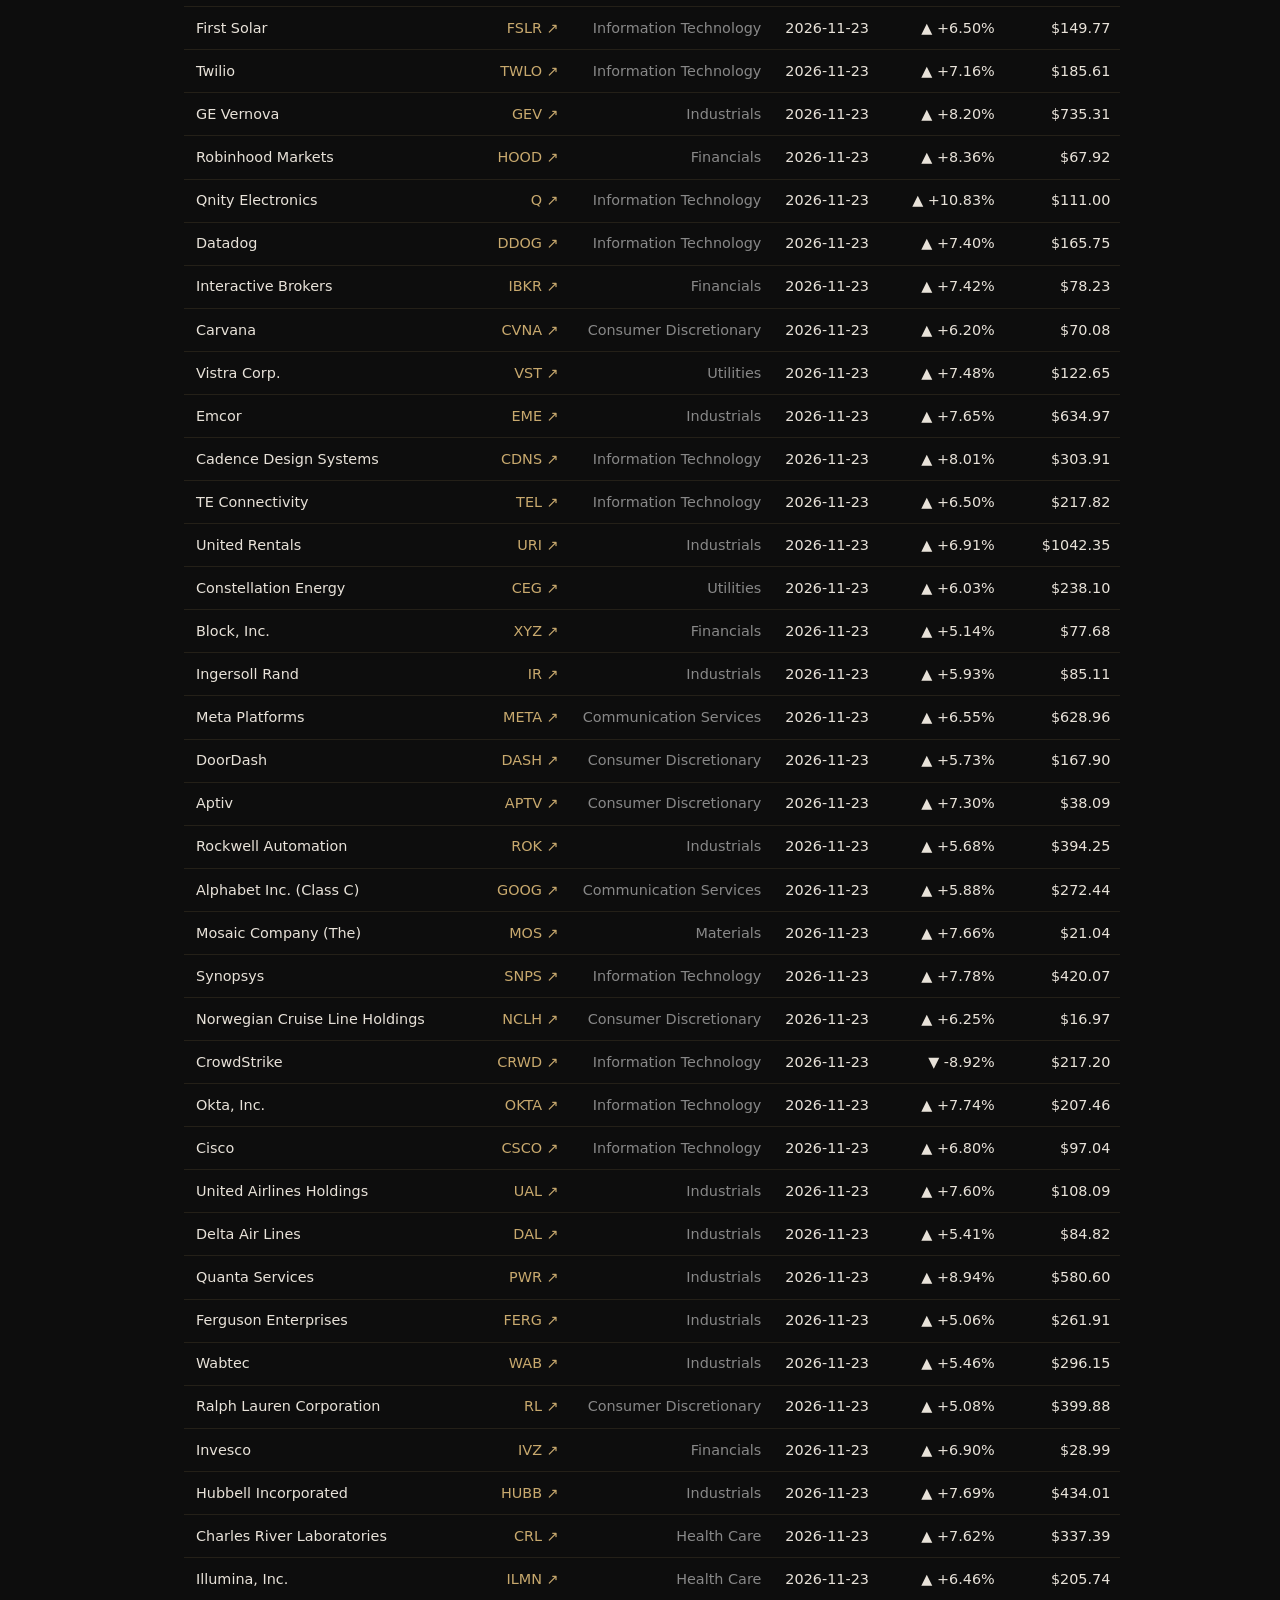
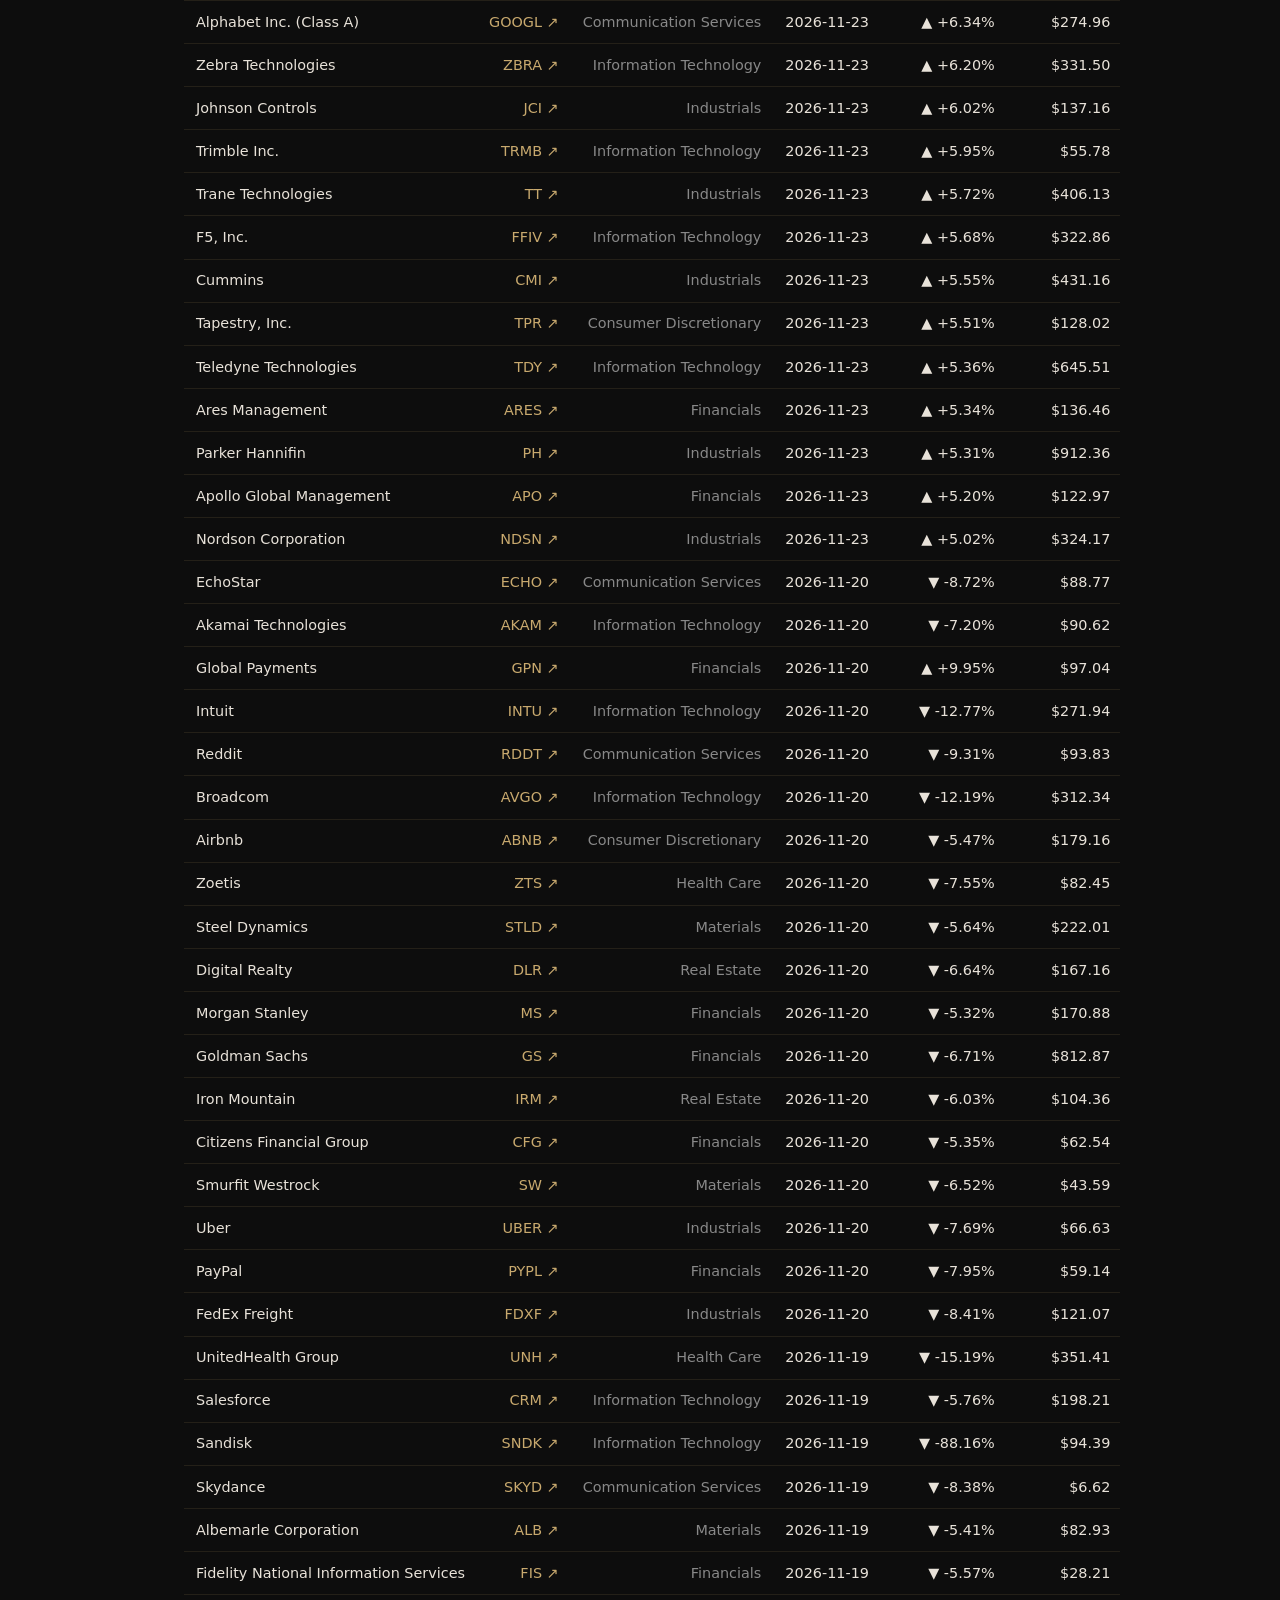
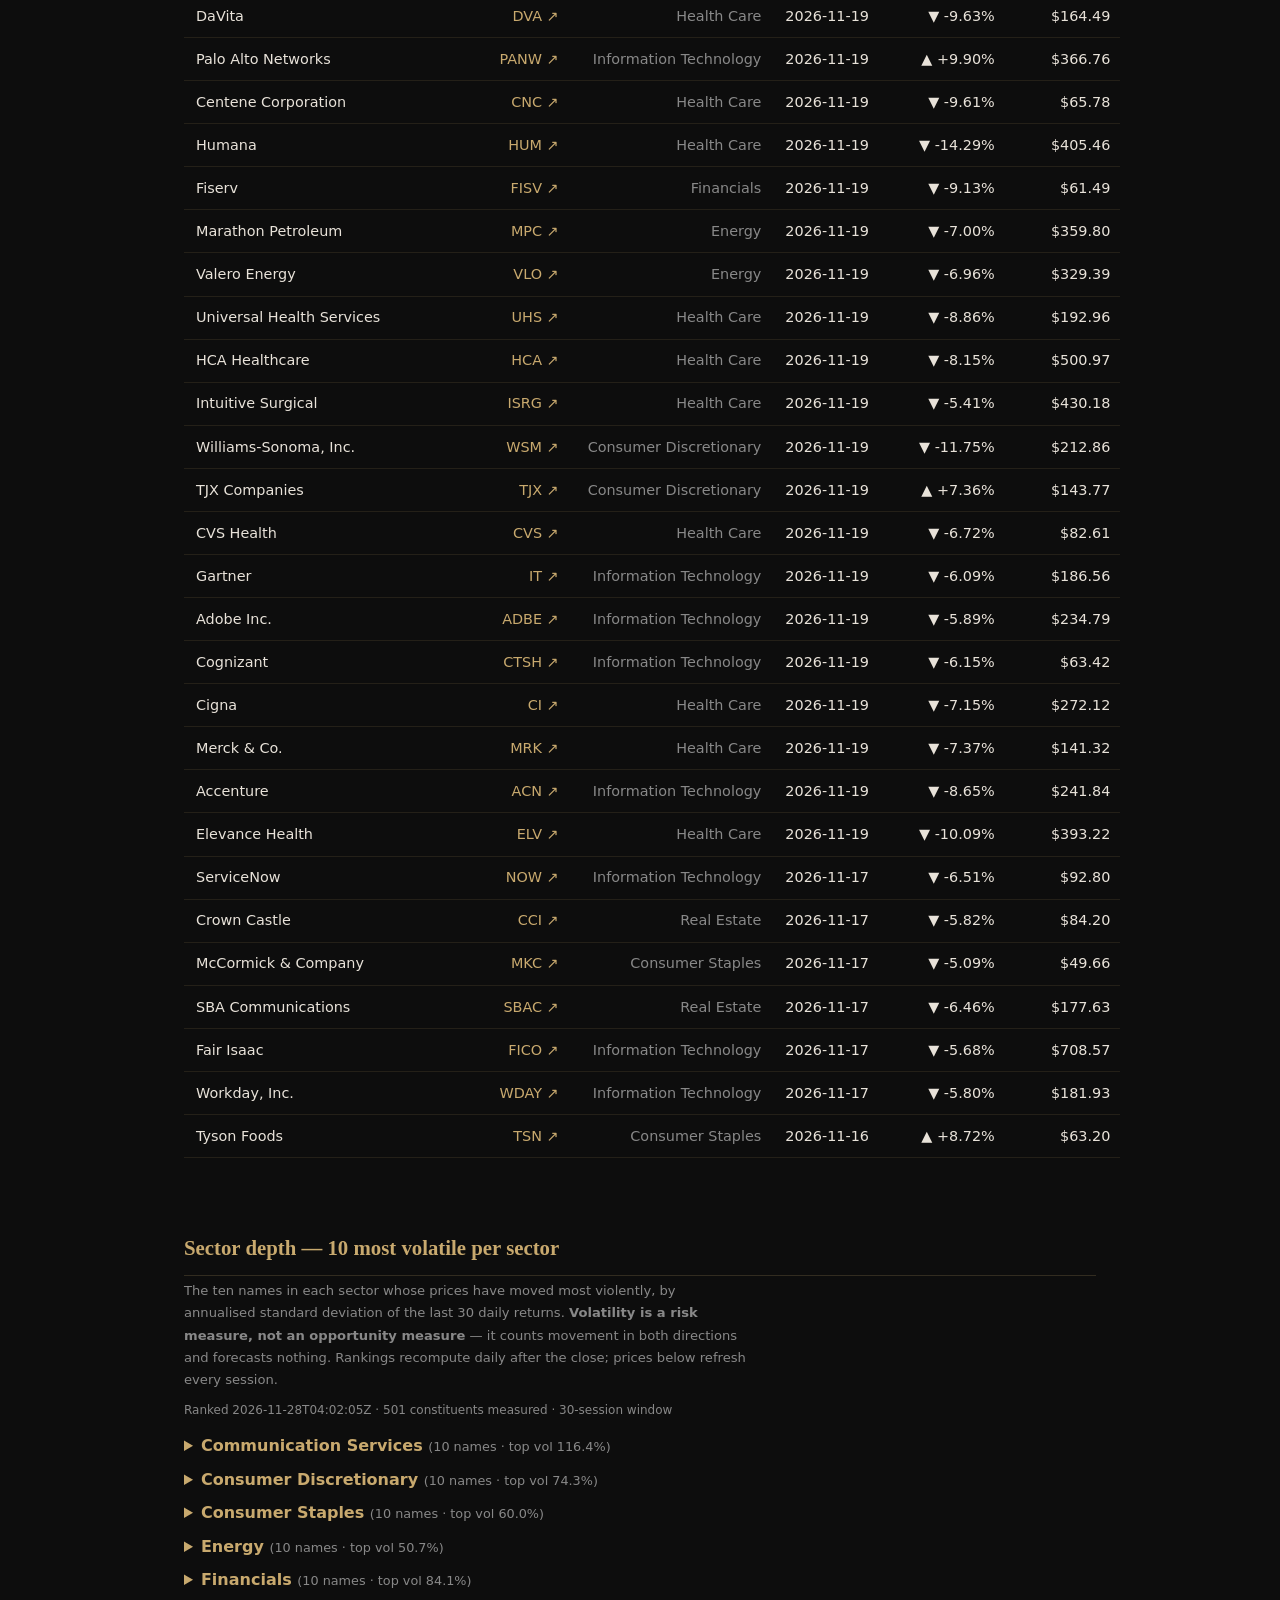
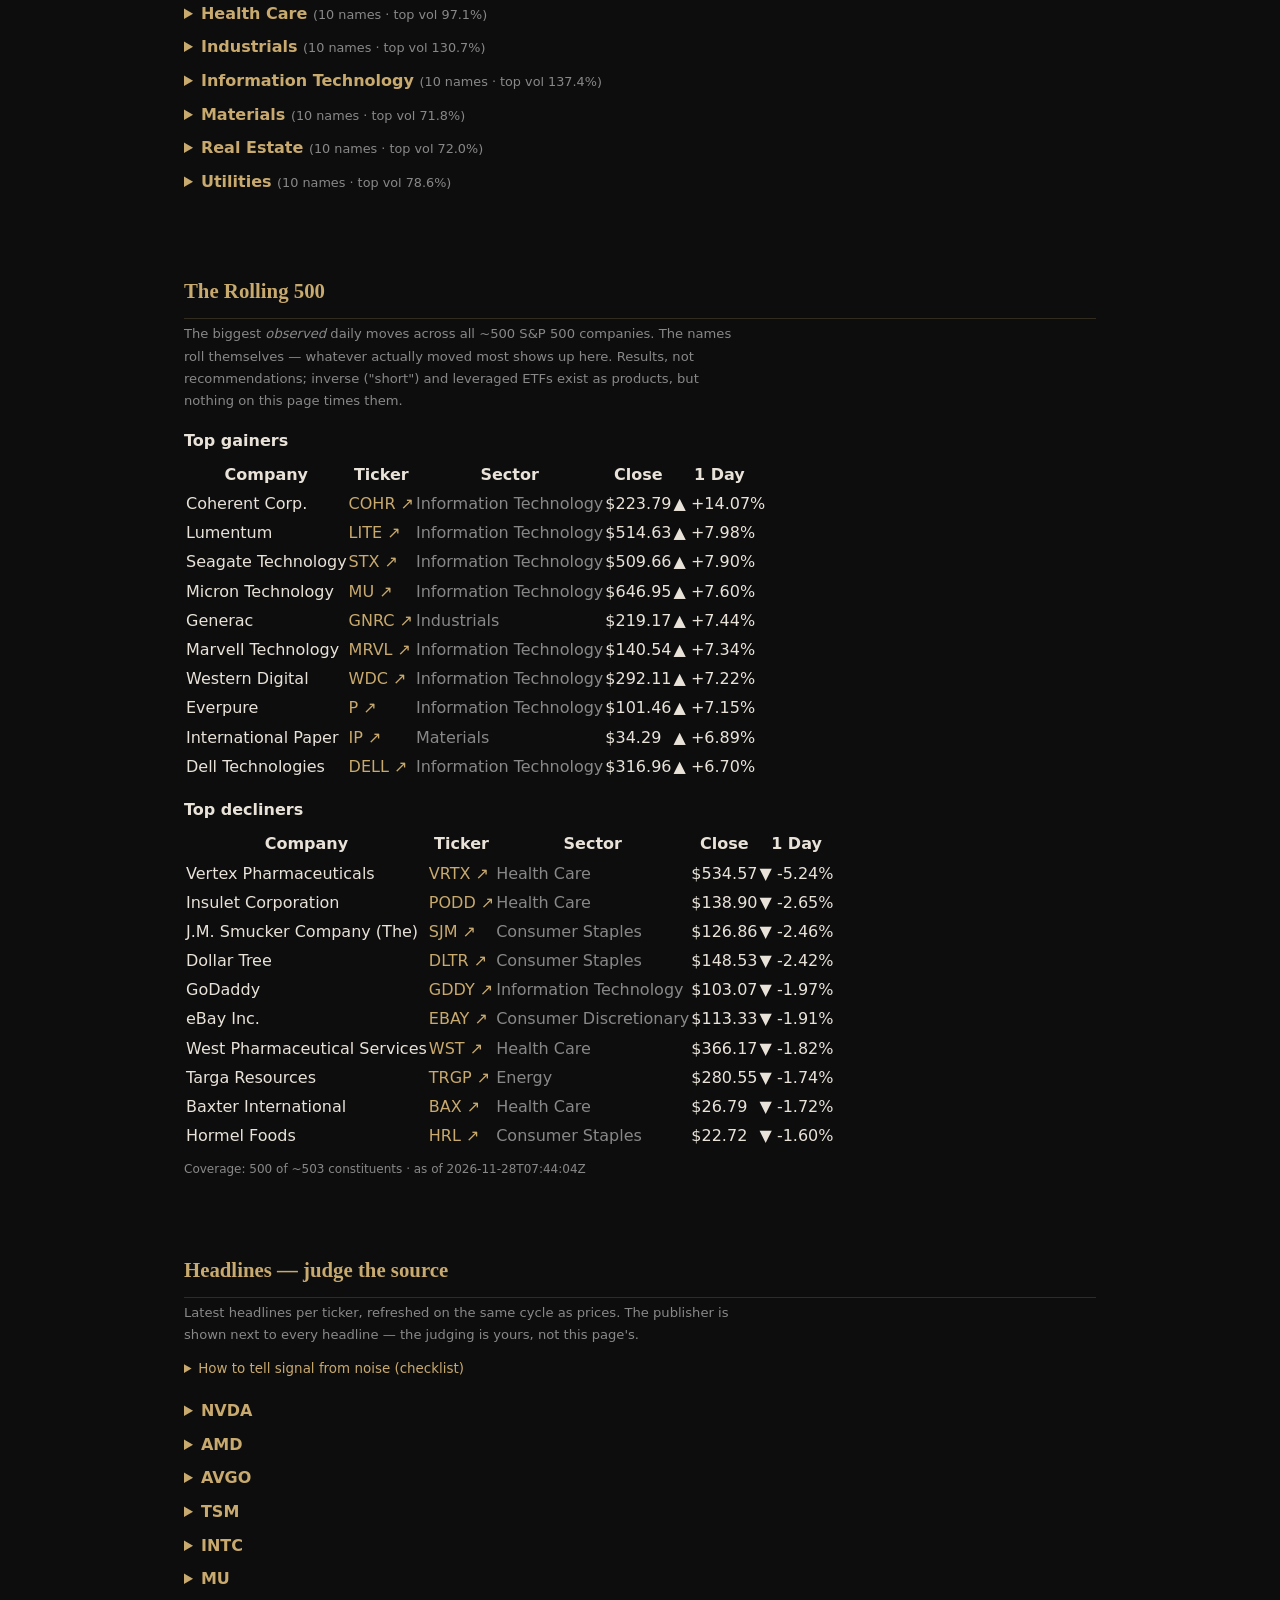
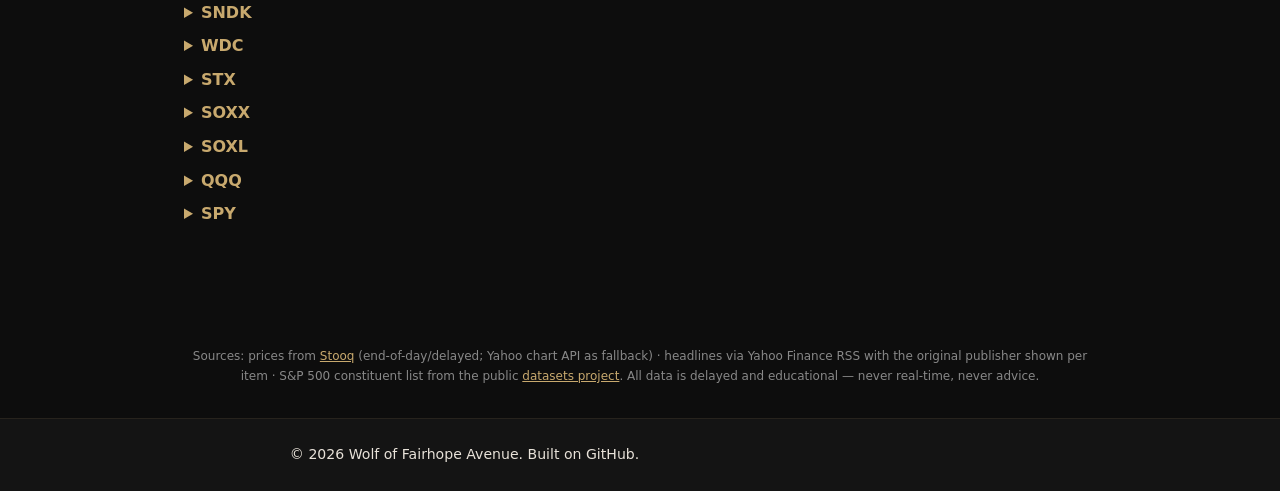
<file: tracker.html>
<!DOCTYPE html>
<html lang="en">
<head>
  <meta charset="UTF-8" />
  <meta name="viewport" content="width=device-width, initial-scale=1.0" />
  <title>Market Tracker — Wolf of Fairhope Avenue</title>
  <meta name="description" content="Live educational market tracker: NVDA, MU, SNDK, SOXX, SOXL vs the S&P 500 benchmark. Data refreshes several times daily during US market hours." />
  <link rel="icon" href="data:image/svg+xml,%3Csvg xmlns='http://www.w3.org/2000/svg' viewBox='0 0 100 100'%3E%3Ctext y='.9em' font-size='90'%3E%F0%9F%90%BA%3C/text%3E%3C/svg%3E" />
  <link rel="stylesheet" href="styles.css" />
  <style>
    /* ── Tracker-specific styles ──────────────────────────────────────── */
    .tracker-header {
      padding: 3.5rem 1.5rem 1rem;
      text-align: center;
    }
    .tracker-header h1 {
      font-family: var(--font-display);
      font-size: clamp(1.8rem, 4.5vw, 3rem);
      color: var(--color-accent);
    }
    .tracker-meta {
      color: var(--color-muted);
      font-size: .9rem;
      margin-top: .5rem;
    }
    .back-link {
      display: inline-block;
      margin-top: .75rem;
      color: var(--color-accent);
      text-decoration: none;
      font-size: .9rem;
    }
    .back-link:hover { text-decoration: underline; }

    .disclaimer {
      max-width: var(--max-w);
      margin: 1rem auto 0;
      padding: .75rem 1rem;
      border: 1px solid rgba(200,169,110,.25);
      border-radius: var(--radius);
      color: var(--color-muted);
      font-size: .85rem;
      text-align: center;
    }

    /* Stat tiles */
    .tiles {
      max-width: var(--max-w);
      margin: 2rem auto;
      padding: 0 1.5rem;
      display: grid;
      grid-template-columns: repeat(auto-fit, minmax(240px, 1fr));
      gap: 1rem;
    }
    .tile {
      background: var(--color-surface);
      border: 1px solid rgba(200,169,110,.15);
      border-radius: var(--radius);
      padding: 1.25rem 1.25rem 1rem;
    }
    .tile.flagged { border-color: var(--color-accent); }
    .tile-symbol {
      font-weight: 700;
      letter-spacing: .04em;
      color: var(--color-text);
    }
    .tile-name {
      color: var(--color-muted);
      font-size: .8rem;
      margin-bottom: .6rem;
    }
    .tile-price {
      font-family: var(--font-display);
      font-size: 1.9rem;
      color: var(--color-text);
      font-variant-numeric: tabular-nums;
    }
    .deltas { margin-top: .5rem; display: flex; gap: .5rem; flex-wrap: wrap; }
    .delta {
      font-size: .8rem;
      padding: .15rem .5rem;
      border-radius: 999px;
      font-variant-numeric: tabular-nums;
      border: 1px solid transparent;
      color: var(--color-text);
    }
    .delta .lbl { color: var(--color-muted); margin-right: .25rem; }
    .delta.up   { border-color: rgba(74,222,128,.4);  }
    .delta.down { border-color: rgba(248,113,113,.4); }
    .delta.up   .val { color: #4ade80; }
    .delta.down .val { color: #f87171; }
    .flag-note {
      margin-top: .55rem;
      font-size: .78rem;
      color: var(--color-accent);
    }
    .tile-links { margin-top: .6rem; font-size: .8rem; }
    .tile-links a { color: var(--color-accent); text-decoration: none; }
    .tile-links a:hover { text-decoration: underline; }

    .spark { display: block; width: 100%; height: 36px; margin-top: .7rem; opacity: .85; }
    .spark-label { font-size: .7rem; color: var(--color-muted); margin-top: .2rem; }

    .stale-warning {
      max-width: var(--max-w);
      margin: 1rem auto 0;
      padding: .75rem 1rem;
      border: 1px solid #f87171;
      border-radius: var(--radius);
      color: #f87171;
      font-size: .88rem;
      text-align: center;
    }

    /* Table view (accessibility requirement: data is never chart/color-only) */
    .table-wrap {
      max-width: var(--max-w);
      margin: 1rem auto 3rem;
      padding: 0 1.5rem;
      overflow-x: auto;
    }
    table.quotes {
      width: 100%;
      border-collapse: collapse;
      font-size: .9rem;
    }
    table.quotes th, table.quotes td {
      text-align: right;
      padding: .55rem .75rem;
      border-bottom: 1px solid rgba(200,169,110,.12);
      font-variant-numeric: tabular-nums;
      white-space: nowrap;
    }
    table.quotes th:first-child, table.quotes td:first-child { text-align: left; }
    table.quotes th {
      color: var(--color-muted);
      font-weight: 600;
      font-size: .78rem;
      text-transform: uppercase;
      letter-spacing: .06em;
    }
    .skip-link {
      position: absolute; left: -9999px; top: 0;
      background: var(--color-surface); color: var(--color-accent);
      padding: .5rem 1rem; z-index: 10;
    }
    .skip-link:focus { left: .5rem; top: .5rem; }
    a:focus-visible, summary:focus-visible {
      outline: 2px solid var(--color-accent); outline-offset: 2px;
    }
    .session-bar {
      max-width: var(--max-w); margin: 1rem auto 0; padding: .5rem 1rem;
      border: 1px solid rgba(200,169,110,.3); border-radius: var(--radius);
      text-align: center; font-size: .85rem; color: var(--color-text);
      font-variant-numeric: tabular-nums;
    }
    .session-dot {
      display: inline-block; width: .55rem; height: .55rem; border-radius: 50%;
      margin-right: .45rem; vertical-align: baseline; background: var(--color-muted);
    }
    .session-open .session-dot { background: #4ade80; }
    .session-pre .session-dot, .session-after .session-dot { background: var(--color-accent); }
    .session-sub { color: var(--color-muted); }
    .ext-line { color: var(--color-accent); font-size: .74rem; margin-top: .35rem; }
    .health-strip {
      max-width: var(--max-w); margin: .5rem auto 0; padding: 0 1.5rem;
      text-align: center; color: var(--color-muted); font-size: .75rem;
    }
    .site-footer {
      max-width: var(--max-w); margin: 0 auto 2rem; padding: 0 1.5rem;
      color: var(--color-muted); font-size: .75rem; text-align: center; line-height: 1.7;
    }
    .status-line {
      text-align: center;
      color: var(--color-muted);
      font-size: .85rem;
      padding: 2rem;
    }
  </style>
</head>
<body>

  <a class="skip-link" href="#tiles">Skip to market data</a>

  <header class="tracker-header">
    <h1>Market Tracker</h1>
    <p class="tracker-meta" id="updated">Loading latest data…</p>
    <a class="back-link" href="index.html">&larr; Back to Wolf of Fairhope Avenue</a>
    <a class="back-link" href="dartboard.html">The Dartboard Experiment &rarr;</a>
  </header>

  <p class="disclaimer">
    Live data display for educational use — <strong>not investment advice</strong>.
    Prices are end-of-day/delayed and refresh several times a day during US
    market hours. Moves of &plusmn;3% or more in a day are flagged. The news links go to
    primary sources so you can judge the "why" yourself.
  </p>

  <p class="session-bar" id="session" aria-live="polite">Checking market session…</p>
  <div id="stale"></div>
  <p class="health-strip" id="health" aria-live="polite"></p>

  <section class="tiles" id="tiles" aria-live="polite"></section>

  <section class="table-wrap" id="sector-section" hidden>
    <h2 style="font-family:var(--font-display);color:var(--color-accent);font-size:1.3rem;margin:1.5rem 0 .25rem;">Sector pulse</h2>
    <p style="color:var(--color-muted);font-size:.82rem;margin-bottom:.75rem;">
      The 11 standard SPDR sector ETFs, ranked by today's observed move — coverage of the
      whole market, not recommendations. Watch how the leaders rotate day to day.
    </p>
    <table class="quotes" aria-label="Sector ETF performance table">
      <thead>
        <tr><th scope="col">Sector</th><th scope="col">Ticker</th><th scope="col">Last close</th><th scope="col">1 day</th><th scope="col">1 week</th><th scope="col">1 month</th></tr>
      </thead>
      <tbody id="sector-tbody"></tbody>
    </table>
  </section>

  <div class="table-wrap">
    <table class="quotes" aria-label="Watchlist quotes table">
      <thead>
        <tr>
          <th scope="col">Symbol</th><th scope="col">Last close</th><th scope="col">1 day</th><th scope="col">1 week</th><th scope="col">1 month</th><th scope="col">As of</th>
        </tr>
      </thead>
      <tbody id="tbody"></tbody>
    </table>
  </div>

  <section class="table-wrap" id="core-section" hidden>
    <h2 style="font-family:var(--font-display);color:var(--color-accent);font-size:1.3rem;margin:1.5rem 0 .25rem;">Market core</h2>
    <p style="color:var(--color-muted);font-size:.82rem;margin-bottom:.75rem;">
      One giant per sector — chosen by the largest-by-market-cap rule, a diversification
      structure rather than stock picks. All 11 sectors represented at company level;
      ±3% days here trigger the same email alerts as the watchlist.
    </p>
    <table class="quotes" aria-label="Market core quotes table">
      <thead>
        <tr><th scope="col">Company</th><th scope="col">Ticker</th><th scope="col">Last close</th><th scope="col">1 day</th><th scope="col">1 week</th><th scope="col">1 month</th></tr>
      </thead>
      <tbody id="core-tbody"></tbody>
    </table>
  </section>

  <section class="table-wrap" id="inplay-section" hidden>
    <h2 style="font-family:var(--font-display);color:var(--color-accent);font-size:1.3rem;margin:1.5rem 0 .25rem;">In play — auto-rotated</h2>
    <p style="color:var(--color-muted);font-size:.82rem;margin-bottom:.75rem;" id="inplay-intro">
      Any S&amp;P 500 company whose observed day move reaches ±5% joins this list
      automatically and rotates out after ~2 weeks. Real news leaves a measurable
      footprint — the move — so this set updates itself on verified facts.
      Admission is mechanical; nothing here is a recommendation.
    </p>
    <table class="quotes" aria-label="In play rotation table">
      <thead>
        <tr><th scope="col">Company</th><th scope="col">Ticker</th><th scope="col">Sector</th><th scope="col">Entered</th><th scope="col">Trigger day</th><th scope="col">Last close</th></tr>
      </thead>
      <tbody id="inplay-tbody"></tbody>
    </table>
  </section>

  <section class="table-wrap" id="depth-section" hidden>
    <h2 style="font-family:var(--font-display);color:var(--color-accent);font-size:1.3rem;margin:1.5rem 0 .25rem;">Sector depth — 10 most volatile per sector</h2>
    <p style="color:var(--color-muted);font-size:.82rem;margin-bottom:.5rem;">
      The ten names in each sector whose prices have moved most violently, by
      annualised standard deviation of the last 30 daily returns.
      <strong>Volatility is a risk measure, not an opportunity measure</strong> —
      it counts movement in both directions and forecasts nothing. Rankings
      recompute daily after the close; prices below refresh every session.
    </p>
    <p style="color:var(--color-muted);font-size:.75rem;margin-bottom:.75rem;" id="depth-meta"></p>
    <div id="depth-groups"></div>
  </section>

  <section class="table-wrap" id="movers-section" hidden>
    <h2 style="font-family:var(--font-display);color:var(--color-accent);font-size:1.3rem;margin:1.5rem 0 .25rem;">The Rolling 500</h2>
    <p style="color:var(--color-muted);font-size:.82rem;margin-bottom:.75rem;">
      The biggest <em>observed</em> daily moves across all ~500 S&amp;P 500 companies.
      The names roll themselves — whatever actually moved most shows up here.
      Results, not recommendations; inverse ("short") and leveraged ETFs exist as
      products, but nothing on this page times them.
    </p>
    <div id="movers-tables"></div>
  </section>

  <section class="table-wrap" id="news-section" hidden>
    <h2 style="font-family:var(--font-display);color:var(--color-accent);font-size:1.3rem;margin:1.5rem 0 .25rem;">Headlines — judge the source</h2>
    <p style="color:var(--color-muted);font-size:.82rem;margin-bottom:.75rem;">
      Latest headlines per ticker, refreshed on the same cycle as prices. The publisher
      is shown next to every headline — the judging is yours, not this page's.
    </p>
    <details style="margin-bottom:1rem;color:var(--color-muted);font-size:.84rem;">
      <summary style="cursor:pointer;color:var(--color-accent);">How to tell signal from noise (checklist)</summary>
      <ul style="margin:.5rem 0 0 1.2rem;line-height:1.9;">
        <li><strong>Primary source?</strong> A company filing, press release, or earnings report beats any retelling of one.</li>
        <li><strong>Named sources?</strong> "The company said" is checkable; "sources say" and "analysts believe" often aren't.</li>
        <li><strong>Falsifiable claim?</strong> "$250B investment through 2035" can be verified. "Set to soar" cannot.</li>
        <li><strong>Price-target clickbait?</strong> Headlines with predictions in them are marketing, not reporting.</li>
        <li><strong>Cross-check:</strong> if a big claim appears in only one outlet, wait for a second independent one.</li>
      </ul>
    </details>
    <div id="news-list"></div>
  </section>

  <p class="status-line" id="status"></p>

  <footer class="site-footer">
    Sources: prices from <a href="https://stooq.com" target="_blank" rel="noopener noreferrer" style="color:var(--color-accent)">Stooq</a>
    (end-of-day/delayed; Yahoo chart API as fallback) · headlines via Yahoo Finance RSS with the
    original publisher shown per item · S&amp;P 500 constituent list from the public
    <a href="https://github.com/datasets/s-and-p-500-companies" target="_blank" rel="noopener noreferrer" style="color:var(--color-accent)">datasets project</a>.
    All data is delayed and educational — never real-time, never advice.
  </footer>

  <footer class="footer">
    <div class="container">
      <p>&copy; 2026 Wolf of Fairhope Avenue. Built on GitHub.</p>
    </div>
  </footer>

  <script>
    const RAW_BASE =
      "https://raw.githubusercontent.com/modernuser/skills-introduction-to-github/data/";
    const RAW_URL = RAW_BASE + "data/quotes.json";
    const LOCAL_URL = "data/quotes.json";
    const NEWS_SOURCES = [RAW_BASE + "data/news.json", "data/news.json"];
    const REFRESH_MS = 20 * 60 * 1000; // 20 minutes

    // Security: every external-origin string passes through esc(); every
    // external URL through safeUrl() (https-only, anything else renders "#").
    function esc(v) {
      return String(v).replace(/[&<>"']/g, c => ({"&":"&amp;","<":"&lt;",">":"&gt;",'"':"&quot;","'":"&#39;"}[c]));
    }
    function safeUrl(u) {
      try { if (new URL(u).protocol === "https:") return esc(u); } catch (e) { /* fall through */ }
      return "#";
    }
    function newsUrl(sym) {
      return "https://finance.yahoo.com/quote/" + encodeURIComponent(sym) + "/news";
    }

    function fmtPct(v) {
      if (v === null || v === undefined) return "—";
      const sign = v > 0 ? "+" : "";
      return sign + v.toFixed(2) + "%";
    }
    function arrow(v) {
      if (v === null || v === undefined || v === 0) return "";
      return v > 0 ? "▲ " : "▼ "; // ▲ / ▼ — identity never by color alone
    }
    function dirClass(v) {
      if (v === null || v === undefined || v === 0) return "";
      return v > 0 ? "up" : "down";
    }

    function deltaChip(label, v) {
      return `<span class="delta ${dirClass(v)}"><span class="lbl">${label}</span>` +
             `<span class="val">${arrow(v)}${fmtPct(v)}</span></span>`;
    }

    function sparkline(recent) {
      if (!recent || recent.length < 2) return "";
      const w = 220, h = 36, pad = 2;
      const min = Math.min(...recent), max = Math.max(...recent);
      const span = max - min || 1;
      const pts = recent.map((v, i) => {
        const x = pad + i * (w - 2 * pad) / (recent.length - 1);
        const y = h - pad - (v - min) / span * (h - 2 * pad);
        return x.toFixed(1) + "," + y.toFixed(1);
      }).join(" ");
      return `<svg class="spark" viewBox="0 0 ${w} ${h}" preserveAspectRatio="none" aria-hidden="true">
        <polyline points="${pts}" fill="none" stroke="var(--color-accent)"
          stroke-width="2" stroke-linejoin="round" stroke-linecap="round"/>
      </svg><div class="spark-label">~30 recent sessions (low–high range)</div>`;
    }

    // Market session clock — mirrors scripts/market_session.py. Uses the
    // browser's tz database via en-US/New_York formatting, so DST is right.
    const HOLIDAYS_2026_27 = new Set([
      "2026-01-01","2026-01-19","2026-02-16","2026-04-03","2026-05-25","2026-06-19",
      "2026-07-03","2026-09-07","2026-11-26","2026-12-25",
      "2027-01-01","2027-01-18","2027-02-15","2027-03-26","2027-05-31","2027-06-18",
      "2027-07-05","2027-09-06","2027-11-25","2027-12-24"]);
    const HALF_DAYS = new Set(["2026-11-27","2026-12-24","2027-11-26"]);

    function etParts(d = new Date()) {
      const fmt = new Intl.DateTimeFormat("en-US", {
        timeZone: "America/New_York", hour12: false,
        year: "numeric", month: "2-digit", day: "2-digit",
        hour: "2-digit", minute: "2-digit", weekday: "short" });
      const p = Object.fromEntries(fmt.formatToParts(d).map(x => [x.type, x.value]));
      return { date: `${p.year}-${p.month}-${p.day}`,
               minutes: (+p.hour % 24) * 60 + +p.minute,
               weekday: p.weekday,
               clock: `${p.hour}:${p.minute}` };
    }

    function marketSession(d = new Date()) {
      const { date, minutes, weekday, clock } = etParts(d);
      const weekend = weekday === "Sat" || weekday === "Sun";
      if (weekend || HOLIDAYS_2026_27.has(date))
        return { key: "closed", label: "Closed", clock, reason: weekend ? "weekend" : "market holiday" };
      const close = HALF_DAYS.has(date) ? 13 * 60 : 16 * 60;
      const afterEnd = HALF_DAYS.has(date) ? 17 * 60 : 20 * 60;
      if (minutes >= 4 * 60 && minutes < 9 * 60 + 30)
        return { key: "pre", label: "Pre-market", clock, next: "opens", nextAt: 9 * 60 + 30, minutes };
      if (minutes >= 9 * 60 + 30 && minutes < close)
        return { key: "open", label: "Open", clock, next: "closes", nextAt: close, minutes };
      if (minutes >= close && minutes < afterEnd)
        return { key: "after", label: "After hours", clock, next: "ends", nextAt: afterEnd, minutes };
      return { key: "closed", label: "Closed", clock, reason: "outside session hours" };
    }

    function renderSession() {
      const s = marketSession();
      const el = document.getElementById("session");
      el.className = "session-bar session-" + (s.key === "open" ? "open" : s.key);
      let detail;
      if (s.next) {
        const left = s.nextAt - s.minutes;
        const h = Math.floor(left / 60), m = left % 60;
        detail = `${s.next} in ${h ? h + "h " : ""}${m}m`;
      } else {
        detail = s.reason;
      }
      el.innerHTML = `<span class="session-dot" aria-hidden="true"></span>` +
        `<strong>${esc(s.label)}</strong> <span class="session-sub">· ${esc(s.clock)} ET · ${esc(detail)}` +
        (s.key === "closed" ? " · showing last close" : "") + `</span>`;
    }

    // Data older than this on the page is suspicious even across a long
    // holiday weekend (Fri close -> Tue reopen is ~89h). Warn but keep
    // showing what we have; hard failures alert via GitHub issue anyway.
    const STALE_MS = 100 * 60 * 60 * 1000;

    function staleBanner(updatedIso) {
      const age = Date.now() - new Date(updatedIso).getTime();
      if (age < STALE_MS) return "";
      // A legitimately closed market is not a broken pipeline.
      if (marketSession().key === "closed" && age < 4 * STALE_MS) return "";
      const days = (age / 86400000).toFixed(1);
      return `<p class="stale-warning">⚠ This data is ${days} days old — the update
        pipeline may be broken. Treat all numbers below as historical, not current.</p>`;
    }

    let EXTENDED = {};

    function extLine(sym) {
      const e = EXTENDED[sym];
      if (!e) return "";
      const tag = e.session === "pre" ? "Pre-market" : "After hours";
      const when = new Date(e.time).toLocaleTimeString("en-US",
        { timeZone: "America/New_York", hour: "numeric", minute: "2-digit" });
      return `<div class="ext-line">${tag} $${e.price.toFixed(2)} ` +
             `(${e.pct >= 0 ? "+" : ""}${e.pct.toFixed(2)}% vs close) · ${esc(when)} ET</div>`;
    }

    function render(data) {
      document.getElementById("updated").textContent =
        "Data updated " + new Date(data.updated).toLocaleString() +
        " · auto-refreshes during market hours";

      const tiles = data.quotes.map(q => {
        const news = newsUrl(q.symbol);
        const flag = q.significant
          ? `<div class="flag-note">⚠ Significant one-day move (≥ ${data.significant_pct}%)</div>`
          : "";
        return `<article class="tile ${q.significant ? "flagged" : ""}">
          <div class="tile-symbol">${esc(q.symbol)}</div>
          <div class="tile-name">${esc(q.name)}</div>
          ${/\d\s*[xX×]\b/.test(q.name) ? `<div style="color:var(--color-muted);font-size:.72rem;margin-top:.2rem;">Leveraged fund: multiplies the index's <em>daily</em> move and resets each day — multi-week returns drift from the multiple.</div>` : ""}
          ${q.hi52 ? `<div style="color:var(--color-muted);font-size:.72rem;margin-top:.2rem;">52-wk closing range $${q.lo52.toFixed(2)}–$${q.hi52.toFixed(2)} · now ${((q.close - q.hi52) / q.hi52 * 100).toFixed(1)}% from high</div>` : ""}
          <div class="tile-price">$${q.close.toFixed(2)}</div>
          ${extLine(q.symbol)}
          <div class="deltas">
            ${deltaChip("1D", q.d1)}${deltaChip("1W", q.w1)}${deltaChip("1M", q.m1)}
          </div>
          ${flag}
          ${sparkline(q.recent)}
          <div class="tile-links"><a href="${news}" target="_blank" rel="noopener noreferrer">News ↗</a></div>
        </article>`;
      }).join("");
      document.getElementById("tiles").innerHTML = tiles;
      document.getElementById("stale").innerHTML = staleBanner(data.updated);

      document.getElementById("tbody").innerHTML = data.quotes.map(q =>
        `<tr>
          <td>${esc(q.symbol)}</td>
          <td>$${q.close.toFixed(2)}</td>
          <td>${arrow(q.d1)}${fmtPct(q.d1)}</td>
          <td>${arrow(q.w1)}${fmtPct(q.w1)}</td>
          <td>${arrow(q.m1)}${fmtPct(q.m1)}</td>
          <td>${esc(q.date)}</td>
        </tr>`).join("");

      const sectors = (data.sectors || []).slice()
        .sort((a, b) => (b.d1 ?? -Infinity) - (a.d1 ?? -Infinity));
      const sectorSection = document.getElementById("sector-section");
      if (sectors.length) {
        sectorSection.hidden = false;
        document.getElementById("sector-tbody").innerHTML = sectors.map(q =>
          `<tr>
            <td>${esc(q.name)}</td>
            <td><a href="${newsUrl(q.symbol)}" target="_blank" rel="noopener noreferrer" style="color:var(--color-accent);text-decoration:none">${esc(q.symbol)} ↗</a></td>
            <td>$${q.close.toFixed(2)}</td>
            <td>${arrow(q.d1)}${fmtPct(q.d1)}</td>
            <td>${arrow(q.w1)}${fmtPct(q.w1)}</td>
            <td>${arrow(q.m1)}${fmtPct(q.m1)}</td>
          </tr>`).join("");
      }

      document.getElementById("status").textContent =
        (data.errors && data.errors.length)
          ? "Some symbols failed to update: " + data.errors.join("; ")
          : "";
    }

    function renderCore(core) {
      if (!core || !core.length) return;
      document.getElementById("core-section").hidden = false;
      document.getElementById("core-tbody").innerHTML = core.map(q => `<tr>
        <td>${esc(q.name)}</td>
        <td><a href="${newsUrl(q.symbol)}" target="_blank" rel="noopener noreferrer" style="color:var(--color-accent);text-decoration:none">${esc(q.symbol)} ↗</a></td>
        <td>$${q.close.toFixed(2)}</td>
        <td>${arrow(q.d1)}${fmtPct(q.d1)}</td>
        <td>${arrow(q.w1)}${fmtPct(q.w1)}</td>
        <td>${arrow(q.m1)}${fmtPct(q.m1)}</td>
      </tr>`).join("");
    }

    function renderInPlay(data) {
      const entries = data.entries || [];
      if (!entries.length) return;
      document.getElementById("inplay-section").hidden = false;
      document.getElementById("inplay-tbody").innerHTML = entries.map(r => `<tr>
        <td>${esc(r.name)}</td>
        <td><a href="${newsUrl(r.symbol)}" target="_blank" rel="noopener noreferrer" style="color:var(--color-accent);text-decoration:none">${esc(r.symbol)} ↗</a></td>
        <td style="color:var(--color-muted)">${esc(r.sector)}</td>
        <td>${esc(r.entered)}</td>
        <td>${arrow(r.trigger_pct)}${fmtPct(r.trigger_pct)}</td>
        <td>$${r.last_close.toFixed(2)}</td>
      </tr>`).join("");
    }

    function renderDepth(depth, liveCloses) {
      const sectors = Object.entries(depth.sectors || {});
      if (!sectors.length) return;
      document.getElementById("depth-section").hidden = false;
      document.getElementById("depth-meta").textContent =
        `Ranked ${depth.generated} · ${depth.coverage} constituents measured · ` +
        `${depth.window_sessions}-session window`;
      document.getElementById("depth-groups").innerHTML = sectors.map(([sector, rows]) => {
        const body = rows.map(r => {
          const live = liveCloses[r.symbol];
          const price = live && live.close > 0 ? live.close : r.last_close;
          const moved = live && live.close > 0 && live.date !== r.as_of;
          const chg = (price - r.last_close) / r.last_close * 100;
          return `<tr>
            <td>${esc(r.name)}</td>
            <td><a href="${newsUrl(r.symbol)}" target="_blank" rel="noopener noreferrer" style="color:var(--color-accent);text-decoration:none">${esc(r.symbol)} ↗</a></td>
            <td>$${price.toFixed(2)}${moved ? ' <span style="color:var(--color-muted);font-size:.7rem">live</span>' : ''}</td>
            <td>${moved ? arrow(chg) + fmtPct(chg) : '<span style="color:var(--color-muted)">—</span>'}</td>
            <td>${r.vol_30d.toFixed(1)}%</td>
          </tr>`;
        }).join("");
        return `<details style="margin:.4rem 0;">
          <summary style="cursor:pointer;color:var(--color-accent);font-weight:600;">${esc(sector)} <span style="color:var(--color-muted);font-weight:400;font-size:.8rem;">(${rows.length} names · top vol ${rows[0].vol_30d.toFixed(1)}%)</span></summary>
          <table class="quotes" aria-label="${esc(sector)} most volatile names">
            <thead><tr><th scope="col">Company</th><th scope="col">Ticker</th><th scope="col">Price</th><th scope="col">vs ranking</th><th scope="col">30d volatility</th></tr></thead>
            <tbody>${body}</tbody>
          </table>
        </details>`;
      }).join("");
    }

    function renderMovers(data) {
      if (!data.gainers || !data.gainers.length) return;
      document.getElementById("movers-section").hidden = false;
      const block = (title, rows) => `
        <h3 style="color:var(--color-text);font-size:1rem;margin:.9rem 0 .3rem;">${title}</h3>
        <table>
          <thead><tr><th scope="col">Company</th><th scope="col">Ticker</th><th scope="col">Sector</th><th scope="col">Close</th><th scope="col">1 Day</th></tr></thead>
          <tbody>${rows.map(m => `<tr>
            <td>${esc(m.name)}</td>
            <td><a href="${newsUrl(m.symbol)}" target="_blank" rel="noopener noreferrer" style="color:var(--color-accent);text-decoration:none">${esc(m.symbol)} ↗</a></td>
            <td style="color:var(--color-muted)">${esc(m.sector)}</td>
            <td>$${m.close.toFixed(2)}</td>
            <td>${arrow(m.pct)}${fmtPct(m.pct)}</td>
          </tr>`).join("")}</tbody>
        </table>`;
      document.getElementById("movers-tables").innerHTML =
        block("Top gainers", data.gainers) + block("Top decliners", data.losers) +
        `<p style="color:var(--color-muted);font-size:.75rem;margin-top:.5rem;">Coverage: ${data.coverage} of ~503 constituents · as of ${esc(data.updated)}</p>`;
    }

    function renderHealth(h) {
      const label = { ok: "OK", stale: "STALE", missing: "pending" };
      const parts = Object.entries(h.files || {}).map(([name, f]) =>
        `${esc(name)}: ${label[f.status] || esc(f.status)}`);
      document.getElementById("health").textContent =
        "Data health — " + parts.join(" · ") +
        (h.overall === "ok" ? "" : " · overall: " + h.overall.toUpperCase());
    }

    function hostname(link) {
      try { return new URL(link).hostname.replace(/^www\./, ""); }
      catch (e) { return ""; }
    }

    function renderNews(data) {
      const symbols = Object.keys(data.news || {});
      if (!symbols.length) return;
      document.getElementById("news-section").hidden = false;
      document.getElementById("news-list").innerHTML = symbols.map(sym => {
        const items = data.news[sym].map(it =>
          `<li style="margin:.35rem 0;line-height:1.5;">
            <a href="${safeUrl(it.link)}" target="_blank" rel="noopener noreferrer"
               style="color:var(--color-text);text-decoration:none;">${esc(it.title)}</a>
            <span style="color:var(--color-muted);font-size:.78rem;"> — ${esc(hostname(it.link))}</span>
          </li>`).join("");
        return `<details style="margin:.4rem 0;">
          <summary style="cursor:pointer;color:var(--color-accent);font-weight:600;">${esc(sym)}</summary>
          <ul style="list-style:none;margin:.3rem 0 .6rem .5rem;">${items}</ul>
        </details>`;
      }).join("");
    }

    async function fetchFirst(urls) {
      const bust = "?t=" + Date.now();
      for (const url of urls) {
        try {
          const resp = await fetch(url + bust, { cache: "no-store" });
          if (resp.ok) return await resp.json();
        } catch (e) { /* try next source */ }
      }
      return null;
    }

    async function load() {
      const data = await fetchFirst([RAW_URL, LOCAL_URL]);
      if (data) render(data);
      else document.getElementById("updated").textContent =
        "No data available yet — the first scheduled update hasn't run.";
      if (data) renderCore(data.core);
      const ext = await fetchFirst([RAW_BASE + "data/extended.json", "data/extended.json"]);
      if (ext && ext.quotes) { EXTENDED = ext.quotes; if (data) render(data); }
      const health = await fetchFirst([RAW_BASE + "data/health.json", "data/health.json"]);
      if (health) renderHealth(health);
      const inplay = await fetchFirst([RAW_BASE + "data/rotation.json", "data/rotation.json"]);
      if (inplay) renderInPlay(inplay);
      const depth = await fetchFirst([RAW_BASE + "data/sector_depth.json", "data/sector_depth.json"]);
      if (depth) {
        const live = await fetchFirst([RAW_BASE + "data/sp500_closes.json", "data/sp500_closes.json"]);
        renderDepth(depth, live || {});
      }
      const movers = await fetchFirst([RAW_BASE + "data/movers.json", "data/movers.json"]);
      if (movers) renderMovers(movers);
      const news = await fetchFirst(NEWS_SOURCES);
      if (news) renderNews(news);
    }

    renderSession();
    setInterval(renderSession, 30000);
    load();
    setInterval(load, REFRESH_MS);
  </script>

</body>
</html>
</file>
<file: styles.css>
/* ── Reset & base ──────────────────────────────────────────────────────── */
*, *::before, *::after { box-sizing: border-box; margin: 0; padding: 0; }

:root {
  --color-bg:       #0d0d0d;
  --color-surface:  #141414;
  --color-alt:      #1a1a1a;
  --color-accent:   #c8a96e;   /* warm gold */
  --color-accent2:  #8b5e3c;   /* deep copper */
  --color-text:     #e8e2d9;
  --color-muted:    #888;
  --font-display:   'Georgia', serif;
  --font-body:      'Segoe UI', system-ui, sans-serif;
  --max-w:          960px;
  --radius:         8px;
}

html { scroll-behavior: smooth; }

body {
  background: var(--color-bg);
  color: var(--color-text);
  font-family: var(--font-body);
  font-size: 1rem;
  line-height: 1.7;
}

/* ── Hero ──────────────────────────────────────────────────────────────── */
.hero {
  min-height: 100vh;
  display: flex;
  align-items: center;
  justify-content: center;
  text-align: center;
  padding: 2rem;
  background:
    linear-gradient(160deg, rgba(200,169,110,.12) 0%, transparent 60%),
    radial-gradient(ellipse at 50% 80%, rgba(139,94,60,.18) 0%, transparent 70%),
    var(--color-bg);
  border-bottom: 1px solid rgba(200,169,110,.15);
}

.hero-content { max-width: 680px; }

.title {
  font-family: var(--font-display);
  font-size: clamp(2.4rem, 7vw, 5rem);
  font-weight: 700;
  letter-spacing: -.02em;
  color: var(--color-accent);
  text-shadow: 0 2px 40px rgba(200,169,110,.25);
  margin-bottom: .5rem;
}

.tagline {
  font-size: clamp(1rem, 2.5vw, 1.35rem);
  color: var(--color-muted);
  letter-spacing: .18em;
  text-transform: uppercase;
  margin-bottom: 2.5rem;
}

/* ── Button ────────────────────────────────────────────────────────────── */
.btn {
  display: inline-block;
  margin: 0 .35rem .5rem;
  padding: .75rem 2.2rem;
  border: 2px solid var(--color-accent);
  color: var(--color-accent);
  font-size: .95rem;
  font-weight: 600;
  letter-spacing: .08em;
  text-transform: uppercase;
  text-decoration: none;
  border-radius: var(--radius);
  transition: background .2s, color .2s;
}
.btn:hover {
  background: var(--color-accent);
  color: var(--color-bg);
}

/* ── Sections ──────────────────────────────────────────────────────────── */
.section { padding: 5rem 1.5rem; }
.section--alt { background: var(--color-alt); }

.container {
  max-width: var(--max-w);
  margin: 0 auto;
}

h2 {
  font-family: var(--font-display);
  font-size: clamp(1.6rem, 3.5vw, 2.4rem);
  color: var(--color-accent);
  margin-bottom: 1.2rem;
  border-bottom: 1px solid rgba(200,169,110,.2);
  padding-bottom: .6rem;
}

p { color: var(--color-text); max-width: 68ch; }

/* ── Cards ─────────────────────────────────────────────────────────────── */
.cards {
  display: grid;
  grid-template-columns: repeat(auto-fit, minmax(220px, 1fr));
  gap: 1.5rem;
  margin-top: 2rem;
}

.card {
  background: var(--color-surface);
  border: 1px solid rgba(200,169,110,.15);
  border-radius: var(--radius);
  padding: 2rem 1.5rem;
  text-align: center;
  transition: border-color .2s, transform .2s;
}
.card:hover {
  border-color: var(--color-accent);
  transform: translateY(-4px);
}

.card-icon { font-size: 2rem; display: block; margin-bottom: .75rem; }
.card h3   { color: var(--color-accent); margin-bottom: .5rem; }
.card p    { font-size: .93rem; color: var(--color-muted); }

/* ── Updates list ──────────────────────────────────────────────────────── */
.updates-list {
  list-style: none;
  margin-top: 1.5rem;
  display: flex;
  flex-direction: column;
  gap: 1rem;
}

.updates-list li {
  display: flex;
  gap: 1.2rem;
  align-items: baseline;
  border-left: 3px solid var(--color-accent2);
  padding-left: 1rem;
}

.update-date {
  font-size: .82rem;
  color: var(--color-accent);
  font-weight: 600;
  white-space: nowrap;
  min-width: 100px;
}

.update-text { color: var(--color-text); }

/* ── Footer ─────────────────────────────────────────────────────────────── */
.footer {
  background: var(--color-surface);
  border-top: 1px solid rgba(200,169,110,.1);
  padding: 1.5rem;
  text-align: center;
  color: var(--color-muted);
  font-size: .88rem;
}

/* Bypass blocks (WCAG 2.2 AA, 2.4.1). Visually hidden until focused, so
   keyboard users get past the header without a visible change for others.
   tracker.html carries an inline copy from an earlier pass; this is the
   shared definition every page uses. */
.skip-link {
  position: absolute; left: -9999px; top: 0;
  background: var(--color-surface, #ffffff);
  color: var(--color-accent, #0066cc);
  padding: .5rem 1rem; z-index: 10;
}
.skip-link:focus { left: .5rem; top: .5rem; }
</file>
